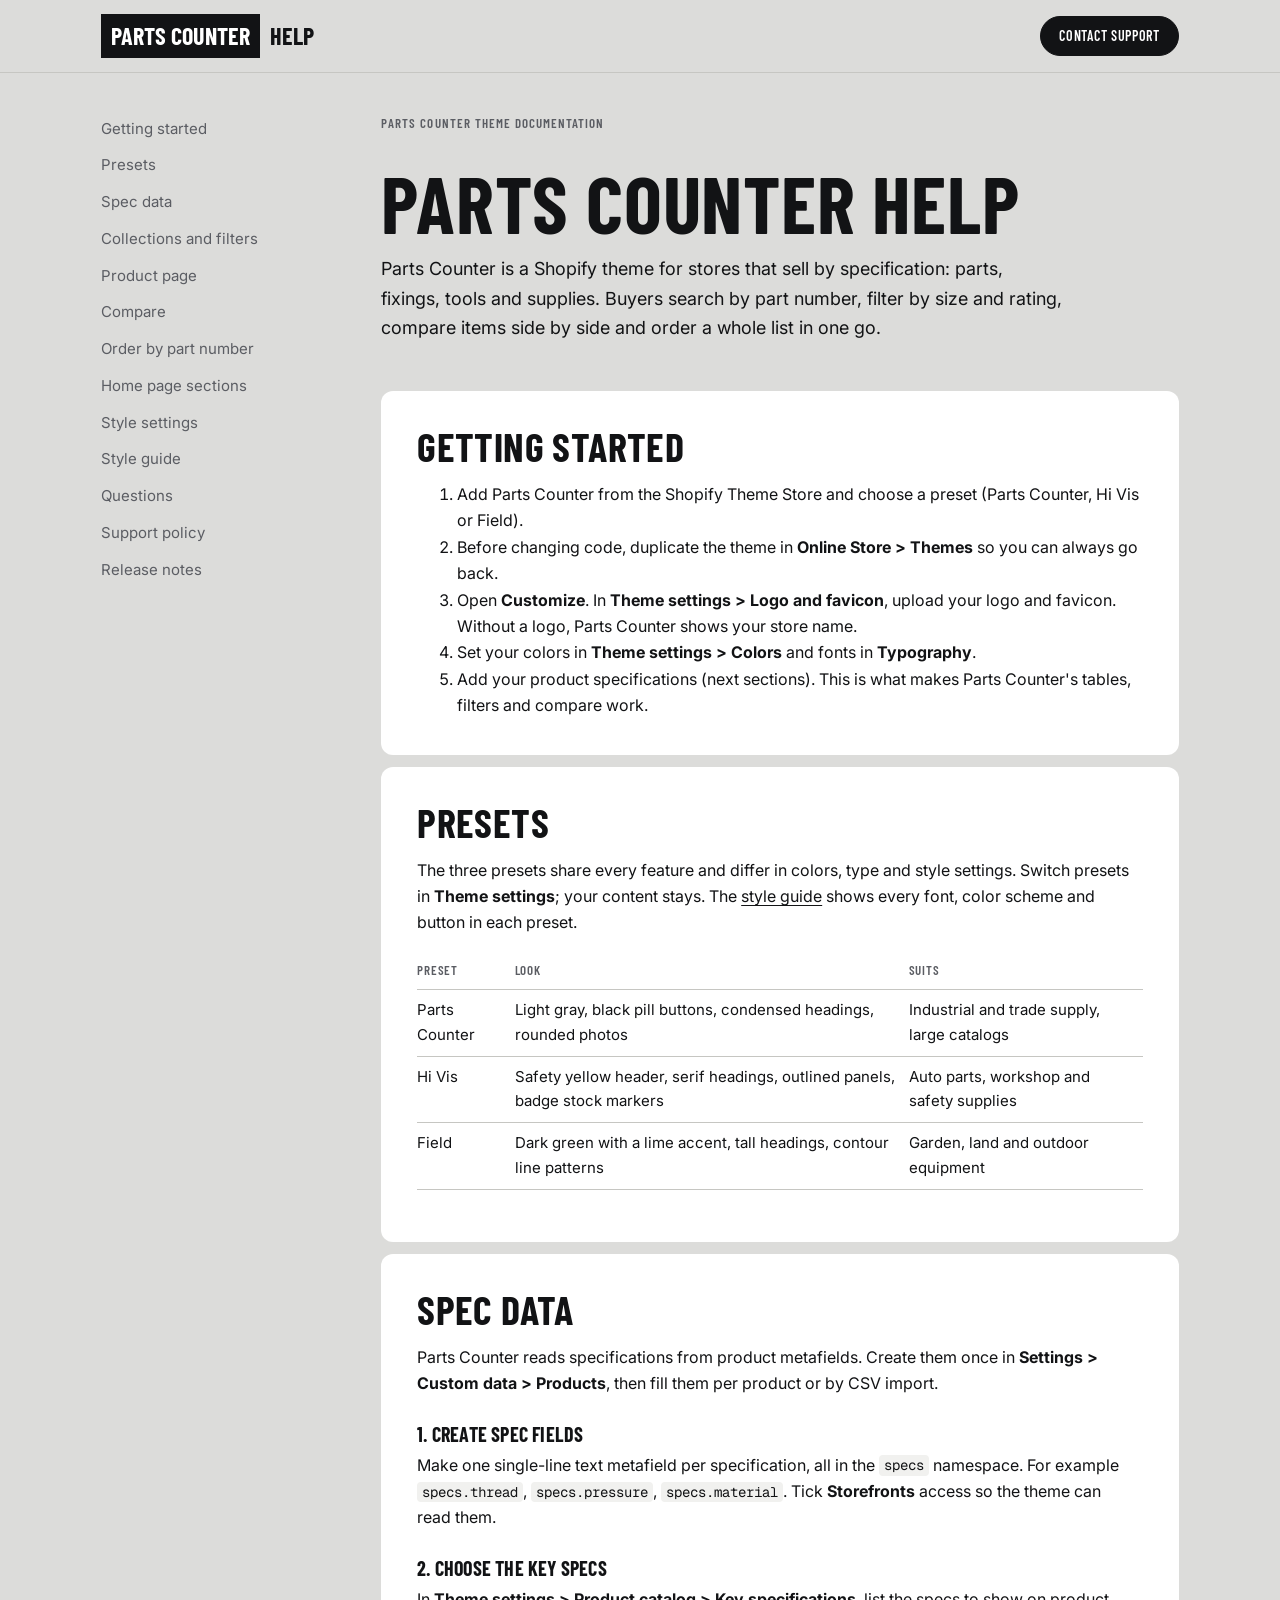
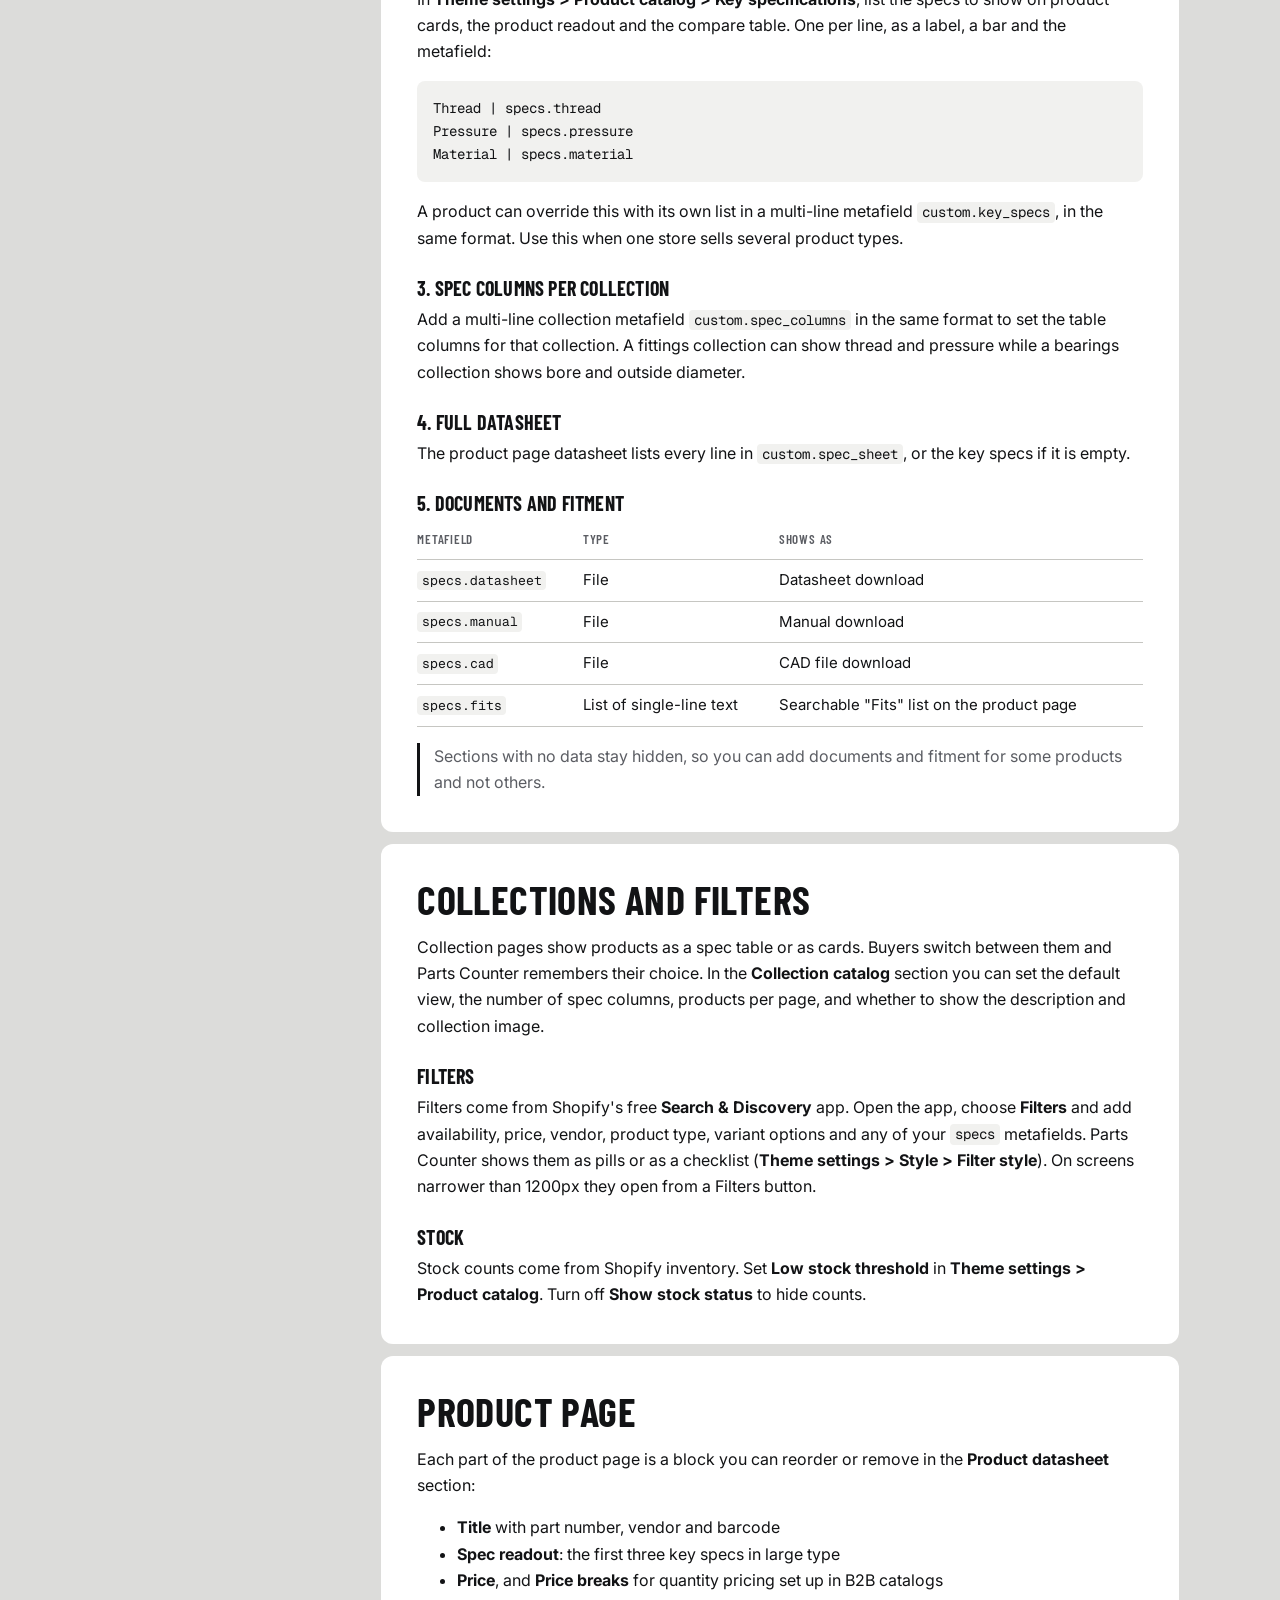
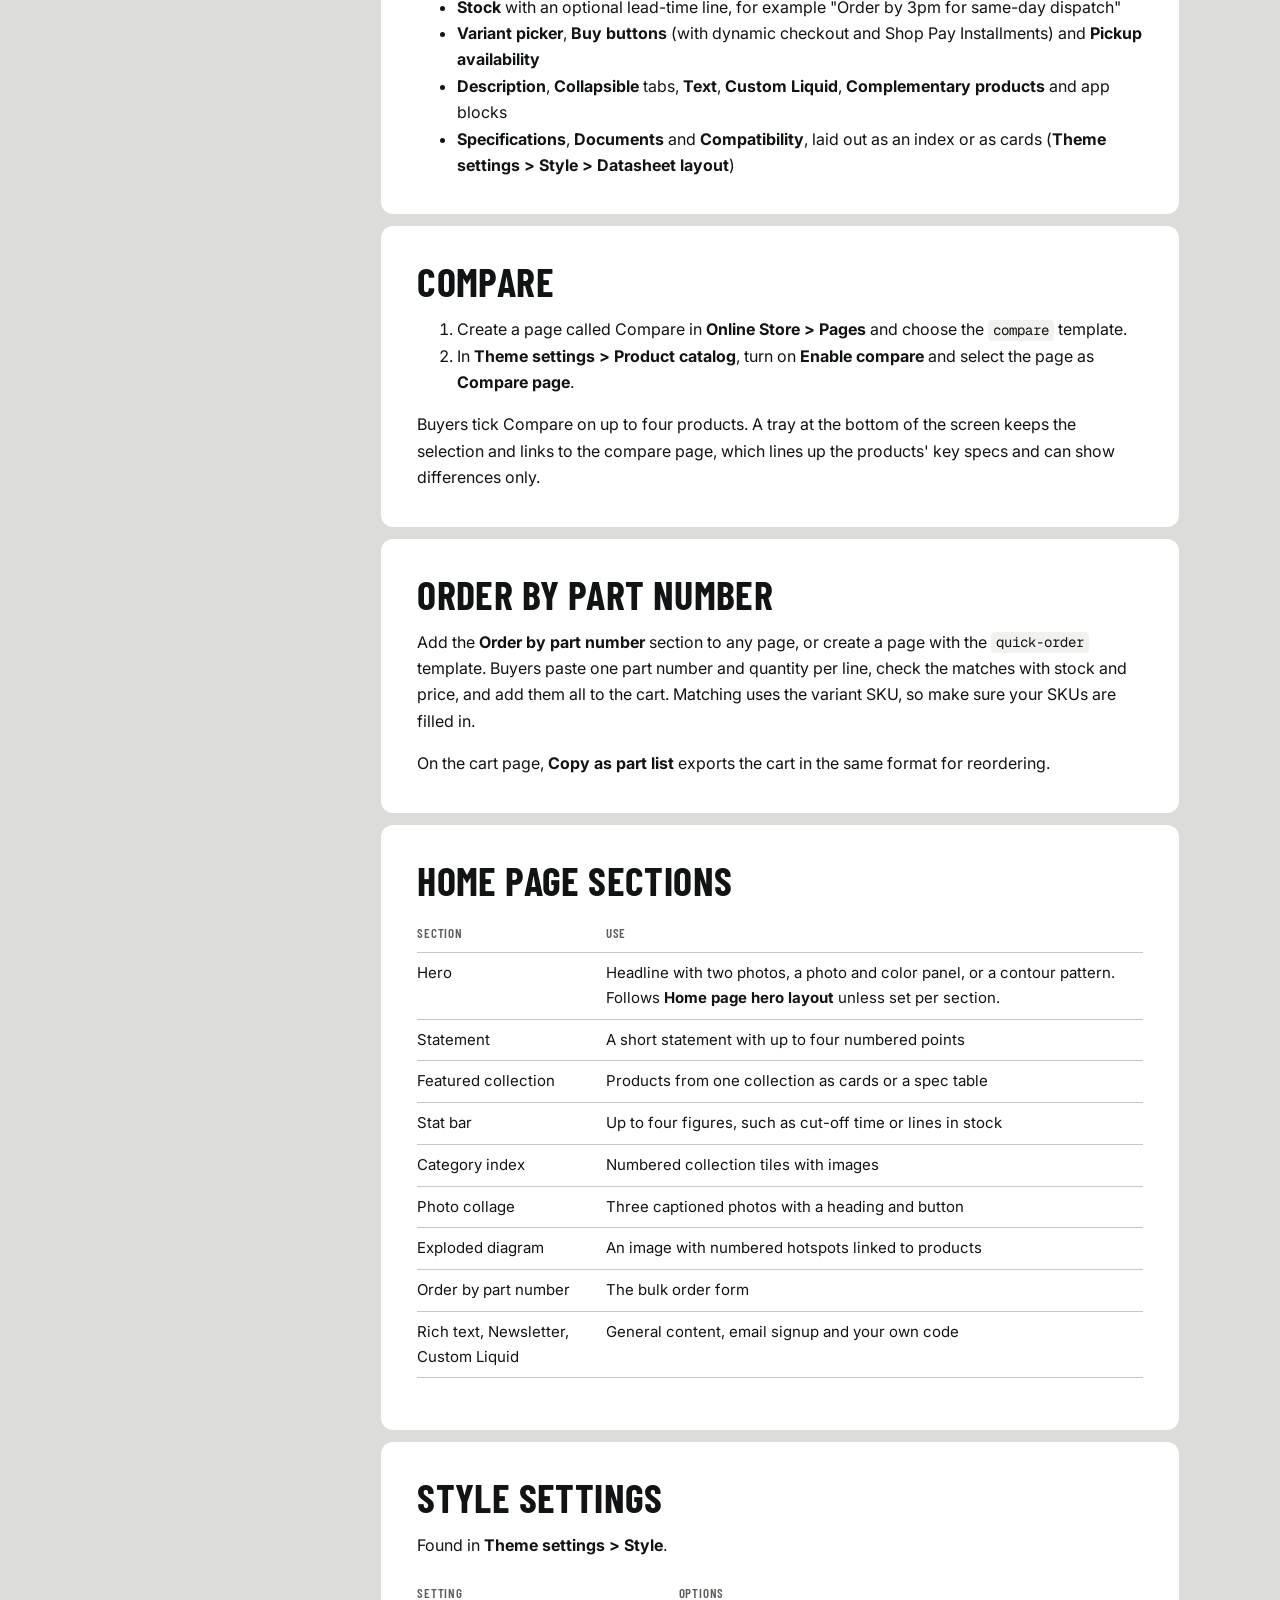
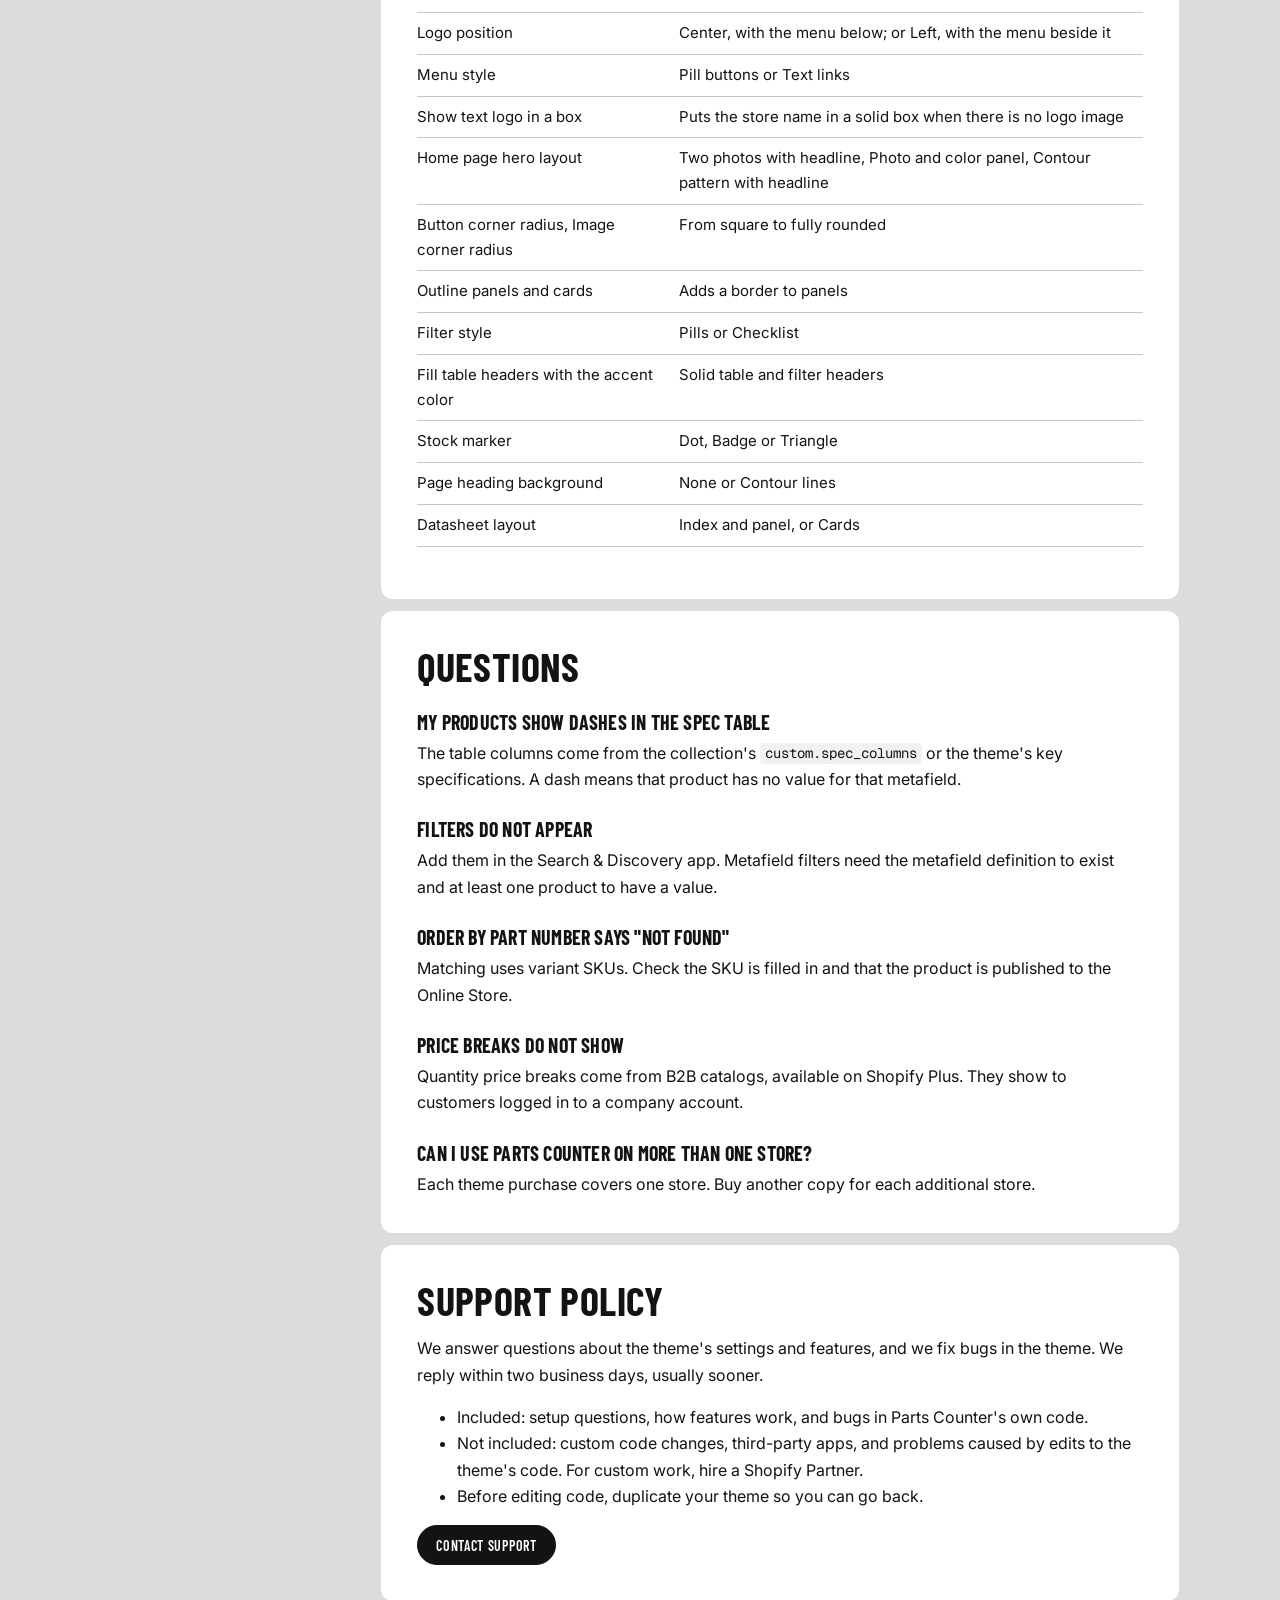
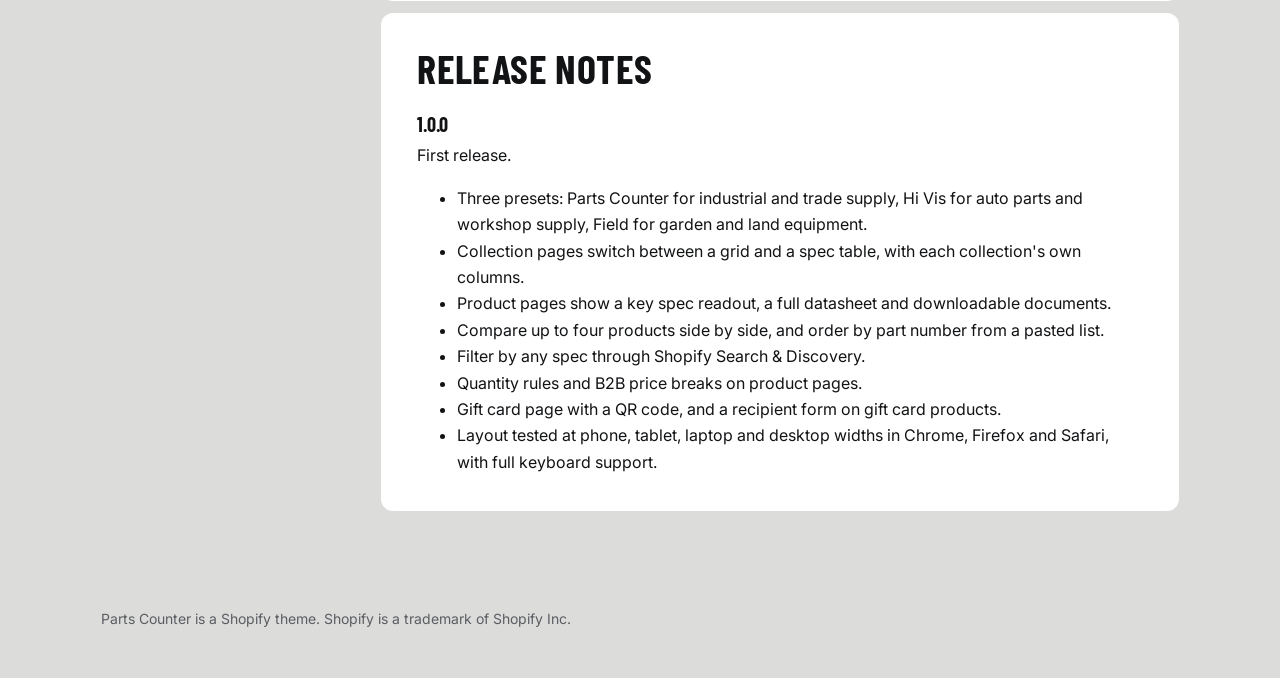
<file: index.html>
<!doctype html>
<html lang="en">
<head>
<meta charset="utf-8">
<meta name="viewport" content="width=device-width, initial-scale=1">
<title>Parts Counter theme help</title>
<meta name="description" content="How to set up and use the Parts Counter Shopify theme: presets, spec data, collections, product pages, compare, order by part number and theme settings.">
<link rel="preconnect" href="https://fonts.googleapis.com">
<link rel="preconnect" href="https://fonts.gstatic.com" crossorigin>
<link rel="stylesheet" href="https://fonts.googleapis.com/css2?family=Barlow+Condensed:wght@600;700&family=Inter:wght@400;600&family=Geist+Mono&display=swap">
<link rel="stylesheet" href="style.css">
</head>
<body>
<header class="top">
  <div class="top__inner">
    <a class="brand" href="index.html"><span>Parts Counter</span> Help</a>
    <a class="pill pill--solid" href="support.html">Contact support</a>
  </div>
</header>

<div class="layout">
  <nav class="toc" aria-label="Contents">
    <a href="#start">Getting started</a>
    <a href="#presets">Presets</a>
    <a href="#spec-data">Spec data</a>
    <a href="#collections">Collections and filters</a>
    <a href="#product">Product page</a>
    <a href="#compare">Compare</a>
    <a href="#quick-order">Order by part number</a>
    <a href="#home">Home page sections</a>
    <a href="#style">Style settings</a>
    <a href="style-guide.html">Style guide</a>
    <a href="#faq">Questions</a>
    <a href="#support">Support policy</a>
    <a href="#releases">Release notes</a>
  </nav>

  <main class="content">
    <div class="hero">
      <p class="label">Parts Counter theme documentation</p>
      <h1>Parts Counter help</h1>
      <p class="lede">Parts Counter is a Shopify theme for stores that sell by specification: parts, fixings, tools and supplies. Buyers search by part number, filter by size and rating, compare items side by side and order a whole list in one go.</p>
    </div>

    <section class="doc" id="start">
      <h2>Getting started</h2>
      <ol>
        <li>Add Parts Counter from the Shopify Theme Store and choose a preset (Parts Counter, Hi Vis or Field).</li>
        <li>Before changing code, duplicate the theme in <strong>Online Store &gt; Themes</strong> so you can always go back.</li>
        <li>Open <strong>Customize</strong>. In <strong>Theme settings &gt; Logo and favicon</strong>, upload your logo and favicon. Without a logo, Parts Counter shows your store name.</li>
        <li>Set your colors in <strong>Theme settings &gt; Colors</strong> and fonts in <strong>Typography</strong>.</li>
        <li>Add your product specifications (next sections). This is what makes Parts Counter's tables, filters and compare work.</li>
      </ol>
    </section>

    <section class="doc" id="presets">
      <h2>Presets</h2>
      <p>The three presets share every feature and differ in colors, type and style settings. Switch presets in <strong>Theme settings</strong>; your content stays. The <a href="style-guide.html">style guide</a> shows every font, color scheme and button in each preset.</p>
      <div class="table-wrap"><table>
        <thead><tr><th>Preset</th><th>Look</th><th>Suits</th></tr></thead>
        <tbody>
          <tr><td>Parts Counter</td><td>Light gray, black pill buttons, condensed headings, rounded photos</td><td>Industrial and trade supply, large catalogs</td></tr>
          <tr><td>Hi Vis</td><td>Safety yellow header, serif headings, outlined panels, badge stock markers</td><td>Auto parts, workshop and safety supplies</td></tr>
          <tr><td>Field</td><td>Dark green with a lime accent, tall headings, contour line patterns</td><td>Garden, land and outdoor equipment</td></tr>
        </tbody>
      </table></div>
    </section>

    <section class="doc" id="spec-data">
      <h2>Spec data</h2>
      <p>Parts Counter reads specifications from product metafields. Create them once in <strong>Settings &gt; Custom data &gt; Products</strong>, then fill them per product or by CSV import.</p>
      <h3>1. Create spec fields</h3>
      <p>Make one single-line text metafield per specification, all in the <code>specs</code> namespace. For example <code>specs.thread</code>, <code>specs.pressure</code>, <code>specs.material</code>. Tick <strong>Storefronts</strong> access so the theme can read them.</p>
      <h3>2. Choose the key specs</h3>
      <p>In <strong>Theme settings &gt; Product catalog &gt; Key specifications</strong>, list the specs to show on product cards, the product readout and the compare table. One per line, as a label, a bar and the metafield:</p>
      <pre>Thread | specs.thread
Pressure | specs.pressure
Material | specs.material</pre>
      <p>A product can override this with its own list in a multi-line metafield <code>custom.key_specs</code>, in the same format. Use this when one store sells several product types.</p>
      <h3>3. Spec columns per collection</h3>
      <p>Add a multi-line collection metafield <code>custom.spec_columns</code> in the same format to set the table columns for that collection. A fittings collection can show thread and pressure while a bearings collection shows bore and outside diameter.</p>
      <h3>4. Full datasheet</h3>
      <p>The product page datasheet lists every line in <code>custom.spec_sheet</code>, or the key specs if it is empty.</p>
      <h3>5. Documents and fitment</h3>
      <div class="table-wrap"><table>
        <thead><tr><th>Metafield</th><th>Type</th><th>Shows as</th></tr></thead>
        <tbody>
          <tr><td><code>specs.datasheet</code></td><td>File</td><td>Datasheet download</td></tr>
          <tr><td><code>specs.manual</code></td><td>File</td><td>Manual download</td></tr>
          <tr><td><code>specs.cad</code></td><td>File</td><td>CAD file download</td></tr>
          <tr><td><code>specs.fits</code></td><td>List of single-line text</td><td>Searchable "Fits" list on the product page</td></tr>
        </tbody>
      </table></div>
      <p class="note">Sections with no data stay hidden, so you can add documents and fitment for some products and not others.</p>
    </section>

    <section class="doc" id="collections">
      <h2>Collections and filters</h2>
      <p>Collection pages show products as a spec table or as cards. Buyers switch between them and Parts Counter remembers their choice. In the <strong>Collection catalog</strong> section you can set the default view, the number of spec columns, products per page, and whether to show the description and collection image.</p>
      <h3>Filters</h3>
      <p>Filters come from Shopify's free <strong>Search &amp; Discovery</strong> app. Open the app, choose <strong>Filters</strong> and add availability, price, vendor, product type, variant options and any of your <code>specs</code> metafields. Parts Counter shows them as pills or as a checklist (<strong>Theme settings &gt; Style &gt; Filter style</strong>). On screens narrower than 1200px they open from a Filters button.</p>
      <h3>Stock</h3>
      <p>Stock counts come from Shopify inventory. Set <strong>Low stock threshold</strong> in <strong>Theme settings &gt; Product catalog</strong>. Turn off <strong>Show stock status</strong> to hide counts.</p>
    </section>

    <section class="doc" id="product">
      <h2>Product page</h2>
      <p>Each part of the product page is a block you can reorder or remove in the <strong>Product datasheet</strong> section:</p>
      <ul>
        <li><strong>Title</strong> with part number, vendor and barcode</li>
        <li><strong>Spec readout</strong>: the first three key specs in large type</li>
        <li><strong>Price</strong>, and <strong>Price breaks</strong> for quantity pricing set up in B2B catalogs</li>
        <li><strong>Stock</strong> with an optional lead-time line, for example "Order by 3pm for same-day dispatch"</li>
        <li><strong>Variant picker</strong>, <strong>Buy buttons</strong> (with dynamic checkout and Shop Pay Installments) and <strong>Pickup availability</strong></li>
        <li><strong>Description</strong>, <strong>Collapsible</strong> tabs, <strong>Text</strong>, <strong>Custom Liquid</strong>, <strong>Complementary products</strong> and app blocks</li>
        <li><strong>Specifications</strong>, <strong>Documents</strong> and <strong>Compatibility</strong>, laid out as an index or as cards (<strong>Theme settings &gt; Style &gt; Datasheet layout</strong>)</li>
      </ul>
    </section>

    <section class="doc" id="compare">
      <h2>Compare</h2>
      <ol>
        <li>Create a page called Compare in <strong>Online Store &gt; Pages</strong> and choose the <code>compare</code> template.</li>
        <li>In <strong>Theme settings &gt; Product catalog</strong>, turn on <strong>Enable compare</strong> and select the page as <strong>Compare page</strong>.</li>
      </ol>
      <p>Buyers tick Compare on up to four products. A tray at the bottom of the screen keeps the selection and links to the compare page, which lines up the products' key specs and can show differences only.</p>
    </section>

    <section class="doc" id="quick-order">
      <h2>Order by part number</h2>
      <p>Add the <strong>Order by part number</strong> section to any page, or create a page with the <code>quick-order</code> template. Buyers paste one part number and quantity per line, check the matches with stock and price, and add them all to the cart. Matching uses the variant SKU, so make sure your SKUs are filled in.</p>
      <p>On the cart page, <strong>Copy as part list</strong> exports the cart in the same format for reordering.</p>
    </section>

    <section class="doc" id="home">
      <h2>Home page sections</h2>
      <div class="table-wrap"><table>
        <thead><tr><th>Section</th><th>Use</th></tr></thead>
        <tbody>
          <tr><td>Hero</td><td>Headline with two photos, a photo and color panel, or a contour pattern. Follows <strong>Home page hero layout</strong> unless set per section.</td></tr>
          <tr><td>Statement</td><td>A short statement with up to four numbered points</td></tr>
          <tr><td>Featured collection</td><td>Products from one collection as cards or a spec table</td></tr>
          <tr><td>Stat bar</td><td>Up to four figures, such as cut-off time or lines in stock</td></tr>
          <tr><td>Category index</td><td>Numbered collection tiles with images</td></tr>
          <tr><td>Photo collage</td><td>Three captioned photos with a heading and button</td></tr>
          <tr><td>Exploded diagram</td><td>An image with numbered hotspots linked to products</td></tr>
          <tr><td>Order by part number</td><td>The bulk order form</td></tr>
          <tr><td>Rich text, Newsletter, Custom Liquid</td><td>General content, email signup and your own code</td></tr>
        </tbody>
      </table></div>
    </section>

    <section class="doc" id="style">
      <h2>Style settings</h2>
      <p>Found in <strong>Theme settings &gt; Style</strong>.</p>
      <div class="table-wrap"><table>
        <thead><tr><th>Setting</th><th>Options</th></tr></thead>
        <tbody>
          <tr><td>Logo position</td><td>Center, with the menu below; or Left, with the menu beside it</td></tr>
          <tr><td>Menu style</td><td>Pill buttons or Text links</td></tr>
          <tr><td>Show text logo in a box</td><td>Puts the store name in a solid box when there is no logo image</td></tr>
          <tr><td>Home page hero layout</td><td>Two photos with headline, Photo and color panel, Contour pattern with headline</td></tr>
          <tr><td>Button corner radius, Image corner radius</td><td>From square to fully rounded</td></tr>
          <tr><td>Outline panels and cards</td><td>Adds a border to panels</td></tr>
          <tr><td>Filter style</td><td>Pills or Checklist</td></tr>
          <tr><td>Fill table headers with the accent color</td><td>Solid table and filter headers</td></tr>
          <tr><td>Stock marker</td><td>Dot, Badge or Triangle</td></tr>
          <tr><td>Page heading background</td><td>None or Contour lines</td></tr>
          <tr><td>Datasheet layout</td><td>Index and panel, or Cards</td></tr>
        </tbody>
      </table></div>
    </section>

    <section class="doc" id="faq">
      <h2>Questions</h2>
      <h3>My products show dashes in the spec table</h3>
      <p>The table columns come from the collection's <code>custom.spec_columns</code> or the theme's key specifications. A dash means that product has no value for that metafield.</p>
      <h3>Filters do not appear</h3>
      <p>Add them in the Search &amp; Discovery app. Metafield filters need the metafield definition to exist and at least one product to have a value.</p>
      <h3>Order by part number says "Not found"</h3>
      <p>Matching uses variant SKUs. Check the SKU is filled in and that the product is published to the Online Store.</p>
      <h3>Price breaks do not show</h3>
      <p>Quantity price breaks come from B2B catalogs, available on Shopify Plus. They show to customers logged in to a company account.</p>
      <h3>Can I use Parts Counter on more than one store?</h3>
      <p>Each theme purchase covers one store. Buy another copy for each additional store.</p>
    </section>

    <section class="doc" id="support">
      <h2>Support policy</h2>
      <p>We answer questions about the theme's settings and features, and we fix bugs in the theme. We reply within two business days, usually sooner.</p>
      <ul>
        <li>Included: setup questions, how features work, and bugs in Parts Counter's own code.</li>
        <li>Not included: custom code changes, third-party apps, and problems caused by edits to the theme's code. For custom work, hire a Shopify Partner.</li>
        <li>Before editing code, duplicate your theme so you can go back.</li>
      </ul>
      <p><a class="pill pill--solid" href="support.html">Contact support</a></p>
    </section>

    <section class="doc" id="releases">
      <h2>Release notes</h2>
      <h3>1.0.0</h3>
      <p>First release.</p>
      <ul>
        <li>Three presets: Parts Counter for industrial and trade supply, Hi Vis for auto parts and workshop supply, Field for garden and land equipment.</li>
        <li>Collection pages switch between a grid and a spec table, with each collection's own columns.</li>
        <li>Product pages show a key spec readout, a full datasheet and downloadable documents.</li>
        <li>Compare up to four products side by side, and order by part number from a pasted list.</li>
        <li>Filter by any spec through Shopify Search &amp; Discovery.</li>
        <li>Quantity rules and B2B price breaks on product pages.</li>
        <li>Gift card page with a QR code, and a recipient form on gift card products.</li>
        <li>Layout tested at phone, tablet, laptop and desktop widths in Chrome, Firefox and Safari, with full keyboard support.</li>
      </ul>
    </section>
  </main>
</div>
<footer>Parts Counter is a Shopify theme. Shopify is a trademark of Shopify Inc.</footer>
</body>
</html>
</file>
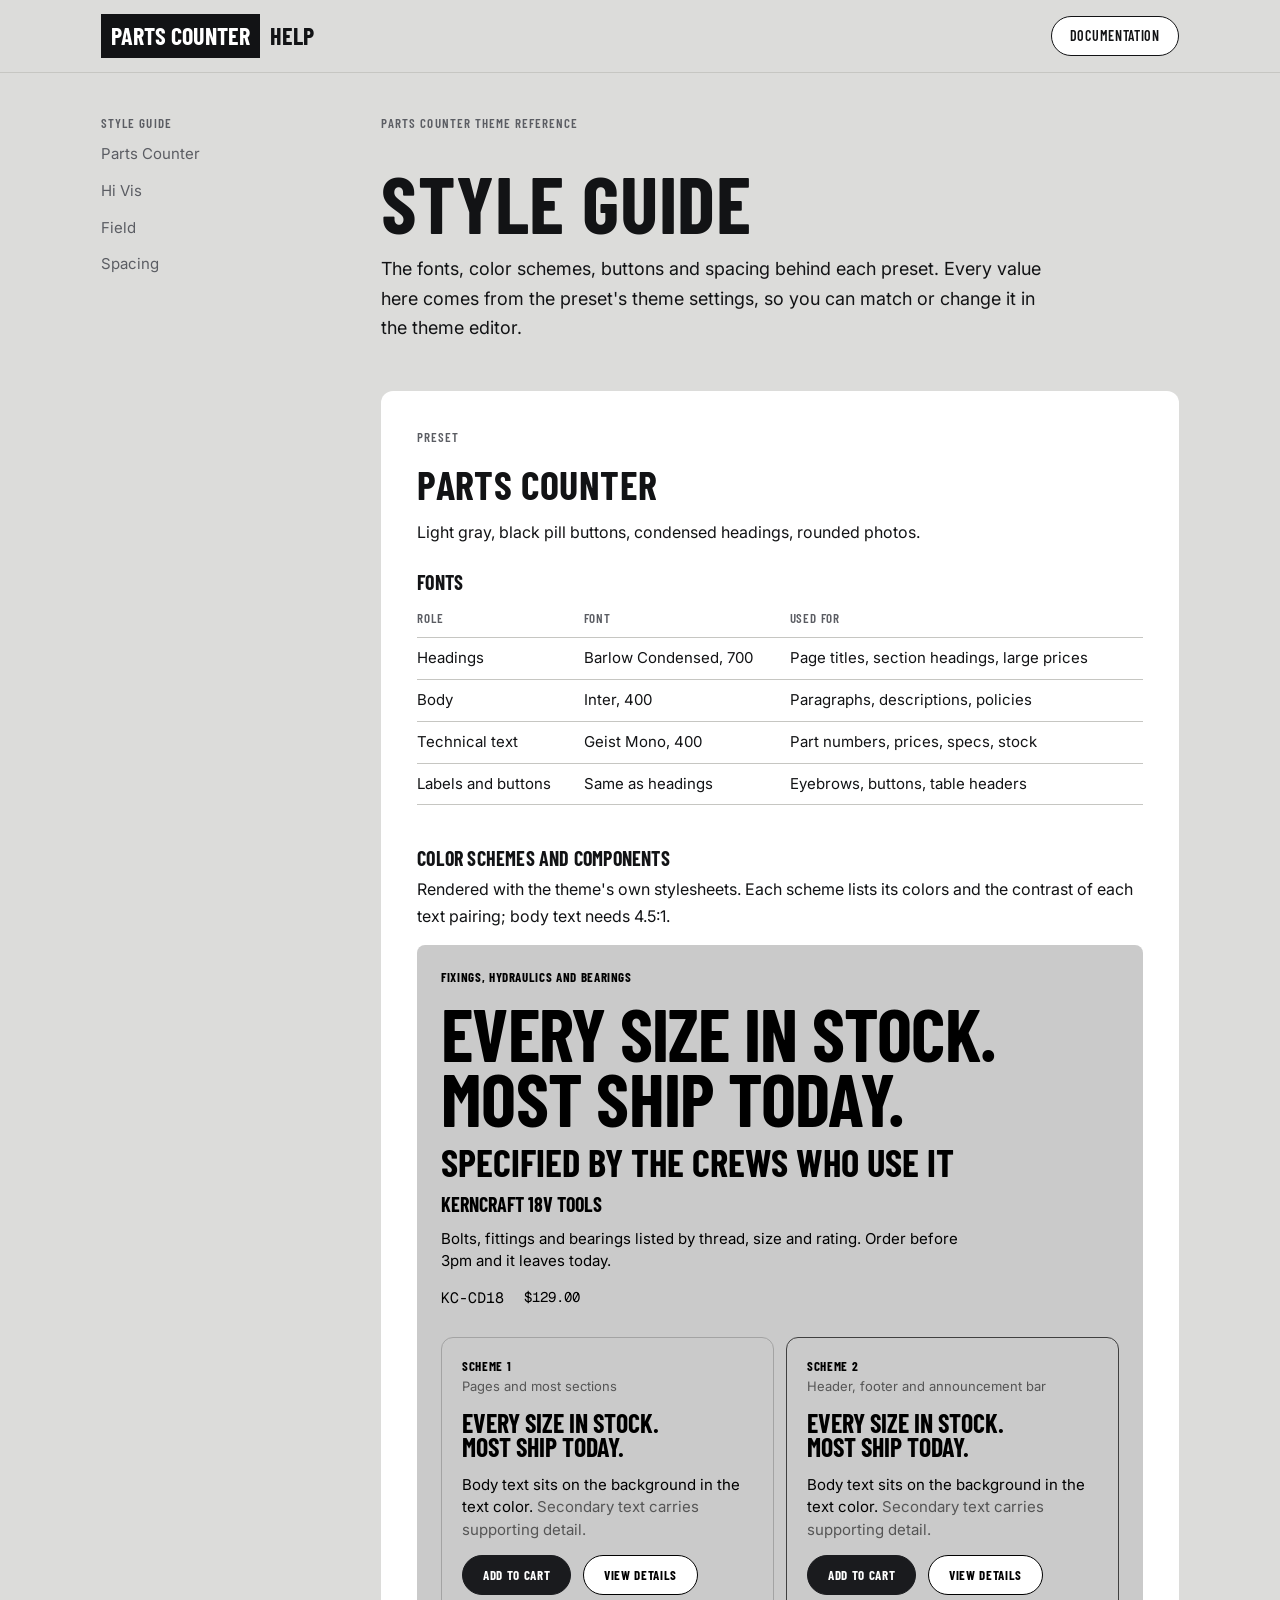
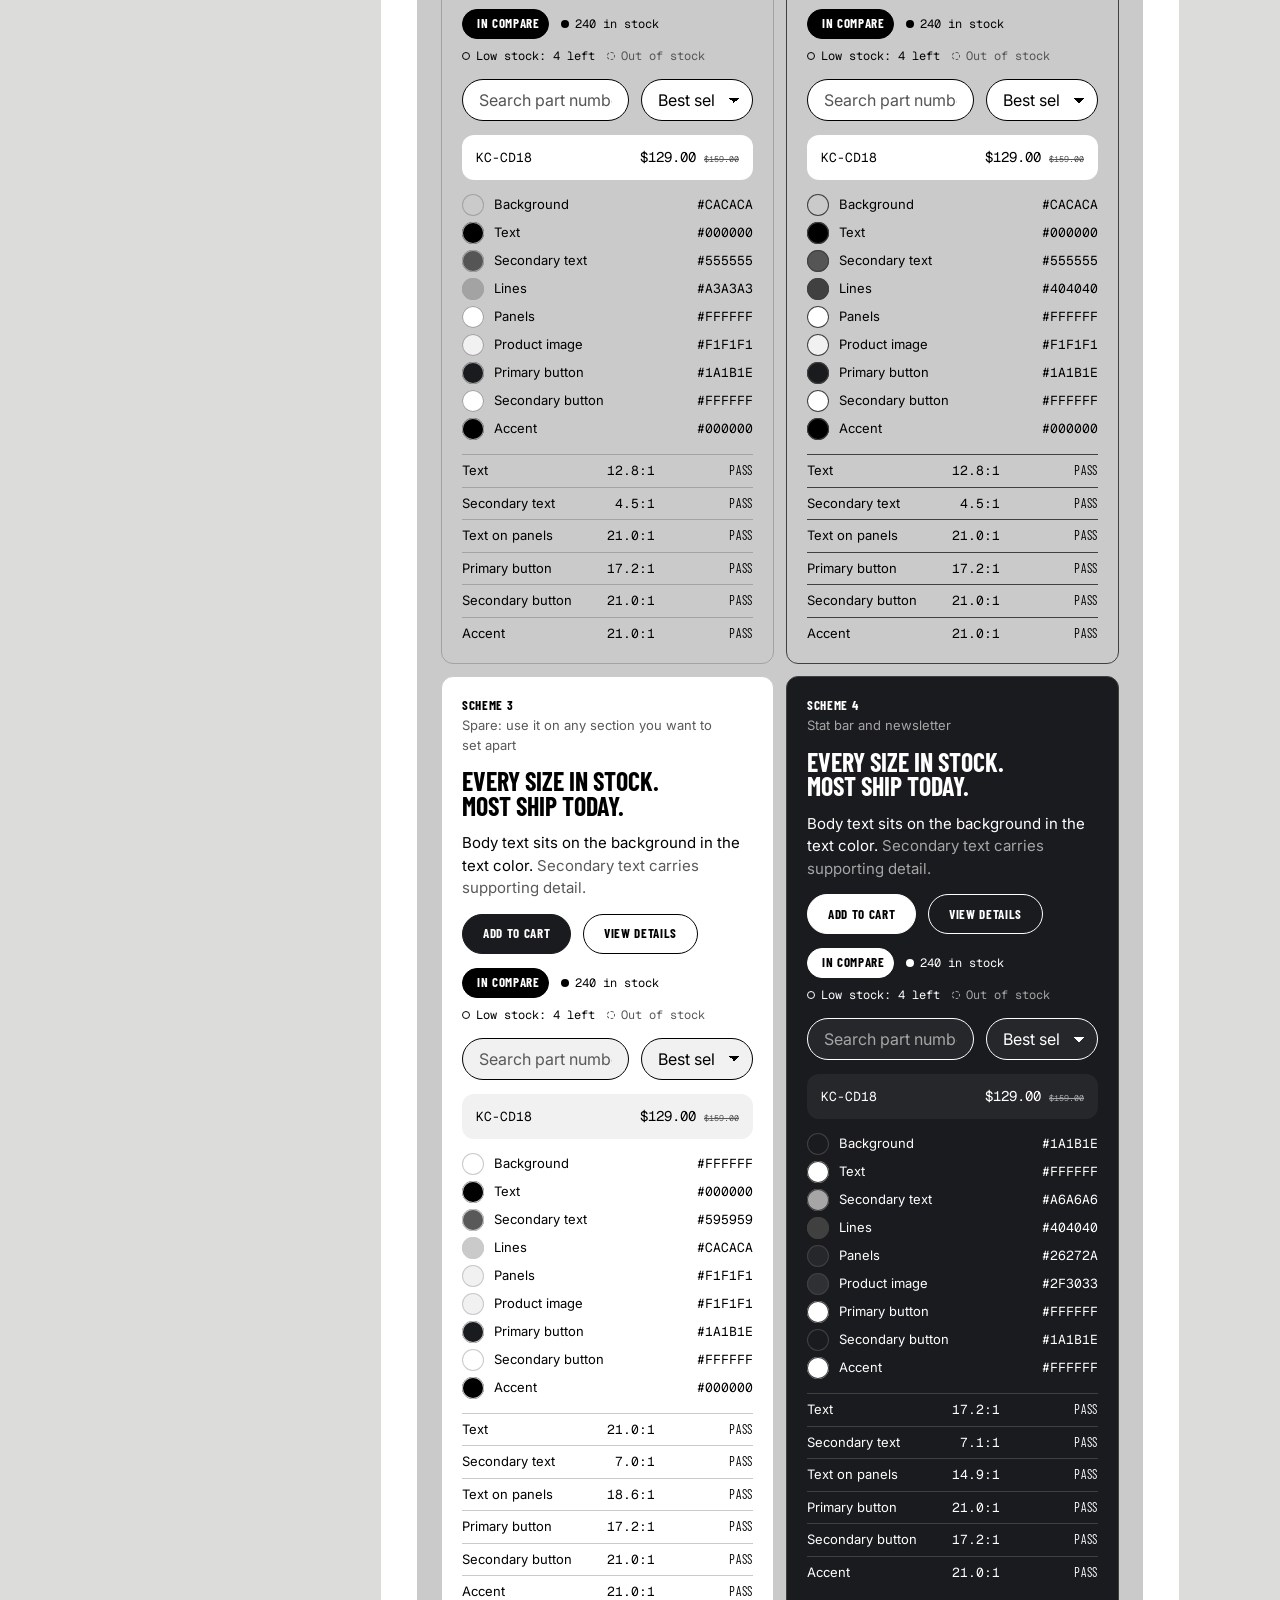
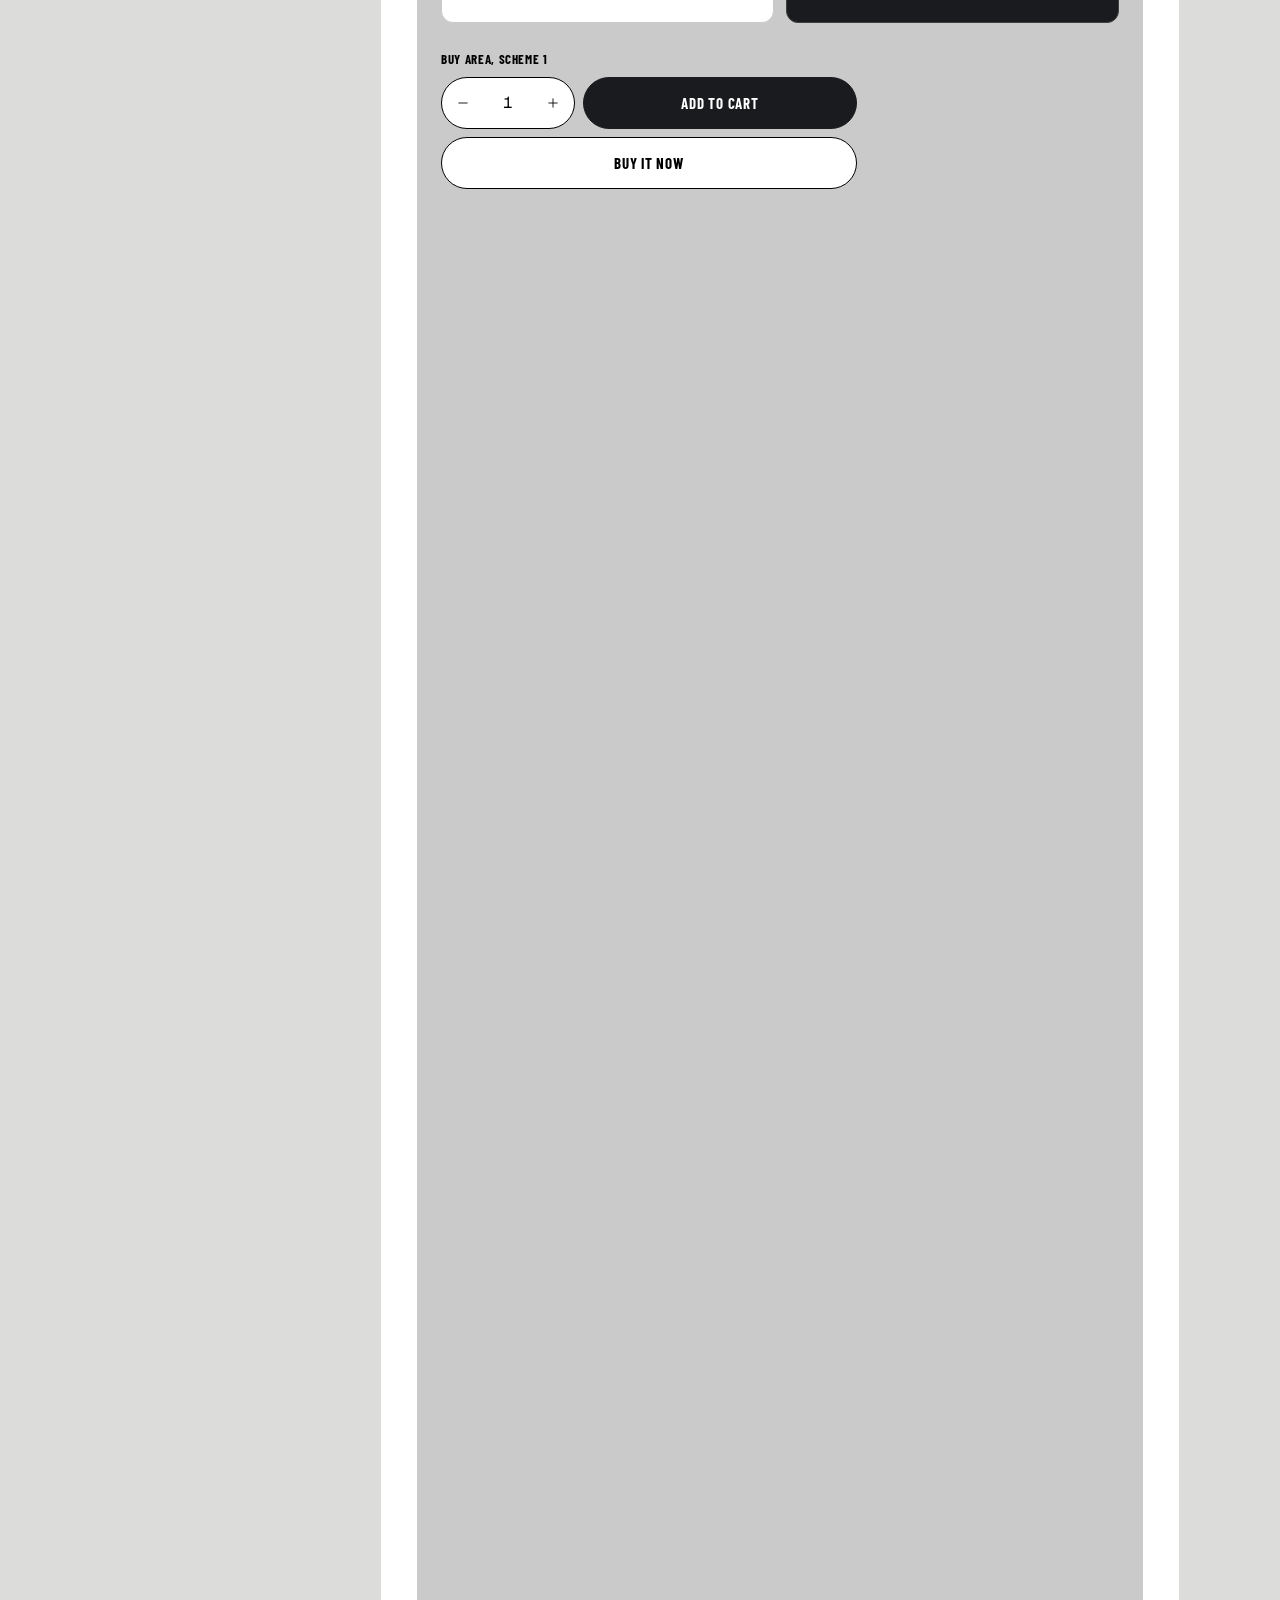
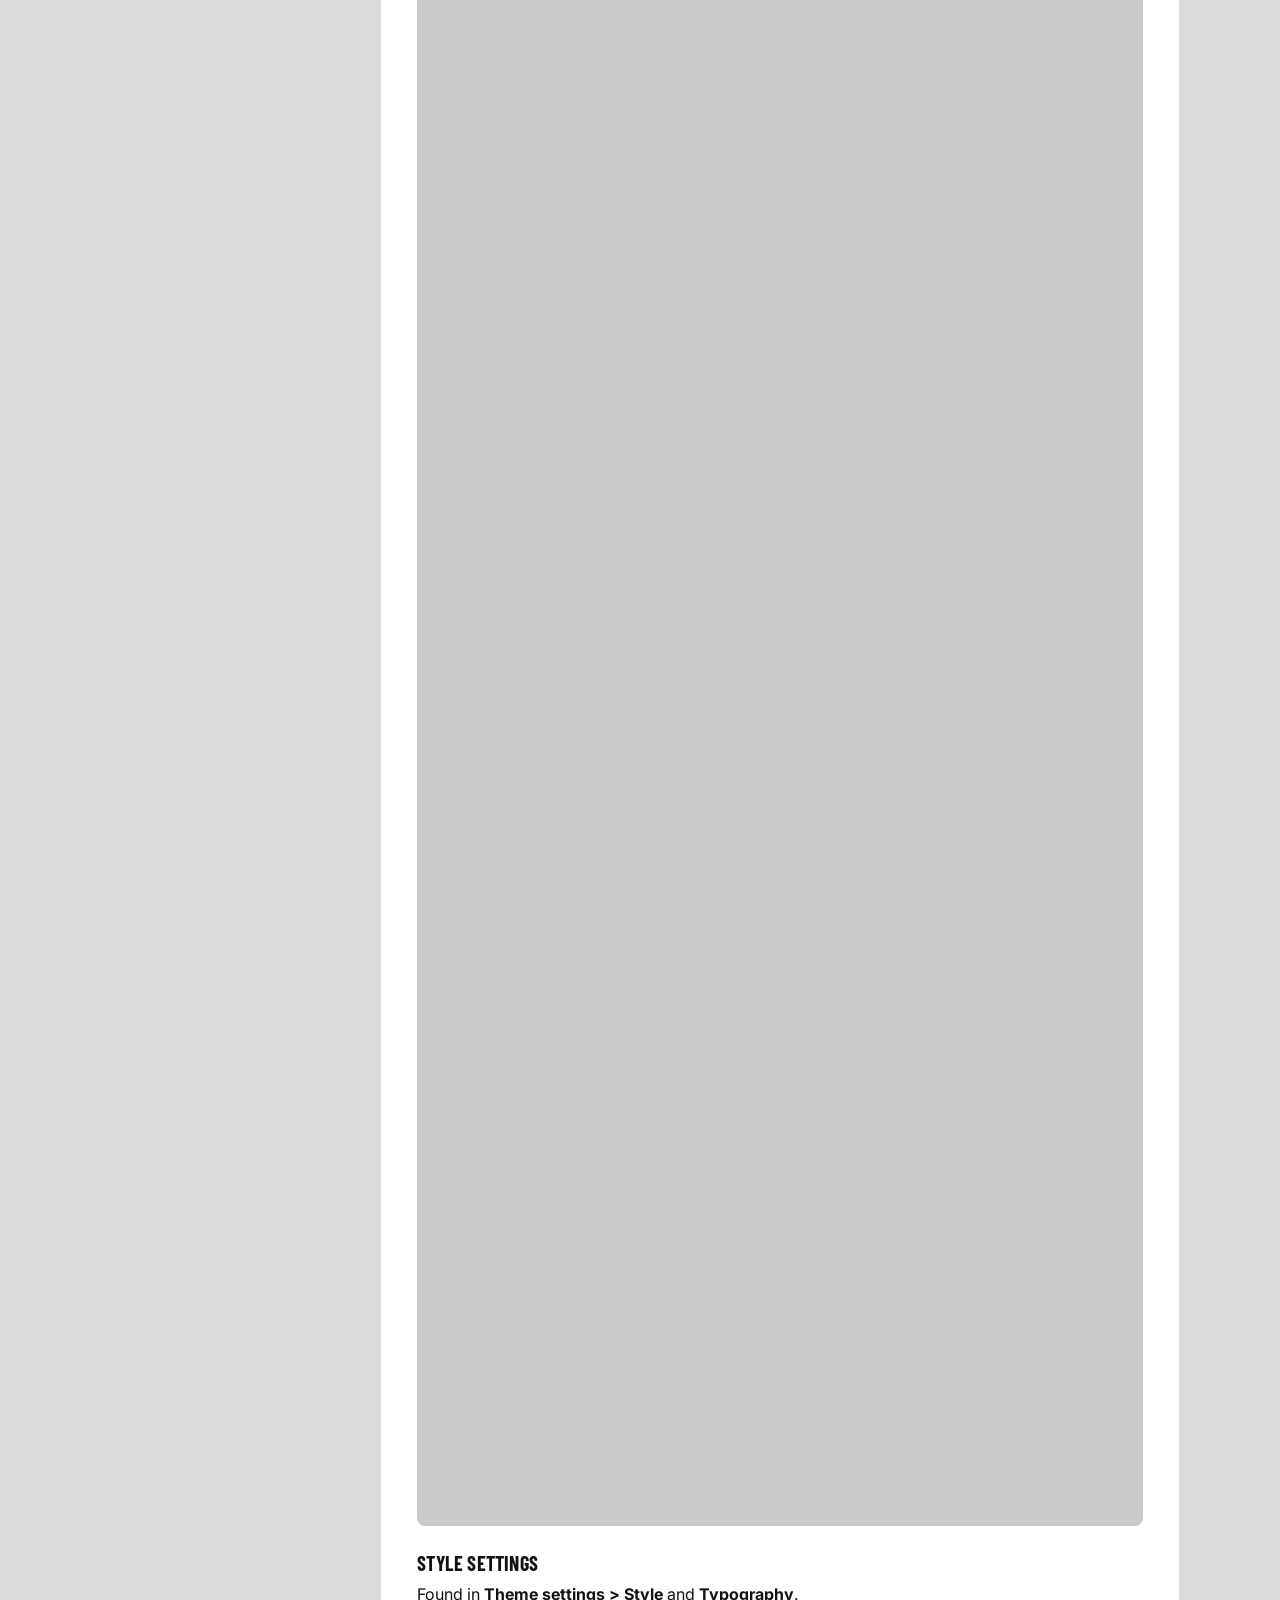
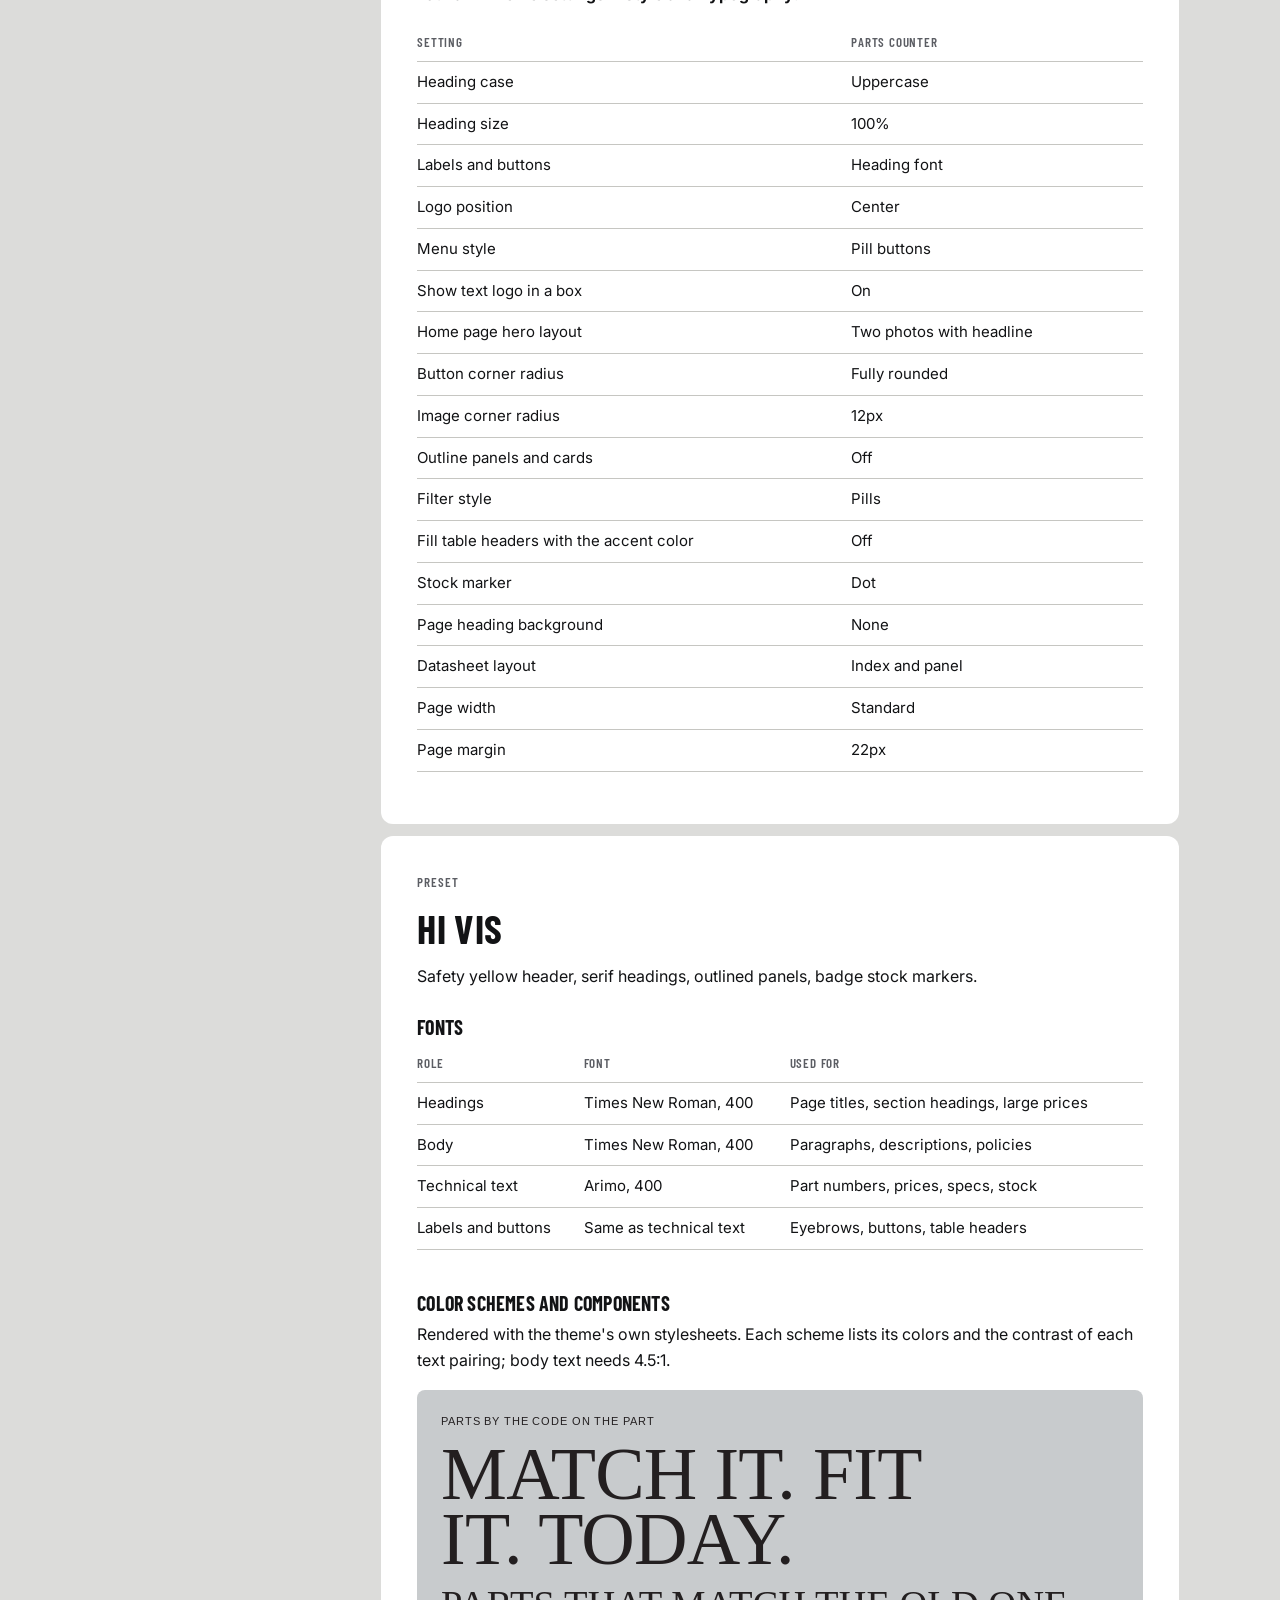
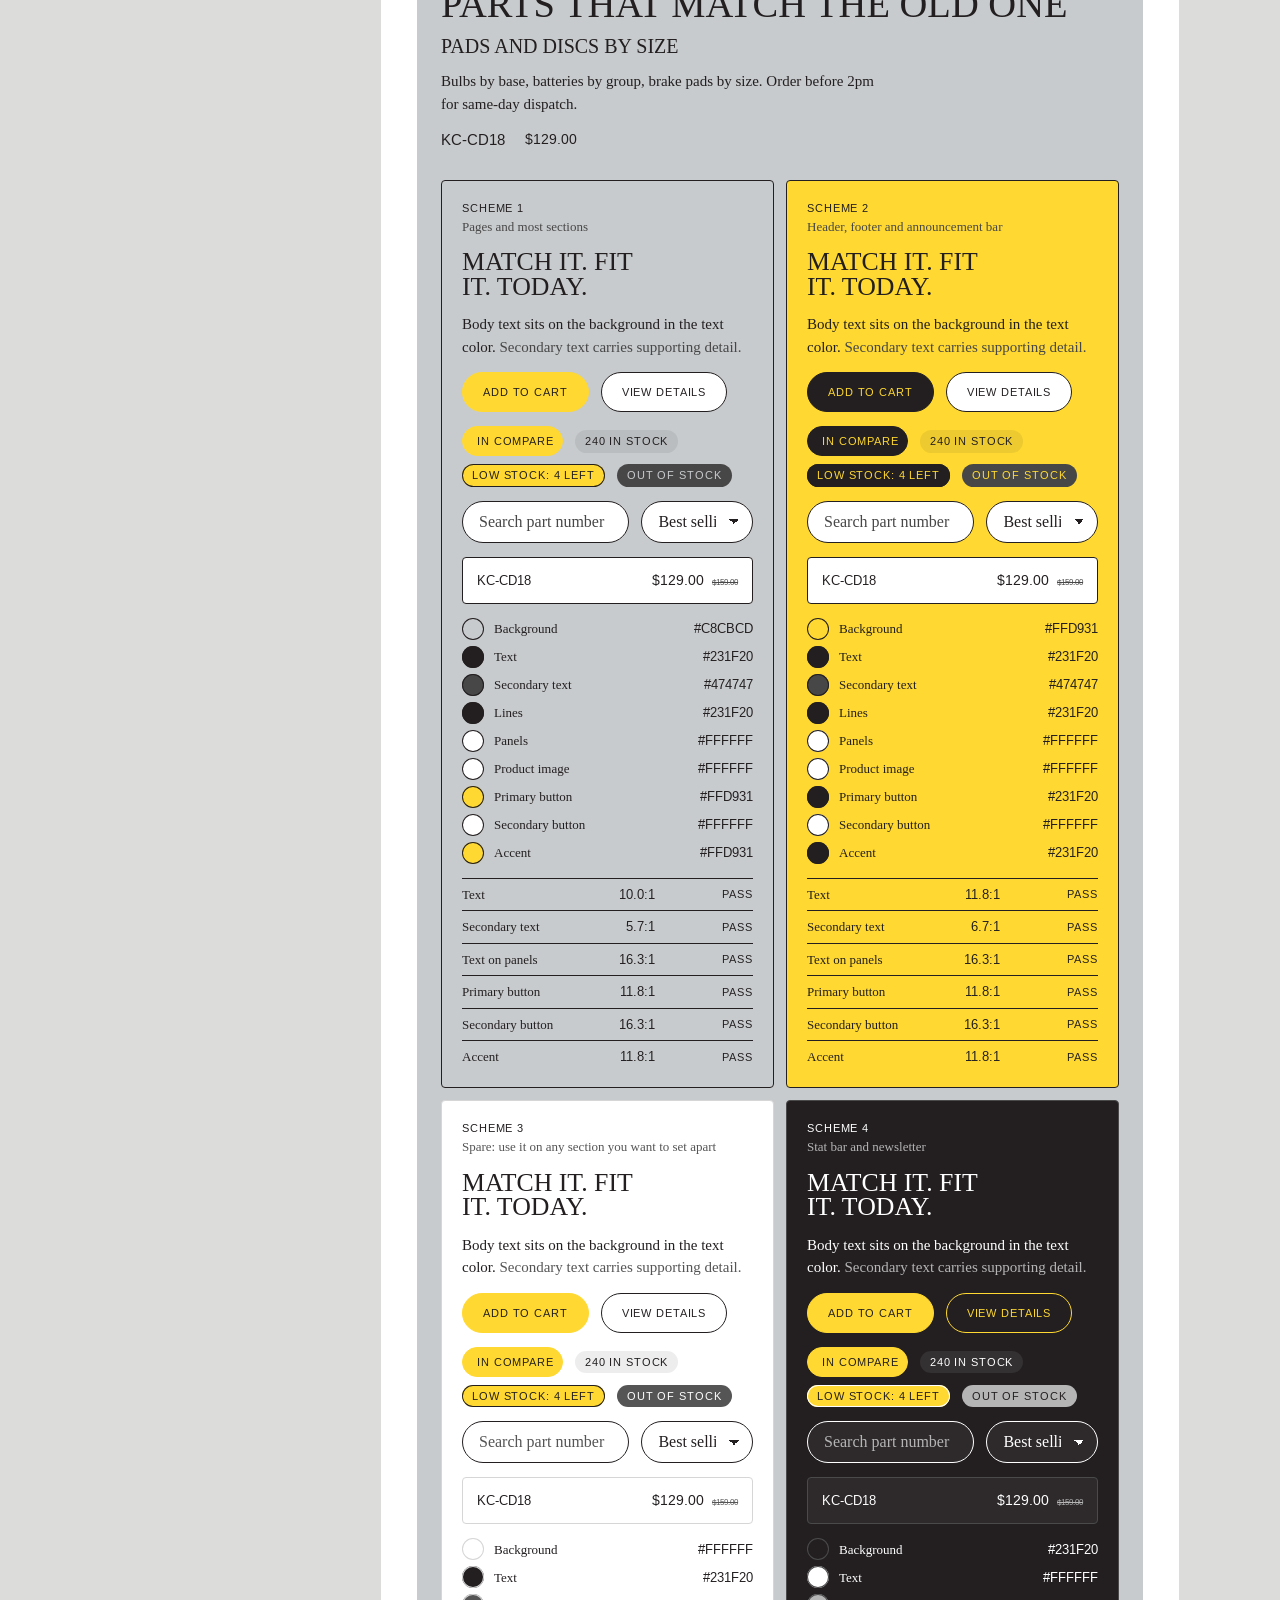
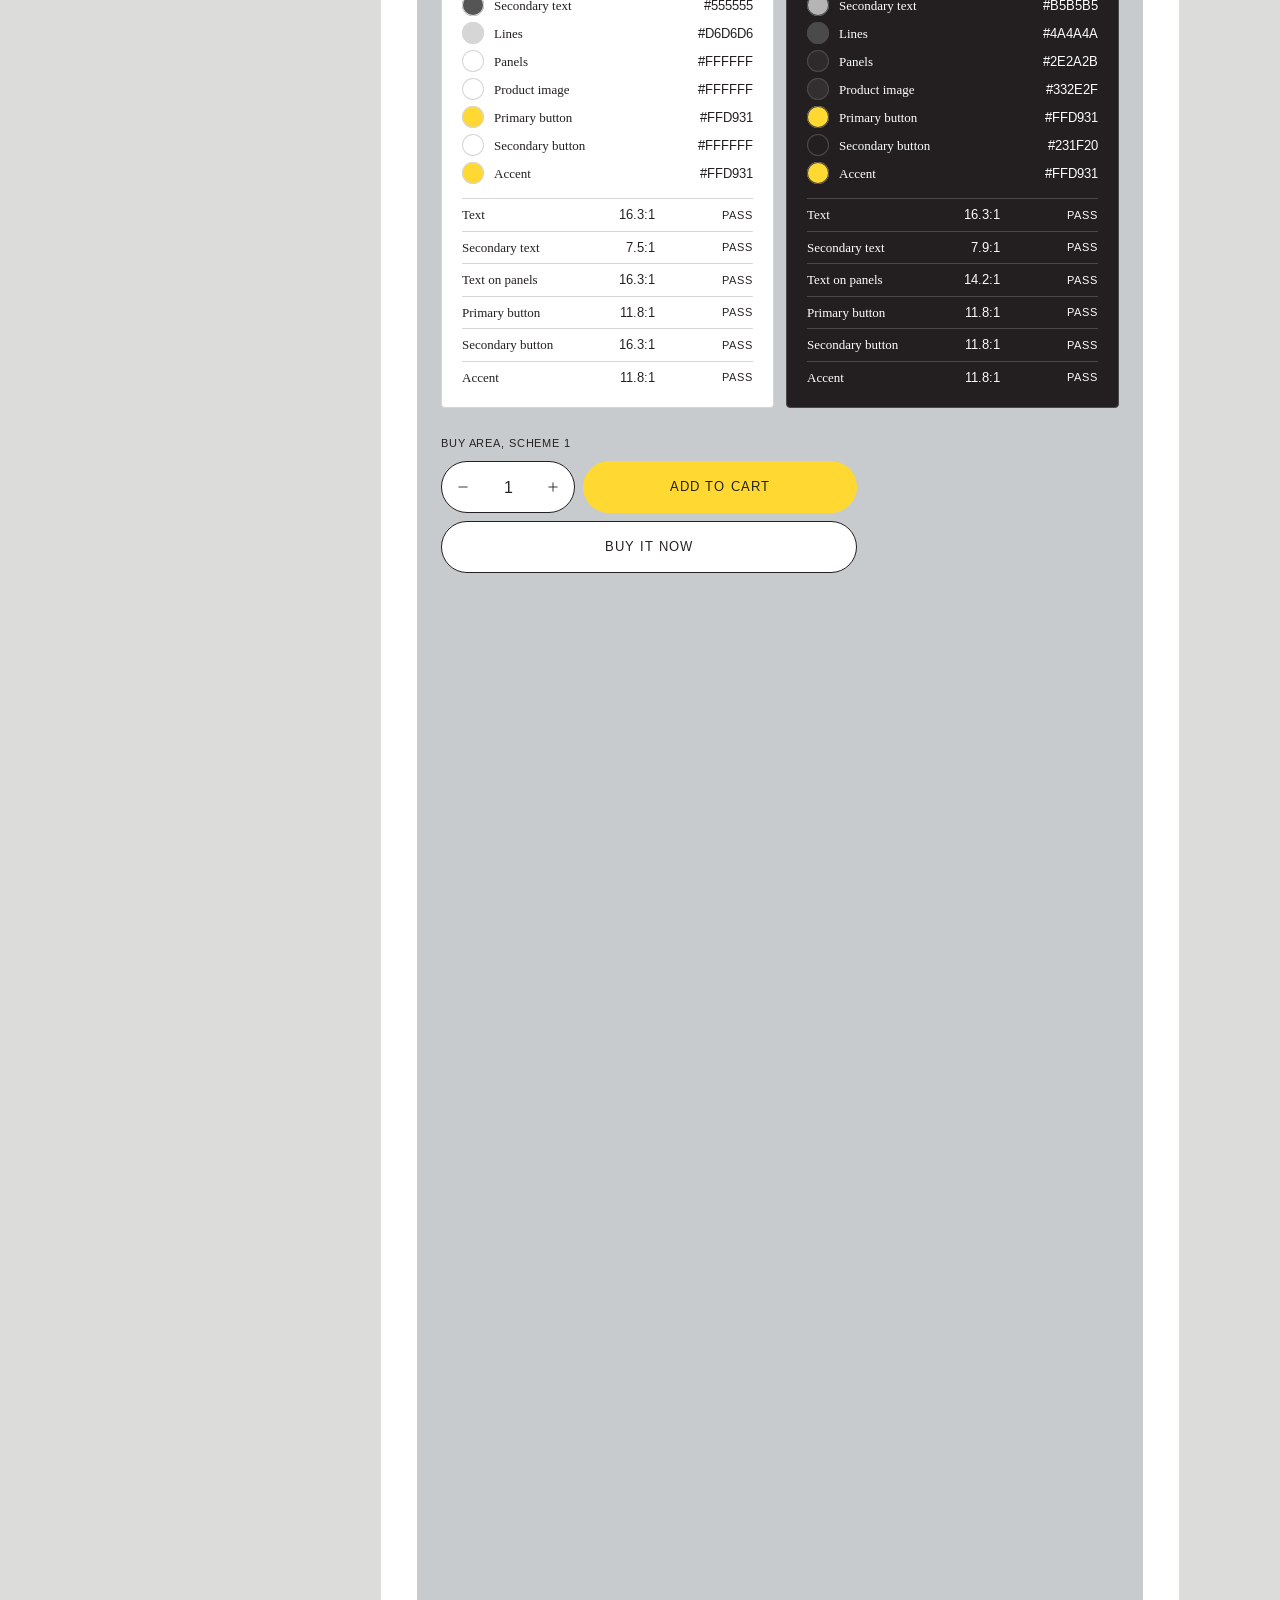
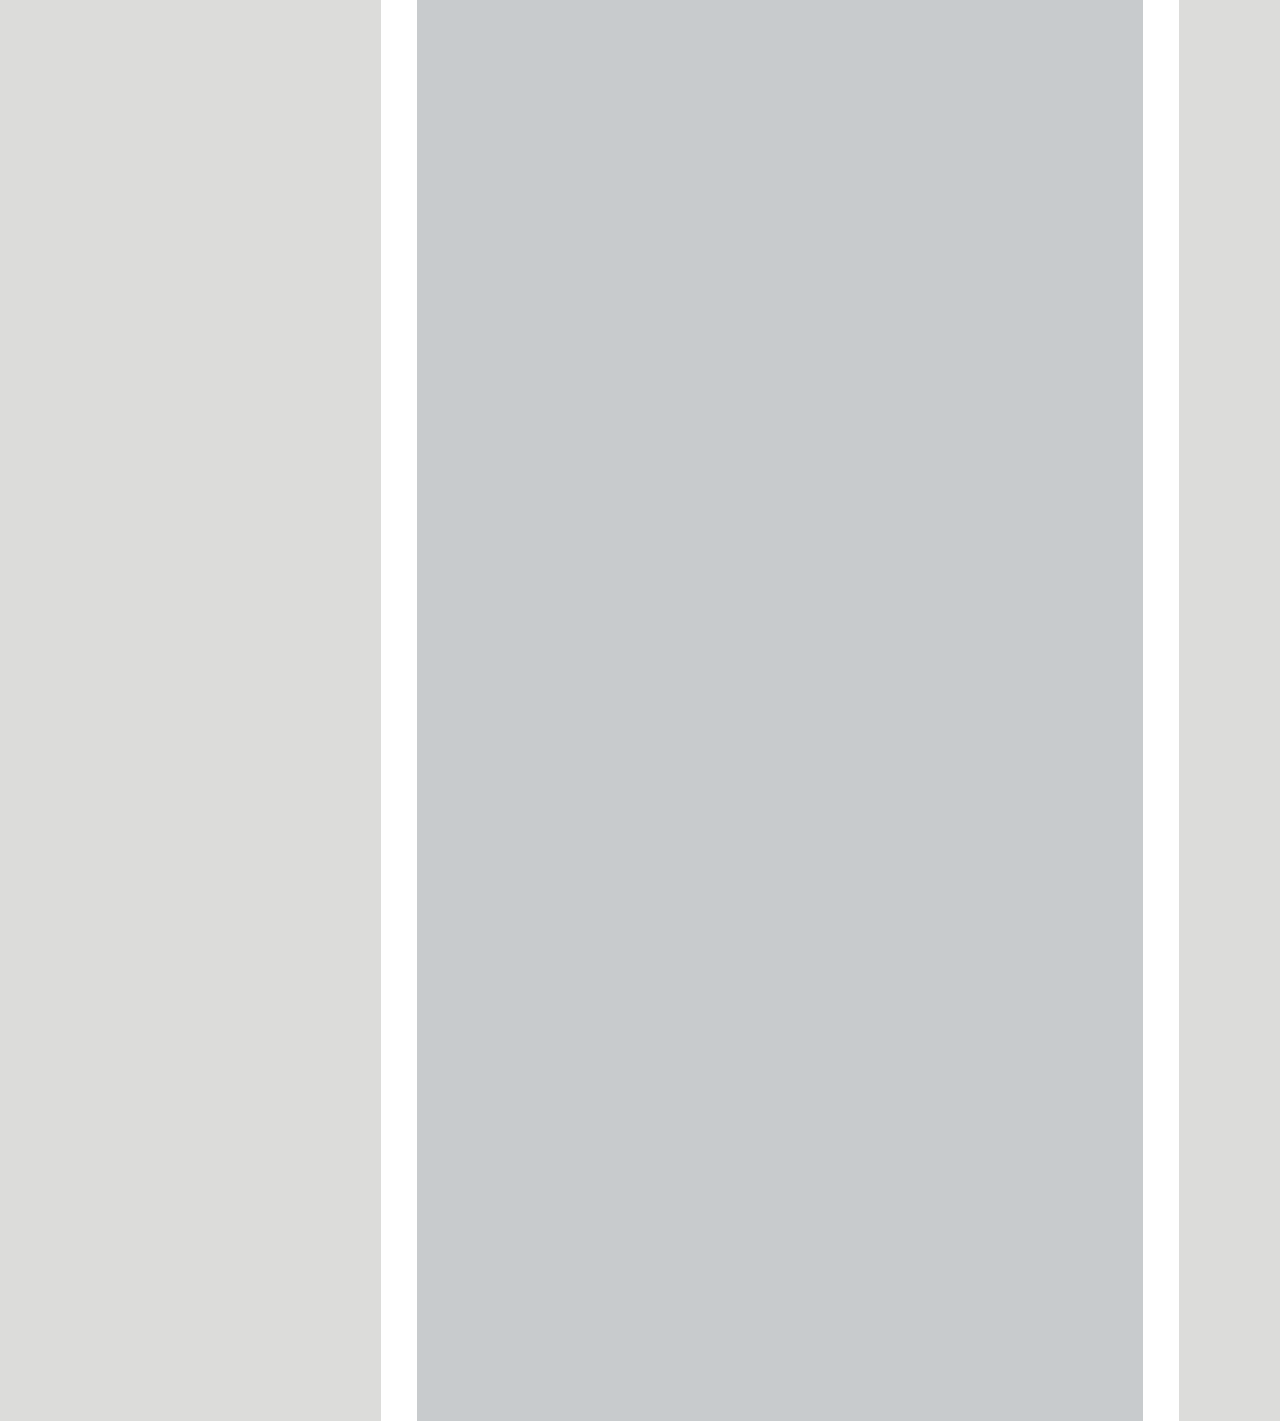
<file: style-guide.html>
<!doctype html>
<html lang="en">
<head>
<meta charset="utf-8">
<meta name="viewport" content="width=device-width, initial-scale=1">
<title>Parts Counter style guide</title>
<meta name="description" content="Fonts, color schemes, buttons and spacing for each Parts Counter preset, rendered with the theme's own styles.">
<link rel="preconnect" href="https://fonts.googleapis.com">
<link rel="preconnect" href="https://fonts.gstatic.com" crossorigin>
<link rel="stylesheet" href="https://fonts.googleapis.com/css2?family=Barlow+Condensed:wght@600;700&family=Inter:wght@400;600&family=Geist+Mono&display=swap">
<link rel="stylesheet" href="style.css">
</head>
<body>
<header class="top">
  <div class="top__inner">
    <a class="brand" href="index.html"><span>Parts Counter</span> Help</a>
    <a class="pill" href="index.html">Documentation</a>
  </div>
</header>

<div class="layout">
  <nav class="toc" aria-label="Contents">
    <span class="label">Style guide</span>
    <a href="#parts-counter">Parts Counter</a><a href="#hi-vis">Hi Vis</a><a href="#field">Field</a>
    <a href="#spacing">Spacing</a>
  </nav>

  <main class="content">
    <div class="hero">
      <p class="label">Parts Counter theme reference</p>
      <h1>Style guide</h1>
      <p class="lede">The fonts, color schemes, buttons and spacing behind each preset. Every value here comes from the preset's theme settings, so you can match or change it in the theme editor.</p>
    </div>

    <section class="doc" id="parts-counter">
      <p class="label">Preset</p>
      <h2>Parts Counter</h2>
      <p>Light gray, black pill buttons, condensed headings, rounded photos.</p>
      <h3>Fonts</h3>
      <div class="table-wrap"><table><thead><tr><th>Role</th><th>Font</th><th>Used for</th></tr></thead><tbody><tr><td>Headings</td><td>Barlow Condensed, 700</td><td>Page titles, section headings, large prices</td></tr><tr><td>Body</td><td>Inter, 400</td><td>Paragraphs, descriptions, policies</td></tr><tr><td>Technical text</td><td>Geist Mono, 400</td><td>Part numbers, prices, specs, stock</td></tr><tr><td>Labels and buttons</td><td>Same as headings</td><td>Eyebrows, buttons, table headers</td></tr></tbody></table></div>
      <h3>Color schemes and components</h3>
      <p>Rendered with the theme's own stylesheets. Each scheme lists its colors and the contrast of each text pairing; body text needs 4.5:1.</p>
      <iframe class="sg-frame" title="Parts Counter preset: type, color schemes and components" loading="lazy" srcdoc="&lt;!doctype html&gt;
&lt;html lang=&quot;en&quot;&gt;&lt;head&gt;&lt;meta charset=&quot;utf-8&quot;&gt;&lt;meta name=&quot;viewport&quot; content=&quot;width=device-width, initial-scale=1&quot;&gt;
&lt;link rel=&quot;preconnect&quot; href=&quot;https://fonts.googleapis.com&quot;&gt;&lt;link rel=&quot;preconnect&quot; href=&quot;https://fonts.gstatic.com&quot; crossorigin&gt;
&lt;link rel=&quot;stylesheet&quot; href=&quot;https://fonts.googleapis.com/css2?family=Barlow+Condensed:wght@700&amp;family=Inter:wght@400;700&amp;family=Geist+Mono:wght@400;700&amp;display=swap&quot;&gt;
&lt;link rel=&quot;stylesheet&quot; href=&quot;theme/critical.css&quot;&gt;&lt;link rel=&quot;stylesheet&quot; href=&quot;theme/base.css&quot;&gt;&lt;link rel=&quot;stylesheet&quot; href=&quot;theme/section-product.css&quot;&gt;
&lt;style&gt;
:root {
  --font-heading-family: &#x27;Barlow Condensed&#x27;, sans-serif; --font-heading-weight: 700; --font-heading-style: normal;
  --heading-case: uppercase; --heading-scale: 1.0;
  --font-body-family: &#x27;Inter&#x27;, sans-serif; --font-body-weight: 400; --font-body-weight-bold: 700; --font-body-style: normal;
  --font-mono-family: &#x27;Geist Mono&#x27;, monospace; --font-mono-weight: 400; --font-mono-weight-bold: 700;
  --font-label-family: &#x27;Barlow Condensed&#x27;, sans-serif; --font-label-weight: 700; --label-size: 0.8125rem; --label-tracking: 0.05em;
  --page-width: 1200px; --page-margin: 22px; --page-margin-phone: min(22px, 20px);
  --radius-button: 999px; --radius-image: 12px;
  --panel-border-width: 0px;
}
:root, .color-scheme-1 { --color-background: #CACACA; --gradient-background: #CACACA; --color-text: #000000; --color-muted: #555555; --color-rule: #A3A3A3; --color-panel: #FFFFFF; --color-specimen: #F1F1F1; --color-button: #1A1B1E; --color-button-label: #FFFFFF; --color-secondary-button: #FFFFFF; --color-secondary-button-label: #000000; --color-accent: #000000; --color-accent-label: #FFFFFF; }
.color-scheme-2 { --color-background: #CACACA; --gradient-background: #CACACA; --color-text: #000000; --color-muted: #555555; --color-rule: #404040; --color-panel: #FFFFFF; --color-specimen: #F1F1F1; --color-button: #1A1B1E; --color-button-label: #FFFFFF; --color-secondary-button: #FFFFFF; --color-secondary-button-label: #000000; --color-accent: #000000; --color-accent-label: #FFFFFF; }
.color-scheme-3 { --color-background: #FFFFFF; --gradient-background: #FFFFFF; --color-text: #000000; --color-muted: #595959; --color-rule: #CACACA; --color-panel: #F1F1F1; --color-specimen: #F1F1F1; --color-button: #1A1B1E; --color-button-label: #FFFFFF; --color-secondary-button: #FFFFFF; --color-secondary-button-label: #000000; --color-accent: #000000; --color-accent-label: #FFFFFF; }
.color-scheme-4 { --color-background: #1A1B1E; --gradient-background: #1A1B1E; --color-text: #FFFFFF; --color-muted: #A6A6A6; --color-rule: #404040; --color-panel: #26272A; --color-specimen: #2F3033; --color-button: #FFFFFF; --color-button-label: #000000; --color-secondary-button: #1A1B1E; --color-secondary-button-label: #FFFFFF; --color-accent: #FFFFFF; --color-accent-label: #000000; }
html, body { min-height: 0; }
body { display: block; background: var(--color-background); padding: 24px; }
.sg-type { display: grid; gap: 14px; padding-bottom: 28px; }
.sg-type__meta { display: flex; flex-wrap: wrap; gap: 8px 20px; }
.sg-schemes { display: grid; grid-template-columns: repeat(auto-fit, minmax(min(100%, 300px), 1fr)); gap: 12px; }
.sg-scheme { display: grid; align-content: start; gap: 14px; padding: 20px; border-radius: max(var(--radius-image), 4px);
  background: var(--color-background); color: var(--color-text); border: 1px solid var(--color-rule); }
.sg-scheme__head { display: grid; gap: 2px; }
.sg-small { font-size: 0.8125rem; }
.sg-row { display: flex; flex-wrap: wrap; align-items: center; gap: 8px 12px; }
.sg-row--fields { display: grid; grid-template-columns: minmax(0, 3fr) minmax(0, 2fr); }
.sg-panel { display: flex; justify-content: space-between; align-items: baseline; gap: 12px; padding: 12px 14px;
  background: var(--color-panel); border: var(--panel-border-width) solid var(--color-rule); border-radius: max(var(--radius-image), 4px); }
.sg-swatches, .sg-checks { display: grid; gap: 6px; margin: 0; padding: 0; list-style: none; font-size: 0.8125rem; }
.sg-swatches li, .sg-checks li { display: grid; grid-template-columns: 22px minmax(0, 1fr) auto; align-items: center; gap: 10px; }
.sg-checks li { grid-template-columns: minmax(0, 1fr) auto 5.5rem; padding-top: 6px; border-top: 1px solid var(--color-rule); }
.sg-swatch { width: 22px; height: 22px; border-radius: 50%; box-shadow: inset 0 0 0 1px var(--color-rule); }
.sg-swatches code, .sg-checks code { font-family: var(--font-mono-family); }
.sg-verdict { text-align: end; font-family: var(--font-label-family); font-size: var(--label-size); letter-spacing: var(--label-tracking); text-transform: uppercase; }
.sg-buy { display: grid; gap: 0; max-width: 26rem; padding-top: 28px; }
.sg-buy .product-form__row { display: flex; flex-wrap: wrap; gap: 0.5rem; }
.sg-buy .product-form__submit { flex: 1 1 8rem; }
.sg-buy .quantity__button { color: inherit; }
&lt;/style&gt;&lt;/head&gt;
&lt;body class=&quot;color-scheme-1&quot; data-menu=&quot;pills&quot; data-filters=&quot;pills&quot; data-stock=&quot;dot&quot; data-table-head=&quot;plain&quot;&gt;
&lt;div class=&quot;sg-type&quot;&gt;
  &lt;p class=&quot;label&quot;&gt;Fixings, hydraulics and bearings&lt;/p&gt;
  &lt;p class=&quot;h0&quot;&gt;Every size in stock. Most ship today.&lt;/p&gt;
  &lt;p class=&quot;h2&quot;&gt;Specified by the crews who use it&lt;/p&gt;
  &lt;p class=&quot;h4&quot;&gt;Kerncraft 18V tools&lt;/p&gt;
  &lt;p style=&quot;max-width:60ch&quot;&gt;Bolts, fittings and bearings listed by thread, size and rating. Order before 3pm and it leaves today.&lt;/p&gt;
  &lt;div class=&quot;sg-type__meta&quot;&gt;&lt;span class=&quot;part-number&quot;&gt;KC-CD18&lt;/span&gt;&lt;span class=&quot;price&quot;&gt;$129.00&lt;/span&gt;&lt;/div&gt;
&lt;/div&gt;
&lt;div class=&quot;sg-schemes&quot;&gt;
&lt;section class=&quot;sg-scheme color-scheme-1&quot; aria-labelledby=&quot;scheme-1-title&quot;&gt;
  &lt;header class=&quot;sg-scheme__head&quot;&gt;
    &lt;p class=&quot;label&quot; id=&quot;scheme-1-title&quot;&gt;Scheme 1&lt;/p&gt;
    &lt;p class=&quot;muted sg-small&quot;&gt;Pages and most sections&lt;/p&gt;
  &lt;/header&gt;
  &lt;p class=&quot;h3&quot;&gt;Every size in stock. Most ship today.&lt;/p&gt;
  &lt;p&gt;Body text sits on the background in the text color. &lt;span class=&quot;muted&quot;&gt;Secondary text carries supporting detail.&lt;/span&gt;&lt;/p&gt;
  &lt;div class=&quot;sg-row&quot;&gt;
    &lt;span class=&quot;button&quot;&gt;Add to cart&lt;/span&gt;
    &lt;span class=&quot;button button--secondary&quot;&gt;View details&lt;/span&gt;
  &lt;/div&gt;
  &lt;div class=&quot;sg-row&quot;&gt;
    &lt;span class=&quot;chip&quot;&gt;In compare&lt;/span&gt;
    &lt;span class=&quot;stock stock--in mono&quot;&gt;240 in stock&lt;/span&gt;
    &lt;span class=&quot;stock stock--low mono&quot;&gt;Low stock: 4 left&lt;/span&gt;
    &lt;span class=&quot;stock stock--out mono&quot;&gt;Out of stock&lt;/span&gt;
  &lt;/div&gt;
  &lt;div class=&quot;sg-row sg-row--fields&quot;&gt;
    &lt;input class=&quot;input&quot; type=&quot;text&quot; placeholder=&quot;Search part number&quot; aria-label=&quot;Search part number (scheme-1)&quot;&gt;
    &lt;select class=&quot;select&quot; aria-label=&quot;Sort (scheme-1)&quot;&gt;&lt;option&gt;Best selling&lt;/option&gt;&lt;/select&gt;
  &lt;/div&gt;
  &lt;div class=&quot;sg-panel&quot;&gt;
    &lt;span class=&quot;part-number sg-small&quot;&gt;KC-CD18&lt;/span&gt;
    &lt;div class=&quot;price price--sale&quot;&gt;&lt;span class=&quot;price__current&quot;&gt;$129.00&lt;/span&gt;&lt;s class=&quot;price__compare&quot;&gt;$159.00&lt;/s&gt;&lt;/div&gt;
  &lt;/div&gt;
  &lt;ul class=&quot;sg-swatches&quot; role=&quot;list&quot;&gt;&lt;li&gt;&lt;span class=&quot;sg-swatch&quot; style=&quot;background:#CACACA&quot;&gt;&lt;/span&gt;&lt;span&gt;Background&lt;/span&gt;&lt;code&gt;#CACACA&lt;/code&gt;&lt;/li&gt;&lt;li&gt;&lt;span class=&quot;sg-swatch&quot; style=&quot;background:#000000&quot;&gt;&lt;/span&gt;&lt;span&gt;Text&lt;/span&gt;&lt;code&gt;#000000&lt;/code&gt;&lt;/li&gt;&lt;li&gt;&lt;span class=&quot;sg-swatch&quot; style=&quot;background:#555555&quot;&gt;&lt;/span&gt;&lt;span&gt;Secondary text&lt;/span&gt;&lt;code&gt;#555555&lt;/code&gt;&lt;/li&gt;&lt;li&gt;&lt;span class=&quot;sg-swatch&quot; style=&quot;background:#A3A3A3&quot;&gt;&lt;/span&gt;&lt;span&gt;Lines&lt;/span&gt;&lt;code&gt;#A3A3A3&lt;/code&gt;&lt;/li&gt;&lt;li&gt;&lt;span class=&quot;sg-swatch&quot; style=&quot;background:#FFFFFF&quot;&gt;&lt;/span&gt;&lt;span&gt;Panels&lt;/span&gt;&lt;code&gt;#FFFFFF&lt;/code&gt;&lt;/li&gt;&lt;li&gt;&lt;span class=&quot;sg-swatch&quot; style=&quot;background:#F1F1F1&quot;&gt;&lt;/span&gt;&lt;span&gt;Product image&lt;/span&gt;&lt;code&gt;#F1F1F1&lt;/code&gt;&lt;/li&gt;&lt;li&gt;&lt;span class=&quot;sg-swatch&quot; style=&quot;background:#1A1B1E&quot;&gt;&lt;/span&gt;&lt;span&gt;Primary button&lt;/span&gt;&lt;code&gt;#1A1B1E&lt;/code&gt;&lt;/li&gt;&lt;li&gt;&lt;span class=&quot;sg-swatch&quot; style=&quot;background:#FFFFFF&quot;&gt;&lt;/span&gt;&lt;span&gt;Secondary button&lt;/span&gt;&lt;code&gt;#FFFFFF&lt;/code&gt;&lt;/li&gt;&lt;li&gt;&lt;span class=&quot;sg-swatch&quot; style=&quot;background:#000000&quot;&gt;&lt;/span&gt;&lt;span&gt;Accent&lt;/span&gt;&lt;code&gt;#000000&lt;/code&gt;&lt;/li&gt;&lt;/ul&gt;
  &lt;ul class=&quot;sg-checks&quot; role=&quot;list&quot; aria-label=&quot;Contrast, 4.5:1 needed for text&quot;&gt;&lt;li&gt;&lt;span&gt;Text&lt;/span&gt;&lt;code&gt;12.8:1&lt;/code&gt;&lt;span class=&quot;sg-verdict&quot;&gt;Pass&lt;/span&gt;&lt;/li&gt;&lt;li&gt;&lt;span&gt;Secondary text&lt;/span&gt;&lt;code&gt;4.5:1&lt;/code&gt;&lt;span class=&quot;sg-verdict&quot;&gt;Pass&lt;/span&gt;&lt;/li&gt;&lt;li&gt;&lt;span&gt;Text on panels&lt;/span&gt;&lt;code&gt;21.0:1&lt;/code&gt;&lt;span class=&quot;sg-verdict&quot;&gt;Pass&lt;/span&gt;&lt;/li&gt;&lt;li&gt;&lt;span&gt;Primary button&lt;/span&gt;&lt;code&gt;17.2:1&lt;/code&gt;&lt;span class=&quot;sg-verdict&quot;&gt;Pass&lt;/span&gt;&lt;/li&gt;&lt;li&gt;&lt;span&gt;Secondary button&lt;/span&gt;&lt;code&gt;21.0:1&lt;/code&gt;&lt;span class=&quot;sg-verdict&quot;&gt;Pass&lt;/span&gt;&lt;/li&gt;&lt;li&gt;&lt;span&gt;Accent&lt;/span&gt;&lt;code&gt;21.0:1&lt;/code&gt;&lt;span class=&quot;sg-verdict&quot;&gt;Pass&lt;/span&gt;&lt;/li&gt;&lt;/ul&gt;
&lt;/section&gt;
&lt;section class=&quot;sg-scheme color-scheme-2&quot; aria-labelledby=&quot;scheme-2-title&quot;&gt;
  &lt;header class=&quot;sg-scheme__head&quot;&gt;
    &lt;p class=&quot;label&quot; id=&quot;scheme-2-title&quot;&gt;Scheme 2&lt;/p&gt;
    &lt;p class=&quot;muted sg-small&quot;&gt;Header, footer and announcement bar&lt;/p&gt;
  &lt;/header&gt;
  &lt;p class=&quot;h3&quot;&gt;Every size in stock. Most ship today.&lt;/p&gt;
  &lt;p&gt;Body text sits on the background in the text color. &lt;span class=&quot;muted&quot;&gt;Secondary text carries supporting detail.&lt;/span&gt;&lt;/p&gt;
  &lt;div class=&quot;sg-row&quot;&gt;
    &lt;span class=&quot;button&quot;&gt;Add to cart&lt;/span&gt;
    &lt;span class=&quot;button button--secondary&quot;&gt;View details&lt;/span&gt;
  &lt;/div&gt;
  &lt;div class=&quot;sg-row&quot;&gt;
    &lt;span class=&quot;chip&quot;&gt;In compare&lt;/span&gt;
    &lt;span class=&quot;stock stock--in mono&quot;&gt;240 in stock&lt;/span&gt;
    &lt;span class=&quot;stock stock--low mono&quot;&gt;Low stock: 4 left&lt;/span&gt;
    &lt;span class=&quot;stock stock--out mono&quot;&gt;Out of stock&lt;/span&gt;
  &lt;/div&gt;
  &lt;div class=&quot;sg-row sg-row--fields&quot;&gt;
    &lt;input class=&quot;input&quot; type=&quot;text&quot; placeholder=&quot;Search part number&quot; aria-label=&quot;Search part number (scheme-2)&quot;&gt;
    &lt;select class=&quot;select&quot; aria-label=&quot;Sort (scheme-2)&quot;&gt;&lt;option&gt;Best selling&lt;/option&gt;&lt;/select&gt;
  &lt;/div&gt;
  &lt;div class=&quot;sg-panel&quot;&gt;
    &lt;span class=&quot;part-number sg-small&quot;&gt;KC-CD18&lt;/span&gt;
    &lt;div class=&quot;price price--sale&quot;&gt;&lt;span class=&quot;price__current&quot;&gt;$129.00&lt;/span&gt;&lt;s class=&quot;price__compare&quot;&gt;$159.00&lt;/s&gt;&lt;/div&gt;
  &lt;/div&gt;
  &lt;ul class=&quot;sg-swatches&quot; role=&quot;list&quot;&gt;&lt;li&gt;&lt;span class=&quot;sg-swatch&quot; style=&quot;background:#CACACA&quot;&gt;&lt;/span&gt;&lt;span&gt;Background&lt;/span&gt;&lt;code&gt;#CACACA&lt;/code&gt;&lt;/li&gt;&lt;li&gt;&lt;span class=&quot;sg-swatch&quot; style=&quot;background:#000000&quot;&gt;&lt;/span&gt;&lt;span&gt;Text&lt;/span&gt;&lt;code&gt;#000000&lt;/code&gt;&lt;/li&gt;&lt;li&gt;&lt;span class=&quot;sg-swatch&quot; style=&quot;background:#555555&quot;&gt;&lt;/span&gt;&lt;span&gt;Secondary text&lt;/span&gt;&lt;code&gt;#555555&lt;/code&gt;&lt;/li&gt;&lt;li&gt;&lt;span class=&quot;sg-swatch&quot; style=&quot;background:#404040&quot;&gt;&lt;/span&gt;&lt;span&gt;Lines&lt;/span&gt;&lt;code&gt;#404040&lt;/code&gt;&lt;/li&gt;&lt;li&gt;&lt;span class=&quot;sg-swatch&quot; style=&quot;background:#FFFFFF&quot;&gt;&lt;/span&gt;&lt;span&gt;Panels&lt;/span&gt;&lt;code&gt;#FFFFFF&lt;/code&gt;&lt;/li&gt;&lt;li&gt;&lt;span class=&quot;sg-swatch&quot; style=&quot;background:#F1F1F1&quot;&gt;&lt;/span&gt;&lt;span&gt;Product image&lt;/span&gt;&lt;code&gt;#F1F1F1&lt;/code&gt;&lt;/li&gt;&lt;li&gt;&lt;span class=&quot;sg-swatch&quot; style=&quot;background:#1A1B1E&quot;&gt;&lt;/span&gt;&lt;span&gt;Primary button&lt;/span&gt;&lt;code&gt;#1A1B1E&lt;/code&gt;&lt;/li&gt;&lt;li&gt;&lt;span class=&quot;sg-swatch&quot; style=&quot;background:#FFFFFF&quot;&gt;&lt;/span&gt;&lt;span&gt;Secondary button&lt;/span&gt;&lt;code&gt;#FFFFFF&lt;/code&gt;&lt;/li&gt;&lt;li&gt;&lt;span class=&quot;sg-swatch&quot; style=&quot;background:#000000&quot;&gt;&lt;/span&gt;&lt;span&gt;Accent&lt;/span&gt;&lt;code&gt;#000000&lt;/code&gt;&lt;/li&gt;&lt;/ul&gt;
  &lt;ul class=&quot;sg-checks&quot; role=&quot;list&quot; aria-label=&quot;Contrast, 4.5:1 needed for text&quot;&gt;&lt;li&gt;&lt;span&gt;Text&lt;/span&gt;&lt;code&gt;12.8:1&lt;/code&gt;&lt;span class=&quot;sg-verdict&quot;&gt;Pass&lt;/span&gt;&lt;/li&gt;&lt;li&gt;&lt;span&gt;Secondary text&lt;/span&gt;&lt;code&gt;4.5:1&lt;/code&gt;&lt;span class=&quot;sg-verdict&quot;&gt;Pass&lt;/span&gt;&lt;/li&gt;&lt;li&gt;&lt;span&gt;Text on panels&lt;/span&gt;&lt;code&gt;21.0:1&lt;/code&gt;&lt;span class=&quot;sg-verdict&quot;&gt;Pass&lt;/span&gt;&lt;/li&gt;&lt;li&gt;&lt;span&gt;Primary button&lt;/span&gt;&lt;code&gt;17.2:1&lt;/code&gt;&lt;span class=&quot;sg-verdict&quot;&gt;Pass&lt;/span&gt;&lt;/li&gt;&lt;li&gt;&lt;span&gt;Secondary button&lt;/span&gt;&lt;code&gt;21.0:1&lt;/code&gt;&lt;span class=&quot;sg-verdict&quot;&gt;Pass&lt;/span&gt;&lt;/li&gt;&lt;li&gt;&lt;span&gt;Accent&lt;/span&gt;&lt;code&gt;21.0:1&lt;/code&gt;&lt;span class=&quot;sg-verdict&quot;&gt;Pass&lt;/span&gt;&lt;/li&gt;&lt;/ul&gt;
&lt;/section&gt;
&lt;section class=&quot;sg-scheme color-scheme-3&quot; aria-labelledby=&quot;scheme-3-title&quot;&gt;
  &lt;header class=&quot;sg-scheme__head&quot;&gt;
    &lt;p class=&quot;label&quot; id=&quot;scheme-3-title&quot;&gt;Scheme 3&lt;/p&gt;
    &lt;p class=&quot;muted sg-small&quot;&gt;Spare: use it on any section you want to set apart&lt;/p&gt;
  &lt;/header&gt;
  &lt;p class=&quot;h3&quot;&gt;Every size in stock. Most ship today.&lt;/p&gt;
  &lt;p&gt;Body text sits on the background in the text color. &lt;span class=&quot;muted&quot;&gt;Secondary text carries supporting detail.&lt;/span&gt;&lt;/p&gt;
  &lt;div class=&quot;sg-row&quot;&gt;
    &lt;span class=&quot;button&quot;&gt;Add to cart&lt;/span&gt;
    &lt;span class=&quot;button button--secondary&quot;&gt;View details&lt;/span&gt;
  &lt;/div&gt;
  &lt;div class=&quot;sg-row&quot;&gt;
    &lt;span class=&quot;chip&quot;&gt;In compare&lt;/span&gt;
    &lt;span class=&quot;stock stock--in mono&quot;&gt;240 in stock&lt;/span&gt;
    &lt;span class=&quot;stock stock--low mono&quot;&gt;Low stock: 4 left&lt;/span&gt;
    &lt;span class=&quot;stock stock--out mono&quot;&gt;Out of stock&lt;/span&gt;
  &lt;/div&gt;
  &lt;div class=&quot;sg-row sg-row--fields&quot;&gt;
    &lt;input class=&quot;input&quot; type=&quot;text&quot; placeholder=&quot;Search part number&quot; aria-label=&quot;Search part number (scheme-3)&quot;&gt;
    &lt;select class=&quot;select&quot; aria-label=&quot;Sort (scheme-3)&quot;&gt;&lt;option&gt;Best selling&lt;/option&gt;&lt;/select&gt;
  &lt;/div&gt;
  &lt;div class=&quot;sg-panel&quot;&gt;
    &lt;span class=&quot;part-number sg-small&quot;&gt;KC-CD18&lt;/span&gt;
    &lt;div class=&quot;price price--sale&quot;&gt;&lt;span class=&quot;price__current&quot;&gt;$129.00&lt;/span&gt;&lt;s class=&quot;price__compare&quot;&gt;$159.00&lt;/s&gt;&lt;/div&gt;
  &lt;/div&gt;
  &lt;ul class=&quot;sg-swatches&quot; role=&quot;list&quot;&gt;&lt;li&gt;&lt;span class=&quot;sg-swatch&quot; style=&quot;background:#FFFFFF&quot;&gt;&lt;/span&gt;&lt;span&gt;Background&lt;/span&gt;&lt;code&gt;#FFFFFF&lt;/code&gt;&lt;/li&gt;&lt;li&gt;&lt;span class=&quot;sg-swatch&quot; style=&quot;background:#000000&quot;&gt;&lt;/span&gt;&lt;span&gt;Text&lt;/span&gt;&lt;code&gt;#000000&lt;/code&gt;&lt;/li&gt;&lt;li&gt;&lt;span class=&quot;sg-swatch&quot; style=&quot;background:#595959&quot;&gt;&lt;/span&gt;&lt;span&gt;Secondary text&lt;/span&gt;&lt;code&gt;#595959&lt;/code&gt;&lt;/li&gt;&lt;li&gt;&lt;span class=&quot;sg-swatch&quot; style=&quot;background:#CACACA&quot;&gt;&lt;/span&gt;&lt;span&gt;Lines&lt;/span&gt;&lt;code&gt;#CACACA&lt;/code&gt;&lt;/li&gt;&lt;li&gt;&lt;span class=&quot;sg-swatch&quot; style=&quot;background:#F1F1F1&quot;&gt;&lt;/span&gt;&lt;span&gt;Panels&lt;/span&gt;&lt;code&gt;#F1F1F1&lt;/code&gt;&lt;/li&gt;&lt;li&gt;&lt;span class=&quot;sg-swatch&quot; style=&quot;background:#F1F1F1&quot;&gt;&lt;/span&gt;&lt;span&gt;Product image&lt;/span&gt;&lt;code&gt;#F1F1F1&lt;/code&gt;&lt;/li&gt;&lt;li&gt;&lt;span class=&quot;sg-swatch&quot; style=&quot;background:#1A1B1E&quot;&gt;&lt;/span&gt;&lt;span&gt;Primary button&lt;/span&gt;&lt;code&gt;#1A1B1E&lt;/code&gt;&lt;/li&gt;&lt;li&gt;&lt;span class=&quot;sg-swatch&quot; style=&quot;background:#FFFFFF&quot;&gt;&lt;/span&gt;&lt;span&gt;Secondary button&lt;/span&gt;&lt;code&gt;#FFFFFF&lt;/code&gt;&lt;/li&gt;&lt;li&gt;&lt;span class=&quot;sg-swatch&quot; style=&quot;background:#000000&quot;&gt;&lt;/span&gt;&lt;span&gt;Accent&lt;/span&gt;&lt;code&gt;#000000&lt;/code&gt;&lt;/li&gt;&lt;/ul&gt;
  &lt;ul class=&quot;sg-checks&quot; role=&quot;list&quot; aria-label=&quot;Contrast, 4.5:1 needed for text&quot;&gt;&lt;li&gt;&lt;span&gt;Text&lt;/span&gt;&lt;code&gt;21.0:1&lt;/code&gt;&lt;span class=&quot;sg-verdict&quot;&gt;Pass&lt;/span&gt;&lt;/li&gt;&lt;li&gt;&lt;span&gt;Secondary text&lt;/span&gt;&lt;code&gt;7.0:1&lt;/code&gt;&lt;span class=&quot;sg-verdict&quot;&gt;Pass&lt;/span&gt;&lt;/li&gt;&lt;li&gt;&lt;span&gt;Text on panels&lt;/span&gt;&lt;code&gt;18.6:1&lt;/code&gt;&lt;span class=&quot;sg-verdict&quot;&gt;Pass&lt;/span&gt;&lt;/li&gt;&lt;li&gt;&lt;span&gt;Primary button&lt;/span&gt;&lt;code&gt;17.2:1&lt;/code&gt;&lt;span class=&quot;sg-verdict&quot;&gt;Pass&lt;/span&gt;&lt;/li&gt;&lt;li&gt;&lt;span&gt;Secondary button&lt;/span&gt;&lt;code&gt;21.0:1&lt;/code&gt;&lt;span class=&quot;sg-verdict&quot;&gt;Pass&lt;/span&gt;&lt;/li&gt;&lt;li&gt;&lt;span&gt;Accent&lt;/span&gt;&lt;code&gt;21.0:1&lt;/code&gt;&lt;span class=&quot;sg-verdict&quot;&gt;Pass&lt;/span&gt;&lt;/li&gt;&lt;/ul&gt;
&lt;/section&gt;
&lt;section class=&quot;sg-scheme color-scheme-4&quot; aria-labelledby=&quot;scheme-4-title&quot;&gt;
  &lt;header class=&quot;sg-scheme__head&quot;&gt;
    &lt;p class=&quot;label&quot; id=&quot;scheme-4-title&quot;&gt;Scheme 4&lt;/p&gt;
    &lt;p class=&quot;muted sg-small&quot;&gt;Stat bar and newsletter&lt;/p&gt;
  &lt;/header&gt;
  &lt;p class=&quot;h3&quot;&gt;Every size in stock. Most ship today.&lt;/p&gt;
  &lt;p&gt;Body text sits on the background in the text color. &lt;span class=&quot;muted&quot;&gt;Secondary text carries supporting detail.&lt;/span&gt;&lt;/p&gt;
  &lt;div class=&quot;sg-row&quot;&gt;
    &lt;span class=&quot;button&quot;&gt;Add to cart&lt;/span&gt;
    &lt;span class=&quot;button button--secondary&quot;&gt;View details&lt;/span&gt;
  &lt;/div&gt;
  &lt;div class=&quot;sg-row&quot;&gt;
    &lt;span class=&quot;chip&quot;&gt;In compare&lt;/span&gt;
    &lt;span class=&quot;stock stock--in mono&quot;&gt;240 in stock&lt;/span&gt;
    &lt;span class=&quot;stock stock--low mono&quot;&gt;Low stock: 4 left&lt;/span&gt;
    &lt;span class=&quot;stock stock--out mono&quot;&gt;Out of stock&lt;/span&gt;
  &lt;/div&gt;
  &lt;div class=&quot;sg-row sg-row--fields&quot;&gt;
    &lt;input class=&quot;input&quot; type=&quot;text&quot; placeholder=&quot;Search part number&quot; aria-label=&quot;Search part number (scheme-4)&quot;&gt;
    &lt;select class=&quot;select&quot; aria-label=&quot;Sort (scheme-4)&quot;&gt;&lt;option&gt;Best selling&lt;/option&gt;&lt;/select&gt;
  &lt;/div&gt;
  &lt;div class=&quot;sg-panel&quot;&gt;
    &lt;span class=&quot;part-number sg-small&quot;&gt;KC-CD18&lt;/span&gt;
    &lt;div class=&quot;price price--sale&quot;&gt;&lt;span class=&quot;price__current&quot;&gt;$129.00&lt;/span&gt;&lt;s class=&quot;price__compare&quot;&gt;$159.00&lt;/s&gt;&lt;/div&gt;
  &lt;/div&gt;
  &lt;ul class=&quot;sg-swatches&quot; role=&quot;list&quot;&gt;&lt;li&gt;&lt;span class=&quot;sg-swatch&quot; style=&quot;background:#1A1B1E&quot;&gt;&lt;/span&gt;&lt;span&gt;Background&lt;/span&gt;&lt;code&gt;#1A1B1E&lt;/code&gt;&lt;/li&gt;&lt;li&gt;&lt;span class=&quot;sg-swatch&quot; style=&quot;background:#FFFFFF&quot;&gt;&lt;/span&gt;&lt;span&gt;Text&lt;/span&gt;&lt;code&gt;#FFFFFF&lt;/code&gt;&lt;/li&gt;&lt;li&gt;&lt;span class=&quot;sg-swatch&quot; style=&quot;background:#A6A6A6&quot;&gt;&lt;/span&gt;&lt;span&gt;Secondary text&lt;/span&gt;&lt;code&gt;#A6A6A6&lt;/code&gt;&lt;/li&gt;&lt;li&gt;&lt;span class=&quot;sg-swatch&quot; style=&quot;background:#404040&quot;&gt;&lt;/span&gt;&lt;span&gt;Lines&lt;/span&gt;&lt;code&gt;#404040&lt;/code&gt;&lt;/li&gt;&lt;li&gt;&lt;span class=&quot;sg-swatch&quot; style=&quot;background:#26272A&quot;&gt;&lt;/span&gt;&lt;span&gt;Panels&lt;/span&gt;&lt;code&gt;#26272A&lt;/code&gt;&lt;/li&gt;&lt;li&gt;&lt;span class=&quot;sg-swatch&quot; style=&quot;background:#2F3033&quot;&gt;&lt;/span&gt;&lt;span&gt;Product image&lt;/span&gt;&lt;code&gt;#2F3033&lt;/code&gt;&lt;/li&gt;&lt;li&gt;&lt;span class=&quot;sg-swatch&quot; style=&quot;background:#FFFFFF&quot;&gt;&lt;/span&gt;&lt;span&gt;Primary button&lt;/span&gt;&lt;code&gt;#FFFFFF&lt;/code&gt;&lt;/li&gt;&lt;li&gt;&lt;span class=&quot;sg-swatch&quot; style=&quot;background:#1A1B1E&quot;&gt;&lt;/span&gt;&lt;span&gt;Secondary button&lt;/span&gt;&lt;code&gt;#1A1B1E&lt;/code&gt;&lt;/li&gt;&lt;li&gt;&lt;span class=&quot;sg-swatch&quot; style=&quot;background:#FFFFFF&quot;&gt;&lt;/span&gt;&lt;span&gt;Accent&lt;/span&gt;&lt;code&gt;#FFFFFF&lt;/code&gt;&lt;/li&gt;&lt;/ul&gt;
  &lt;ul class=&quot;sg-checks&quot; role=&quot;list&quot; aria-label=&quot;Contrast, 4.5:1 needed for text&quot;&gt;&lt;li&gt;&lt;span&gt;Text&lt;/span&gt;&lt;code&gt;17.2:1&lt;/code&gt;&lt;span class=&quot;sg-verdict&quot;&gt;Pass&lt;/span&gt;&lt;/li&gt;&lt;li&gt;&lt;span&gt;Secondary text&lt;/span&gt;&lt;code&gt;7.1:1&lt;/code&gt;&lt;span class=&quot;sg-verdict&quot;&gt;Pass&lt;/span&gt;&lt;/li&gt;&lt;li&gt;&lt;span&gt;Text on panels&lt;/span&gt;&lt;code&gt;14.9:1&lt;/code&gt;&lt;span class=&quot;sg-verdict&quot;&gt;Pass&lt;/span&gt;&lt;/li&gt;&lt;li&gt;&lt;span&gt;Primary button&lt;/span&gt;&lt;code&gt;21.0:1&lt;/code&gt;&lt;span class=&quot;sg-verdict&quot;&gt;Pass&lt;/span&gt;&lt;/li&gt;&lt;li&gt;&lt;span&gt;Secondary button&lt;/span&gt;&lt;code&gt;17.2:1&lt;/code&gt;&lt;span class=&quot;sg-verdict&quot;&gt;Pass&lt;/span&gt;&lt;/li&gt;&lt;li&gt;&lt;span&gt;Accent&lt;/span&gt;&lt;code&gt;21.0:1&lt;/code&gt;&lt;span class=&quot;sg-verdict&quot;&gt;Pass&lt;/span&gt;&lt;/li&gt;&lt;/ul&gt;
&lt;/section&gt;&lt;/div&gt;
&lt;div class=&quot;sg-buy&quot;&gt;
  &lt;p class=&quot;label&quot;&gt;Buy area, scheme 1&lt;/p&gt;
  &lt;div class=&quot;product-form__row&quot; style=&quot;margin-top:10px&quot;&gt;
    &lt;div class=&quot;quantity&quot;&gt;
      &lt;button type=&quot;button&quot; class=&quot;quantity__button&quot; aria-label=&quot;Decrease quantity&quot;&gt;&lt;svg class=&quot;icon&quot; viewBox=&quot;0 0 24 24&quot; fill=&quot;none&quot; stroke=&quot;currentColor&quot; stroke-width=&quot;1.5&quot; stroke-linecap=&quot;square&quot; aria-hidden=&quot;true&quot; focusable=&quot;false&quot;&gt;&lt;path d=&quot;M5 12h14&quot;/&gt;&lt;/svg&gt;&lt;/button&gt;
      &lt;input class=&quot;quantity__input mono&quot; type=&quot;number&quot; value=&quot;1&quot; aria-label=&quot;Quantity&quot;&gt;
      &lt;button type=&quot;button&quot; class=&quot;quantity__button&quot; aria-label=&quot;Increase quantity&quot;&gt;&lt;svg class=&quot;icon&quot; viewBox=&quot;0 0 24 24&quot; fill=&quot;none&quot; stroke=&quot;currentColor&quot; stroke-width=&quot;1.5&quot; stroke-linecap=&quot;square&quot; aria-hidden=&quot;true&quot; focusable=&quot;false&quot;&gt;&lt;path d=&quot;M12 5v14M5 12h14&quot;/&gt;&lt;/svg&gt;&lt;/button&gt;
    &lt;/div&gt;
    &lt;span class=&quot;button button--large product-form__submit&quot;&gt;Add to cart&lt;/span&gt;
  &lt;/div&gt;
  &lt;div class=&quot;product-form__dynamic&quot;&gt;&lt;div class=&quot;shopify-payment-button&quot;&gt;&lt;span class=&quot;shopify-payment-button__button shopify-payment-button__button--unbranded&quot;&gt;Buy it now&lt;/span&gt;&lt;/div&gt;&lt;/div&gt;
&lt;/div&gt;
&lt;/body&gt;&lt;/html&gt;"></iframe>
      <h3>Style settings</h3>
      <p>Found in <strong>Theme settings &gt; Style</strong> and <strong>Typography</strong>.</p>
      <div class="table-wrap"><table><thead><tr><th>Setting</th><th>Parts Counter</th></tr></thead><tbody><tr><td>Heading case</td><td>Uppercase</td></tr><tr><td>Heading size</td><td>100%</td></tr><tr><td>Labels and buttons</td><td>Heading font</td></tr><tr><td>Logo position</td><td>Center</td></tr><tr><td>Menu style</td><td>Pill buttons</td></tr><tr><td>Show text logo in a box</td><td>On</td></tr><tr><td>Home page hero layout</td><td>Two photos with headline</td></tr><tr><td>Button corner radius</td><td>Fully rounded</td></tr><tr><td>Image corner radius</td><td>12px</td></tr><tr><td>Outline panels and cards</td><td>Off</td></tr><tr><td>Filter style</td><td>Pills</td></tr><tr><td>Fill table headers with the accent color</td><td>Off</td></tr><tr><td>Stock marker</td><td>Dot</td></tr><tr><td>Page heading background</td><td>None</td></tr><tr><td>Datasheet layout</td><td>Index and panel</td></tr><tr><td>Page width</td><td>Standard</td></tr><tr><td>Page margin</td><td>22px</td></tr></tbody></table></div>
    </section>
    <section class="doc" id="hi-vis">
      <p class="label">Preset</p>
      <h2>Hi Vis</h2>
      <p>Safety yellow header, serif headings, outlined panels, badge stock markers.</p>
      <h3>Fonts</h3>
      <div class="table-wrap"><table><thead><tr><th>Role</th><th>Font</th><th>Used for</th></tr></thead><tbody><tr><td>Headings</td><td>Times New Roman, 400</td><td>Page titles, section headings, large prices</td></tr><tr><td>Body</td><td>Times New Roman, 400</td><td>Paragraphs, descriptions, policies</td></tr><tr><td>Technical text</td><td>Arimo, 400</td><td>Part numbers, prices, specs, stock</td></tr><tr><td>Labels and buttons</td><td>Same as technical text</td><td>Eyebrows, buttons, table headers</td></tr></tbody></table></div>
      <h3>Color schemes and components</h3>
      <p>Rendered with the theme's own stylesheets. Each scheme lists its colors and the contrast of each text pairing; body text needs 4.5:1.</p>
      <iframe class="sg-frame" title="Hi Vis preset: type, color schemes and components" loading="lazy" srcdoc="&lt;!doctype html&gt;
&lt;html lang=&quot;en&quot;&gt;&lt;head&gt;&lt;meta charset=&quot;utf-8&quot;&gt;&lt;meta name=&quot;viewport&quot; content=&quot;width=device-width, initial-scale=1&quot;&gt;
&lt;link rel=&quot;preconnect&quot; href=&quot;https://fonts.googleapis.com&quot;&gt;&lt;link rel=&quot;preconnect&quot; href=&quot;https://fonts.gstatic.com&quot; crossorigin&gt;
&lt;link rel=&quot;stylesheet&quot; href=&quot;https://fonts.googleapis.com/css2?family=Arimo:wght@400;700&amp;display=swap&quot;&gt;
&lt;link rel=&quot;stylesheet&quot; href=&quot;theme/critical.css&quot;&gt;&lt;link rel=&quot;stylesheet&quot; href=&quot;theme/base.css&quot;&gt;&lt;link rel=&quot;stylesheet&quot; href=&quot;theme/section-product.css&quot;&gt;
&lt;style&gt;
:root {
  --font-heading-family: &#x27;Times New Roman&#x27;, Times, Georgia, serif; --font-heading-weight: 400; --font-heading-style: normal;
  --heading-case: uppercase; --heading-scale: 1.0;
  --font-body-family: &#x27;Times New Roman&#x27;, Times, Georgia, serif; --font-body-weight: 400; --font-body-weight-bold: 700; --font-body-style: normal;
  --font-mono-family: &#x27;Arimo&#x27;, sans-serif; --font-mono-weight: 400; --font-mono-weight-bold: 700;
  --font-label-family: &#x27;Arimo&#x27;, sans-serif; --font-label-weight: 400; --label-size: 0.6875rem; --label-tracking: 0.08em;
  --page-width: 1200px; --page-margin: 30px; --page-margin-phone: min(30px, 20px);
  --radius-button: 999px; --radius-image: 0px;
  --panel-border-width: 1px;
}
:root, .color-scheme-1 { --color-background: #C8CBCD; --gradient-background: #C8CBCD; --color-text: #231F20; --color-muted: #474747; --color-rule: #231F20; --color-panel: #FFFFFF; --color-specimen: #FFFFFF; --color-button: #FFD931; --color-button-label: #231F20; --color-secondary-button: #FFFFFF; --color-secondary-button-label: #231F20; --color-accent: #FFD931; --color-accent-label: #231F20; }
.color-scheme-2 { --color-background: #FFD931; --gradient-background: #FFD931; --color-text: #231F20; --color-muted: #474747; --color-rule: #231F20; --color-panel: #FFFFFF; --color-specimen: #FFFFFF; --color-button: #231F20; --color-button-label: #FFD931; --color-secondary-button: #FFFFFF; --color-secondary-button-label: #231F20; --color-accent: #231F20; --color-accent-label: #FFD931; }
.color-scheme-3 { --color-background: #FFFFFF; --gradient-background: #FFFFFF; --color-text: #231F20; --color-muted: #555555; --color-rule: #D6D6D6; --color-panel: #FFFFFF; --color-specimen: #FFFFFF; --color-button: #FFD931; --color-button-label: #231F20; --color-secondary-button: #FFFFFF; --color-secondary-button-label: #231F20; --color-accent: #FFD931; --color-accent-label: #231F20; }
.color-scheme-4 { --color-background: #231F20; --gradient-background: #231F20; --color-text: #FFFFFF; --color-muted: #B5B5B5; --color-rule: #4A4A4A; --color-panel: #2E2A2B; --color-specimen: #332E2F; --color-button: #FFD931; --color-button-label: #231F20; --color-secondary-button: #231F20; --color-secondary-button-label: #FFD931; --color-accent: #FFD931; --color-accent-label: #231F20; }
html, body { min-height: 0; }
body { display: block; background: var(--color-background); padding: 24px; }
.sg-type { display: grid; gap: 14px; padding-bottom: 28px; }
.sg-type__meta { display: flex; flex-wrap: wrap; gap: 8px 20px; }
.sg-schemes { display: grid; grid-template-columns: repeat(auto-fit, minmax(min(100%, 300px), 1fr)); gap: 12px; }
.sg-scheme { display: grid; align-content: start; gap: 14px; padding: 20px; border-radius: max(var(--radius-image), 4px);
  background: var(--color-background); color: var(--color-text); border: 1px solid var(--color-rule); }
.sg-scheme__head { display: grid; gap: 2px; }
.sg-small { font-size: 0.8125rem; }
.sg-row { display: flex; flex-wrap: wrap; align-items: center; gap: 8px 12px; }
.sg-row--fields { display: grid; grid-template-columns: minmax(0, 3fr) minmax(0, 2fr); }
.sg-panel { display: flex; justify-content: space-between; align-items: baseline; gap: 12px; padding: 12px 14px;
  background: var(--color-panel); border: var(--panel-border-width) solid var(--color-rule); border-radius: max(var(--radius-image), 4px); }
.sg-swatches, .sg-checks { display: grid; gap: 6px; margin: 0; padding: 0; list-style: none; font-size: 0.8125rem; }
.sg-swatches li, .sg-checks li { display: grid; grid-template-columns: 22px minmax(0, 1fr) auto; align-items: center; gap: 10px; }
.sg-checks li { grid-template-columns: minmax(0, 1fr) auto 5.5rem; padding-top: 6px; border-top: 1px solid var(--color-rule); }
.sg-swatch { width: 22px; height: 22px; border-radius: 50%; box-shadow: inset 0 0 0 1px var(--color-rule); }
.sg-swatches code, .sg-checks code { font-family: var(--font-mono-family); }
.sg-verdict { text-align: end; font-family: var(--font-label-family); font-size: var(--label-size); letter-spacing: var(--label-tracking); text-transform: uppercase; }
.sg-buy { display: grid; gap: 0; max-width: 26rem; padding-top: 28px; }
.sg-buy .product-form__row { display: flex; flex-wrap: wrap; gap: 0.5rem; }
.sg-buy .product-form__submit { flex: 1 1 8rem; }
.sg-buy .quantity__button { color: inherit; }
&lt;/style&gt;&lt;/head&gt;
&lt;body class=&quot;color-scheme-1&quot; data-menu=&quot;text&quot; data-filters=&quot;list&quot; data-stock=&quot;badge&quot; data-table-head=&quot;filled&quot;&gt;
&lt;div class=&quot;sg-type&quot;&gt;
  &lt;p class=&quot;label&quot;&gt;Parts by the code on the part&lt;/p&gt;
  &lt;p class=&quot;h0&quot;&gt;Match it. Fit it. Today.&lt;/p&gt;
  &lt;p class=&quot;h2&quot;&gt;Parts that match the old one&lt;/p&gt;
  &lt;p class=&quot;h4&quot;&gt;Pads and discs by size&lt;/p&gt;
  &lt;p style=&quot;max-width:60ch&quot;&gt;Bulbs by base, batteries by group, brake pads by size. Order before 2pm for same-day dispatch.&lt;/p&gt;
  &lt;div class=&quot;sg-type__meta&quot;&gt;&lt;span class=&quot;part-number&quot;&gt;KC-CD18&lt;/span&gt;&lt;span class=&quot;price&quot;&gt;$129.00&lt;/span&gt;&lt;/div&gt;
&lt;/div&gt;
&lt;div class=&quot;sg-schemes&quot;&gt;
&lt;section class=&quot;sg-scheme color-scheme-1&quot; aria-labelledby=&quot;scheme-1-title&quot;&gt;
  &lt;header class=&quot;sg-scheme__head&quot;&gt;
    &lt;p class=&quot;label&quot; id=&quot;scheme-1-title&quot;&gt;Scheme 1&lt;/p&gt;
    &lt;p class=&quot;muted sg-small&quot;&gt;Pages and most sections&lt;/p&gt;
  &lt;/header&gt;
  &lt;p class=&quot;h3&quot;&gt;Match it. Fit it. Today.&lt;/p&gt;
  &lt;p&gt;Body text sits on the background in the text color. &lt;span class=&quot;muted&quot;&gt;Secondary text carries supporting detail.&lt;/span&gt;&lt;/p&gt;
  &lt;div class=&quot;sg-row&quot;&gt;
    &lt;span class=&quot;button&quot;&gt;Add to cart&lt;/span&gt;
    &lt;span class=&quot;button button--secondary&quot;&gt;View details&lt;/span&gt;
  &lt;/div&gt;
  &lt;div class=&quot;sg-row&quot;&gt;
    &lt;span class=&quot;chip&quot;&gt;In compare&lt;/span&gt;
    &lt;span class=&quot;stock stock--in mono&quot;&gt;240 in stock&lt;/span&gt;
    &lt;span class=&quot;stock stock--low mono&quot;&gt;Low stock: 4 left&lt;/span&gt;
    &lt;span class=&quot;stock stock--out mono&quot;&gt;Out of stock&lt;/span&gt;
  &lt;/div&gt;
  &lt;div class=&quot;sg-row sg-row--fields&quot;&gt;
    &lt;input class=&quot;input&quot; type=&quot;text&quot; placeholder=&quot;Search part number&quot; aria-label=&quot;Search part number (scheme-1)&quot;&gt;
    &lt;select class=&quot;select&quot; aria-label=&quot;Sort (scheme-1)&quot;&gt;&lt;option&gt;Best selling&lt;/option&gt;&lt;/select&gt;
  &lt;/div&gt;
  &lt;div class=&quot;sg-panel&quot;&gt;
    &lt;span class=&quot;part-number sg-small&quot;&gt;KC-CD18&lt;/span&gt;
    &lt;div class=&quot;price price--sale&quot;&gt;&lt;span class=&quot;price__current&quot;&gt;$129.00&lt;/span&gt;&lt;s class=&quot;price__compare&quot;&gt;$159.00&lt;/s&gt;&lt;/div&gt;
  &lt;/div&gt;
  &lt;ul class=&quot;sg-swatches&quot; role=&quot;list&quot;&gt;&lt;li&gt;&lt;span class=&quot;sg-swatch&quot; style=&quot;background:#C8CBCD&quot;&gt;&lt;/span&gt;&lt;span&gt;Background&lt;/span&gt;&lt;code&gt;#C8CBCD&lt;/code&gt;&lt;/li&gt;&lt;li&gt;&lt;span class=&quot;sg-swatch&quot; style=&quot;background:#231F20&quot;&gt;&lt;/span&gt;&lt;span&gt;Text&lt;/span&gt;&lt;code&gt;#231F20&lt;/code&gt;&lt;/li&gt;&lt;li&gt;&lt;span class=&quot;sg-swatch&quot; style=&quot;background:#474747&quot;&gt;&lt;/span&gt;&lt;span&gt;Secondary text&lt;/span&gt;&lt;code&gt;#474747&lt;/code&gt;&lt;/li&gt;&lt;li&gt;&lt;span class=&quot;sg-swatch&quot; style=&quot;background:#231F20&quot;&gt;&lt;/span&gt;&lt;span&gt;Lines&lt;/span&gt;&lt;code&gt;#231F20&lt;/code&gt;&lt;/li&gt;&lt;li&gt;&lt;span class=&quot;sg-swatch&quot; style=&quot;background:#FFFFFF&quot;&gt;&lt;/span&gt;&lt;span&gt;Panels&lt;/span&gt;&lt;code&gt;#FFFFFF&lt;/code&gt;&lt;/li&gt;&lt;li&gt;&lt;span class=&quot;sg-swatch&quot; style=&quot;background:#FFFFFF&quot;&gt;&lt;/span&gt;&lt;span&gt;Product image&lt;/span&gt;&lt;code&gt;#FFFFFF&lt;/code&gt;&lt;/li&gt;&lt;li&gt;&lt;span class=&quot;sg-swatch&quot; style=&quot;background:#FFD931&quot;&gt;&lt;/span&gt;&lt;span&gt;Primary button&lt;/span&gt;&lt;code&gt;#FFD931&lt;/code&gt;&lt;/li&gt;&lt;li&gt;&lt;span class=&quot;sg-swatch&quot; style=&quot;background:#FFFFFF&quot;&gt;&lt;/span&gt;&lt;span&gt;Secondary button&lt;/span&gt;&lt;code&gt;#FFFFFF&lt;/code&gt;&lt;/li&gt;&lt;li&gt;&lt;span class=&quot;sg-swatch&quot; style=&quot;background:#FFD931&quot;&gt;&lt;/span&gt;&lt;span&gt;Accent&lt;/span&gt;&lt;code&gt;#FFD931&lt;/code&gt;&lt;/li&gt;&lt;/ul&gt;
  &lt;ul class=&quot;sg-checks&quot; role=&quot;list&quot; aria-label=&quot;Contrast, 4.5:1 needed for text&quot;&gt;&lt;li&gt;&lt;span&gt;Text&lt;/span&gt;&lt;code&gt;10.0:1&lt;/code&gt;&lt;span class=&quot;sg-verdict&quot;&gt;Pass&lt;/span&gt;&lt;/li&gt;&lt;li&gt;&lt;span&gt;Secondary text&lt;/span&gt;&lt;code&gt;5.7:1&lt;/code&gt;&lt;span class=&quot;sg-verdict&quot;&gt;Pass&lt;/span&gt;&lt;/li&gt;&lt;li&gt;&lt;span&gt;Text on panels&lt;/span&gt;&lt;code&gt;16.3:1&lt;/code&gt;&lt;span class=&quot;sg-verdict&quot;&gt;Pass&lt;/span&gt;&lt;/li&gt;&lt;li&gt;&lt;span&gt;Primary button&lt;/span&gt;&lt;code&gt;11.8:1&lt;/code&gt;&lt;span class=&quot;sg-verdict&quot;&gt;Pass&lt;/span&gt;&lt;/li&gt;&lt;li&gt;&lt;span&gt;Secondary button&lt;/span&gt;&lt;code&gt;16.3:1&lt;/code&gt;&lt;span class=&quot;sg-verdict&quot;&gt;Pass&lt;/span&gt;&lt;/li&gt;&lt;li&gt;&lt;span&gt;Accent&lt;/span&gt;&lt;code&gt;11.8:1&lt;/code&gt;&lt;span class=&quot;sg-verdict&quot;&gt;Pass&lt;/span&gt;&lt;/li&gt;&lt;/ul&gt;
&lt;/section&gt;
&lt;section class=&quot;sg-scheme color-scheme-2&quot; aria-labelledby=&quot;scheme-2-title&quot;&gt;
  &lt;header class=&quot;sg-scheme__head&quot;&gt;
    &lt;p class=&quot;label&quot; id=&quot;scheme-2-title&quot;&gt;Scheme 2&lt;/p&gt;
    &lt;p class=&quot;muted sg-small&quot;&gt;Header, footer and announcement bar&lt;/p&gt;
  &lt;/header&gt;
  &lt;p class=&quot;h3&quot;&gt;Match it. Fit it. Today.&lt;/p&gt;
  &lt;p&gt;Body text sits on the background in the text color. &lt;span class=&quot;muted&quot;&gt;Secondary text carries supporting detail.&lt;/span&gt;&lt;/p&gt;
  &lt;div class=&quot;sg-row&quot;&gt;
    &lt;span class=&quot;button&quot;&gt;Add to cart&lt;/span&gt;
    &lt;span class=&quot;button button--secondary&quot;&gt;View details&lt;/span&gt;
  &lt;/div&gt;
  &lt;div class=&quot;sg-row&quot;&gt;
    &lt;span class=&quot;chip&quot;&gt;In compare&lt;/span&gt;
    &lt;span class=&quot;stock stock--in mono&quot;&gt;240 in stock&lt;/span&gt;
    &lt;span class=&quot;stock stock--low mono&quot;&gt;Low stock: 4 left&lt;/span&gt;
    &lt;span class=&quot;stock stock--out mono&quot;&gt;Out of stock&lt;/span&gt;
  &lt;/div&gt;
  &lt;div class=&quot;sg-row sg-row--fields&quot;&gt;
    &lt;input class=&quot;input&quot; type=&quot;text&quot; placeholder=&quot;Search part number&quot; aria-label=&quot;Search part number (scheme-2)&quot;&gt;
    &lt;select class=&quot;select&quot; aria-label=&quot;Sort (scheme-2)&quot;&gt;&lt;option&gt;Best selling&lt;/option&gt;&lt;/select&gt;
  &lt;/div&gt;
  &lt;div class=&quot;sg-panel&quot;&gt;
    &lt;span class=&quot;part-number sg-small&quot;&gt;KC-CD18&lt;/span&gt;
    &lt;div class=&quot;price price--sale&quot;&gt;&lt;span class=&quot;price__current&quot;&gt;$129.00&lt;/span&gt;&lt;s class=&quot;price__compare&quot;&gt;$159.00&lt;/s&gt;&lt;/div&gt;
  &lt;/div&gt;
  &lt;ul class=&quot;sg-swatches&quot; role=&quot;list&quot;&gt;&lt;li&gt;&lt;span class=&quot;sg-swatch&quot; style=&quot;background:#FFD931&quot;&gt;&lt;/span&gt;&lt;span&gt;Background&lt;/span&gt;&lt;code&gt;#FFD931&lt;/code&gt;&lt;/li&gt;&lt;li&gt;&lt;span class=&quot;sg-swatch&quot; style=&quot;background:#231F20&quot;&gt;&lt;/span&gt;&lt;span&gt;Text&lt;/span&gt;&lt;code&gt;#231F20&lt;/code&gt;&lt;/li&gt;&lt;li&gt;&lt;span class=&quot;sg-swatch&quot; style=&quot;background:#474747&quot;&gt;&lt;/span&gt;&lt;span&gt;Secondary text&lt;/span&gt;&lt;code&gt;#474747&lt;/code&gt;&lt;/li&gt;&lt;li&gt;&lt;span class=&quot;sg-swatch&quot; style=&quot;background:#231F20&quot;&gt;&lt;/span&gt;&lt;span&gt;Lines&lt;/span&gt;&lt;code&gt;#231F20&lt;/code&gt;&lt;/li&gt;&lt;li&gt;&lt;span class=&quot;sg-swatch&quot; style=&quot;background:#FFFFFF&quot;&gt;&lt;/span&gt;&lt;span&gt;Panels&lt;/span&gt;&lt;code&gt;#FFFFFF&lt;/code&gt;&lt;/li&gt;&lt;li&gt;&lt;span class=&quot;sg-swatch&quot; style=&quot;background:#FFFFFF&quot;&gt;&lt;/span&gt;&lt;span&gt;Product image&lt;/span&gt;&lt;code&gt;#FFFFFF&lt;/code&gt;&lt;/li&gt;&lt;li&gt;&lt;span class=&quot;sg-swatch&quot; style=&quot;background:#231F20&quot;&gt;&lt;/span&gt;&lt;span&gt;Primary button&lt;/span&gt;&lt;code&gt;#231F20&lt;/code&gt;&lt;/li&gt;&lt;li&gt;&lt;span class=&quot;sg-swatch&quot; style=&quot;background:#FFFFFF&quot;&gt;&lt;/span&gt;&lt;span&gt;Secondary button&lt;/span&gt;&lt;code&gt;#FFFFFF&lt;/code&gt;&lt;/li&gt;&lt;li&gt;&lt;span class=&quot;sg-swatch&quot; style=&quot;background:#231F20&quot;&gt;&lt;/span&gt;&lt;span&gt;Accent&lt;/span&gt;&lt;code&gt;#231F20&lt;/code&gt;&lt;/li&gt;&lt;/ul&gt;
  &lt;ul class=&quot;sg-checks&quot; role=&quot;list&quot; aria-label=&quot;Contrast, 4.5:1 needed for text&quot;&gt;&lt;li&gt;&lt;span&gt;Text&lt;/span&gt;&lt;code&gt;11.8:1&lt;/code&gt;&lt;span class=&quot;sg-verdict&quot;&gt;Pass&lt;/span&gt;&lt;/li&gt;&lt;li&gt;&lt;span&gt;Secondary text&lt;/span&gt;&lt;code&gt;6.7:1&lt;/code&gt;&lt;span class=&quot;sg-verdict&quot;&gt;Pass&lt;/span&gt;&lt;/li&gt;&lt;li&gt;&lt;span&gt;Text on panels&lt;/span&gt;&lt;code&gt;16.3:1&lt;/code&gt;&lt;span class=&quot;sg-verdict&quot;&gt;Pass&lt;/span&gt;&lt;/li&gt;&lt;li&gt;&lt;span&gt;Primary button&lt;/span&gt;&lt;code&gt;11.8:1&lt;/code&gt;&lt;span class=&quot;sg-verdict&quot;&gt;Pass&lt;/span&gt;&lt;/li&gt;&lt;li&gt;&lt;span&gt;Secondary button&lt;/span&gt;&lt;code&gt;16.3:1&lt;/code&gt;&lt;span class=&quot;sg-verdict&quot;&gt;Pass&lt;/span&gt;&lt;/li&gt;&lt;li&gt;&lt;span&gt;Accent&lt;/span&gt;&lt;code&gt;11.8:1&lt;/code&gt;&lt;span class=&quot;sg-verdict&quot;&gt;Pass&lt;/span&gt;&lt;/li&gt;&lt;/ul&gt;
&lt;/section&gt;
&lt;section class=&quot;sg-scheme color-scheme-3&quot; aria-labelledby=&quot;scheme-3-title&quot;&gt;
  &lt;header class=&quot;sg-scheme__head&quot;&gt;
    &lt;p class=&quot;label&quot; id=&quot;scheme-3-title&quot;&gt;Scheme 3&lt;/p&gt;
    &lt;p class=&quot;muted sg-small&quot;&gt;Spare: use it on any section you want to set apart&lt;/p&gt;
  &lt;/header&gt;
  &lt;p class=&quot;h3&quot;&gt;Match it. Fit it. Today.&lt;/p&gt;
  &lt;p&gt;Body text sits on the background in the text color. &lt;span class=&quot;muted&quot;&gt;Secondary text carries supporting detail.&lt;/span&gt;&lt;/p&gt;
  &lt;div class=&quot;sg-row&quot;&gt;
    &lt;span class=&quot;button&quot;&gt;Add to cart&lt;/span&gt;
    &lt;span class=&quot;button button--secondary&quot;&gt;View details&lt;/span&gt;
  &lt;/div&gt;
  &lt;div class=&quot;sg-row&quot;&gt;
    &lt;span class=&quot;chip&quot;&gt;In compare&lt;/span&gt;
    &lt;span class=&quot;stock stock--in mono&quot;&gt;240 in stock&lt;/span&gt;
    &lt;span class=&quot;stock stock--low mono&quot;&gt;Low stock: 4 left&lt;/span&gt;
    &lt;span class=&quot;stock stock--out mono&quot;&gt;Out of stock&lt;/span&gt;
  &lt;/div&gt;
  &lt;div class=&quot;sg-row sg-row--fields&quot;&gt;
    &lt;input class=&quot;input&quot; type=&quot;text&quot; placeholder=&quot;Search part number&quot; aria-label=&quot;Search part number (scheme-3)&quot;&gt;
    &lt;select class=&quot;select&quot; aria-label=&quot;Sort (scheme-3)&quot;&gt;&lt;option&gt;Best selling&lt;/option&gt;&lt;/select&gt;
  &lt;/div&gt;
  &lt;div class=&quot;sg-panel&quot;&gt;
    &lt;span class=&quot;part-number sg-small&quot;&gt;KC-CD18&lt;/span&gt;
    &lt;div class=&quot;price price--sale&quot;&gt;&lt;span class=&quot;price__current&quot;&gt;$129.00&lt;/span&gt;&lt;s class=&quot;price__compare&quot;&gt;$159.00&lt;/s&gt;&lt;/div&gt;
  &lt;/div&gt;
  &lt;ul class=&quot;sg-swatches&quot; role=&quot;list&quot;&gt;&lt;li&gt;&lt;span class=&quot;sg-swatch&quot; style=&quot;background:#FFFFFF&quot;&gt;&lt;/span&gt;&lt;span&gt;Background&lt;/span&gt;&lt;code&gt;#FFFFFF&lt;/code&gt;&lt;/li&gt;&lt;li&gt;&lt;span class=&quot;sg-swatch&quot; style=&quot;background:#231F20&quot;&gt;&lt;/span&gt;&lt;span&gt;Text&lt;/span&gt;&lt;code&gt;#231F20&lt;/code&gt;&lt;/li&gt;&lt;li&gt;&lt;span class=&quot;sg-swatch&quot; style=&quot;background:#555555&quot;&gt;&lt;/span&gt;&lt;span&gt;Secondary text&lt;/span&gt;&lt;code&gt;#555555&lt;/code&gt;&lt;/li&gt;&lt;li&gt;&lt;span class=&quot;sg-swatch&quot; style=&quot;background:#D6D6D6&quot;&gt;&lt;/span&gt;&lt;span&gt;Lines&lt;/span&gt;&lt;code&gt;#D6D6D6&lt;/code&gt;&lt;/li&gt;&lt;li&gt;&lt;span class=&quot;sg-swatch&quot; style=&quot;background:#FFFFFF&quot;&gt;&lt;/span&gt;&lt;span&gt;Panels&lt;/span&gt;&lt;code&gt;#FFFFFF&lt;/code&gt;&lt;/li&gt;&lt;li&gt;&lt;span class=&quot;sg-swatch&quot; style=&quot;background:#FFFFFF&quot;&gt;&lt;/span&gt;&lt;span&gt;Product image&lt;/span&gt;&lt;code&gt;#FFFFFF&lt;/code&gt;&lt;/li&gt;&lt;li&gt;&lt;span class=&quot;sg-swatch&quot; style=&quot;background:#FFD931&quot;&gt;&lt;/span&gt;&lt;span&gt;Primary button&lt;/span&gt;&lt;code&gt;#FFD931&lt;/code&gt;&lt;/li&gt;&lt;li&gt;&lt;span class=&quot;sg-swatch&quot; style=&quot;background:#FFFFFF&quot;&gt;&lt;/span&gt;&lt;span&gt;Secondary button&lt;/span&gt;&lt;code&gt;#FFFFFF&lt;/code&gt;&lt;/li&gt;&lt;li&gt;&lt;span class=&quot;sg-swatch&quot; style=&quot;background:#FFD931&quot;&gt;&lt;/span&gt;&lt;span&gt;Accent&lt;/span&gt;&lt;code&gt;#FFD931&lt;/code&gt;&lt;/li&gt;&lt;/ul&gt;
  &lt;ul class=&quot;sg-checks&quot; role=&quot;list&quot; aria-label=&quot;Contrast, 4.5:1 needed for text&quot;&gt;&lt;li&gt;&lt;span&gt;Text&lt;/span&gt;&lt;code&gt;16.3:1&lt;/code&gt;&lt;span class=&quot;sg-verdict&quot;&gt;Pass&lt;/span&gt;&lt;/li&gt;&lt;li&gt;&lt;span&gt;Secondary text&lt;/span&gt;&lt;code&gt;7.5:1&lt;/code&gt;&lt;span class=&quot;sg-verdict&quot;&gt;Pass&lt;/span&gt;&lt;/li&gt;&lt;li&gt;&lt;span&gt;Text on panels&lt;/span&gt;&lt;code&gt;16.3:1&lt;/code&gt;&lt;span class=&quot;sg-verdict&quot;&gt;Pass&lt;/span&gt;&lt;/li&gt;&lt;li&gt;&lt;span&gt;Primary button&lt;/span&gt;&lt;code&gt;11.8:1&lt;/code&gt;&lt;span class=&quot;sg-verdict&quot;&gt;Pass&lt;/span&gt;&lt;/li&gt;&lt;li&gt;&lt;span&gt;Secondary button&lt;/span&gt;&lt;code&gt;16.3:1&lt;/code&gt;&lt;span class=&quot;sg-verdict&quot;&gt;Pass&lt;/span&gt;&lt;/li&gt;&lt;li&gt;&lt;span&gt;Accent&lt;/span&gt;&lt;code&gt;11.8:1&lt;/code&gt;&lt;span class=&quot;sg-verdict&quot;&gt;Pass&lt;/span&gt;&lt;/li&gt;&lt;/ul&gt;
&lt;/section&gt;
&lt;section class=&quot;sg-scheme color-scheme-4&quot; aria-labelledby=&quot;scheme-4-title&quot;&gt;
  &lt;header class=&quot;sg-scheme__head&quot;&gt;
    &lt;p class=&quot;label&quot; id=&quot;scheme-4-title&quot;&gt;Scheme 4&lt;/p&gt;
    &lt;p class=&quot;muted sg-small&quot;&gt;Stat bar and newsletter&lt;/p&gt;
  &lt;/header&gt;
  &lt;p class=&quot;h3&quot;&gt;Match it. Fit it. Today.&lt;/p&gt;
  &lt;p&gt;Body text sits on the background in the text color. &lt;span class=&quot;muted&quot;&gt;Secondary text carries supporting detail.&lt;/span&gt;&lt;/p&gt;
  &lt;div class=&quot;sg-row&quot;&gt;
    &lt;span class=&quot;button&quot;&gt;Add to cart&lt;/span&gt;
    &lt;span class=&quot;button button--secondary&quot;&gt;View details&lt;/span&gt;
  &lt;/div&gt;
  &lt;div class=&quot;sg-row&quot;&gt;
    &lt;span class=&quot;chip&quot;&gt;In compare&lt;/span&gt;
    &lt;span class=&quot;stock stock--in mono&quot;&gt;240 in stock&lt;/span&gt;
    &lt;span class=&quot;stock stock--low mono&quot;&gt;Low stock: 4 left&lt;/span&gt;
    &lt;span class=&quot;stock stock--out mono&quot;&gt;Out of stock&lt;/span&gt;
  &lt;/div&gt;
  &lt;div class=&quot;sg-row sg-row--fields&quot;&gt;
    &lt;input class=&quot;input&quot; type=&quot;text&quot; placeholder=&quot;Search part number&quot; aria-label=&quot;Search part number (scheme-4)&quot;&gt;
    &lt;select class=&quot;select&quot; aria-label=&quot;Sort (scheme-4)&quot;&gt;&lt;option&gt;Best selling&lt;/option&gt;&lt;/select&gt;
  &lt;/div&gt;
  &lt;div class=&quot;sg-panel&quot;&gt;
    &lt;span class=&quot;part-number sg-small&quot;&gt;KC-CD18&lt;/span&gt;
    &lt;div class=&quot;price price--sale&quot;&gt;&lt;span class=&quot;price__current&quot;&gt;$129.00&lt;/span&gt;&lt;s class=&quot;price__compare&quot;&gt;$159.00&lt;/s&gt;&lt;/div&gt;
  &lt;/div&gt;
  &lt;ul class=&quot;sg-swatches&quot; role=&quot;list&quot;&gt;&lt;li&gt;&lt;span class=&quot;sg-swatch&quot; style=&quot;background:#231F20&quot;&gt;&lt;/span&gt;&lt;span&gt;Background&lt;/span&gt;&lt;code&gt;#231F20&lt;/code&gt;&lt;/li&gt;&lt;li&gt;&lt;span class=&quot;sg-swatch&quot; style=&quot;background:#FFFFFF&quot;&gt;&lt;/span&gt;&lt;span&gt;Text&lt;/span&gt;&lt;code&gt;#FFFFFF&lt;/code&gt;&lt;/li&gt;&lt;li&gt;&lt;span class=&quot;sg-swatch&quot; style=&quot;background:#B5B5B5&quot;&gt;&lt;/span&gt;&lt;span&gt;Secondary text&lt;/span&gt;&lt;code&gt;#B5B5B5&lt;/code&gt;&lt;/li&gt;&lt;li&gt;&lt;span class=&quot;sg-swatch&quot; style=&quot;background:#4A4A4A&quot;&gt;&lt;/span&gt;&lt;span&gt;Lines&lt;/span&gt;&lt;code&gt;#4A4A4A&lt;/code&gt;&lt;/li&gt;&lt;li&gt;&lt;span class=&quot;sg-swatch&quot; style=&quot;background:#2E2A2B&quot;&gt;&lt;/span&gt;&lt;span&gt;Panels&lt;/span&gt;&lt;code&gt;#2E2A2B&lt;/code&gt;&lt;/li&gt;&lt;li&gt;&lt;span class=&quot;sg-swatch&quot; style=&quot;background:#332E2F&quot;&gt;&lt;/span&gt;&lt;span&gt;Product image&lt;/span&gt;&lt;code&gt;#332E2F&lt;/code&gt;&lt;/li&gt;&lt;li&gt;&lt;span class=&quot;sg-swatch&quot; style=&quot;background:#FFD931&quot;&gt;&lt;/span&gt;&lt;span&gt;Primary button&lt;/span&gt;&lt;code&gt;#FFD931&lt;/code&gt;&lt;/li&gt;&lt;li&gt;&lt;span class=&quot;sg-swatch&quot; style=&quot;background:#231F20&quot;&gt;&lt;/span&gt;&lt;span&gt;Secondary button&lt;/span&gt;&lt;code&gt;#231F20&lt;/code&gt;&lt;/li&gt;&lt;li&gt;&lt;span class=&quot;sg-swatch&quot; style=&quot;background:#FFD931&quot;&gt;&lt;/span&gt;&lt;span&gt;Accent&lt;/span&gt;&lt;code&gt;#FFD931&lt;/code&gt;&lt;/li&gt;&lt;/ul&gt;
  &lt;ul class=&quot;sg-checks&quot; role=&quot;list&quot; aria-label=&quot;Contrast, 4.5:1 needed for text&quot;&gt;&lt;li&gt;&lt;span&gt;Text&lt;/span&gt;&lt;code&gt;16.3:1&lt;/code&gt;&lt;span class=&quot;sg-verdict&quot;&gt;Pass&lt;/span&gt;&lt;/li&gt;&lt;li&gt;&lt;span&gt;Secondary text&lt;/span&gt;&lt;code&gt;7.9:1&lt;/code&gt;&lt;span class=&quot;sg-verdict&quot;&gt;Pass&lt;/span&gt;&lt;/li&gt;&lt;li&gt;&lt;span&gt;Text on panels&lt;/span&gt;&lt;code&gt;14.2:1&lt;/code&gt;&lt;span class=&quot;sg-verdict&quot;&gt;Pass&lt;/span&gt;&lt;/li&gt;&lt;li&gt;&lt;span&gt;Primary button&lt;/span&gt;&lt;code&gt;11.8:1&lt;/code&gt;&lt;span class=&quot;sg-verdict&quot;&gt;Pass&lt;/span&gt;&lt;/li&gt;&lt;li&gt;&lt;span&gt;Secondary button&lt;/span&gt;&lt;code&gt;11.8:1&lt;/code&gt;&lt;span class=&quot;sg-verdict&quot;&gt;Pass&lt;/span&gt;&lt;/li&gt;&lt;li&gt;&lt;span&gt;Accent&lt;/span&gt;&lt;code&gt;11.8:1&lt;/code&gt;&lt;span class=&quot;sg-verdict&quot;&gt;Pass&lt;/span&gt;&lt;/li&gt;&lt;/ul&gt;
&lt;/section&gt;&lt;/div&gt;
&lt;div class=&quot;sg-buy&quot;&gt;
  &lt;p class=&quot;label&quot;&gt;Buy area, scheme 1&lt;/p&gt;
  &lt;div class=&quot;product-form__row&quot; style=&quot;margin-top:10px&quot;&gt;
    &lt;div class=&quot;quantity&quot;&gt;
      &lt;button type=&quot;button&quot; class=&quot;quantity__button&quot; aria-label=&quot;Decrease quantity&quot;&gt;&lt;svg class=&quot;icon&quot; viewBox=&quot;0 0 24 24&quot; fill=&quot;none&quot; stroke=&quot;currentColor&quot; stroke-width=&quot;1.5&quot; stroke-linecap=&quot;square&quot; aria-hidden=&quot;true&quot; focusable=&quot;false&quot;&gt;&lt;path d=&quot;M5 12h14&quot;/&gt;&lt;/svg&gt;&lt;/button&gt;
      &lt;input class=&quot;quantity__input mono&quot; type=&quot;number&quot; value=&quot;1&quot; aria-label=&quot;Quantity&quot;&gt;
      &lt;button type=&quot;button&quot; class=&quot;quantity__button&quot; aria-label=&quot;Increase quantity&quot;&gt;&lt;svg class=&quot;icon&quot; viewBox=&quot;0 0 24 24&quot; fill=&quot;none&quot; stroke=&quot;currentColor&quot; stroke-width=&quot;1.5&quot; stroke-linecap=&quot;square&quot; aria-hidden=&quot;true&quot; focusable=&quot;false&quot;&gt;&lt;path d=&quot;M12 5v14M5 12h14&quot;/&gt;&lt;/svg&gt;&lt;/button&gt;
    &lt;/div&gt;
    &lt;span class=&quot;button button--large product-form__submit&quot;&gt;Add to cart&lt;/span&gt;
  &lt;/div&gt;
  &lt;div class=&quot;product-form__dynamic&quot;&gt;&lt;div class=&quot;shopify-payment-button&quot;&gt;&lt;span class=&quot;shopify-payment-button__button shopify-payment-button__button--unbranded&quot;&gt;Buy it now&lt;/span&gt;&lt;/div&gt;&lt;/div&gt;
&lt;/div&gt;
&lt;/body&gt;&lt;/html&gt;"></iframe>
      <h3>Style settings</h3>
      <p>Found in <strong>Theme settings &gt; Style</strong> and <strong>Typography</strong>.</p>
      <div class="table-wrap"><table><thead><tr><th>Setting</th><th>Hi Vis</th></tr></thead><tbody><tr><td>Heading case</td><td>Uppercase</td></tr><tr><td>Heading size</td><td>100%</td></tr><tr><td>Labels and buttons</td><td>Technical font</td></tr><tr><td>Logo position</td><td>Center</td></tr><tr><td>Menu style</td><td>Text links</td></tr><tr><td>Show text logo in a box</td><td>Off</td></tr><tr><td>Home page hero layout</td><td>Photo and color panel</td></tr><tr><td>Button corner radius</td><td>Fully rounded</td></tr><tr><td>Image corner radius</td><td>0px</td></tr><tr><td>Outline panels and cards</td><td>On</td></tr><tr><td>Filter style</td><td>Checklist</td></tr><tr><td>Fill table headers with the accent color</td><td>On</td></tr><tr><td>Stock marker</td><td>Badge</td></tr><tr><td>Page heading background</td><td>None</td></tr><tr><td>Datasheet layout</td><td>Cards</td></tr><tr><td>Page width</td><td>Standard</td></tr><tr><td>Page margin</td><td>30px</td></tr></tbody></table></div>
    </section>
    <section class="doc" id="field">
      <p class="label">Preset</p>
      <h2>Field</h2>
      <p>Dark green with a lime accent, tall headings, contour line patterns.</p>
      <h3>Fonts</h3>
      <div class="table-wrap"><table><thead><tr><th>Role</th><th>Font</th><th>Used for</th></tr></thead><tbody><tr><td>Headings</td><td>Bebas Neue, 400</td><td>Page titles, section headings, large prices</td></tr><tr><td>Body</td><td>Space Mono, 400</td><td>Paragraphs, descriptions, policies</td></tr><tr><td>Technical text</td><td>Space Mono, 400</td><td>Part numbers, prices, specs, stock</td></tr><tr><td>Labels and buttons</td><td>Same as technical text</td><td>Eyebrows, buttons, table headers</td></tr></tbody></table></div>
      <h3>Color schemes and components</h3>
      <p>Rendered with the theme's own stylesheets. Each scheme lists its colors and the contrast of each text pairing; body text needs 4.5:1.</p>
      <iframe class="sg-frame" title="Field preset: type, color schemes and components" loading="lazy" srcdoc="&lt;!doctype html&gt;
&lt;html lang=&quot;en&quot;&gt;&lt;head&gt;&lt;meta charset=&quot;utf-8&quot;&gt;&lt;meta name=&quot;viewport&quot; content=&quot;width=device-width, initial-scale=1&quot;&gt;
&lt;link rel=&quot;preconnect&quot; href=&quot;https://fonts.googleapis.com&quot;&gt;&lt;link rel=&quot;preconnect&quot; href=&quot;https://fonts.gstatic.com&quot; crossorigin&gt;
&lt;link rel=&quot;stylesheet&quot; href=&quot;https://fonts.googleapis.com/css2?family=Bebas+Neue&amp;family=Space+Mono:wght@400;700&amp;display=swap&quot;&gt;
&lt;link rel=&quot;stylesheet&quot; href=&quot;theme/critical.css&quot;&gt;&lt;link rel=&quot;stylesheet&quot; href=&quot;theme/base.css&quot;&gt;&lt;link rel=&quot;stylesheet&quot; href=&quot;theme/section-product.css&quot;&gt;
&lt;style&gt;
:root {
  --font-heading-family: &#x27;Bebas Neue&#x27;, sans-serif; --font-heading-weight: 400; --font-heading-style: normal;
  --heading-case: uppercase; --heading-scale: 1.15;
  --font-body-family: &#x27;Space Mono&#x27;, monospace; --font-body-weight: 400; --font-body-weight-bold: 700; --font-body-style: normal;
  --font-mono-family: &#x27;Space Mono&#x27;, monospace; --font-mono-weight: 400; --font-mono-weight-bold: 700;
  --font-label-family: &#x27;Space Mono&#x27;, monospace; --font-label-weight: 400; --label-size: 0.6875rem; --label-tracking: 0.08em;
  --page-width: 1440px; --page-margin: 48px; --page-margin-phone: min(48px, 20px);
  --radius-button: 999px; --radius-image: 0px;
  --panel-border-width: 0px;
}
:root, .color-scheme-1 { --color-background: #161B13; --gradient-background: #161B13; --color-text: #DDE2E4; --color-muted: #9AA595; --color-rule: #2D3329; --color-panel: #2D3329; --color-specimen: #232920; --color-button: #E2FFCC; --color-button-label: #000000; --color-secondary-button: #161B13; --color-secondary-button-label: #DDE2E4; --color-accent: #E2FFCC; --color-accent-label: #000000; }
.color-scheme-2 { --color-background: #161B13; --gradient-background: #161B13; --color-text: #DDE2E4; --color-muted: #9AA595; --color-rule: #2D3329; --color-panel: #2D3329; --color-specimen: #232920; --color-button: #E2FFCC; --color-button-label: #000000; --color-secondary-button: #161B13; --color-secondary-button-label: #DDE2E4; --color-accent: #E2FFCC; --color-accent-label: #000000; }
.color-scheme-3 { --color-background: #2D3329; --gradient-background: #2D3329; --color-text: #DDE2E4; --color-muted: #9AA595; --color-rule: #3C4437; --color-panel: #232920; --color-specimen: #232920; --color-button: #E2FFCC; --color-button-label: #000000; --color-secondary-button: #2D3329; --color-secondary-button-label: #DDE2E4; --color-accent: #E2FFCC; --color-accent-label: #000000; }
.color-scheme-4 { --color-background: #E2FFCC; --gradient-background: #E2FFCC; --color-text: #000000; --color-muted: #2D3329; --color-rule: #000000; --color-panel: #D3F2BC; --color-specimen: #FFFFFF; --color-button: #000000; --color-button-label: #E2FFCC; --color-secondary-button: #E2FFCC; --color-secondary-button-label: #000000; --color-accent: #000000; --color-accent-label: #E2FFCC; }
html, body { min-height: 0; }
body { display: block; background: var(--color-background); padding: 24px; }
.sg-type { display: grid; gap: 14px; padding-bottom: 28px; }
.sg-type__meta { display: flex; flex-wrap: wrap; gap: 8px 20px; }
.sg-schemes { display: grid; grid-template-columns: repeat(auto-fit, minmax(min(100%, 300px), 1fr)); gap: 12px; }
.sg-scheme { display: grid; align-content: start; gap: 14px; padding: 20px; border-radius: max(var(--radius-image), 4px);
  background: var(--color-background); color: var(--color-text); border: 1px solid var(--color-rule); }
.sg-scheme__head { display: grid; gap: 2px; }
.sg-small { font-size: 0.8125rem; }
.sg-row { display: flex; flex-wrap: wrap; align-items: center; gap: 8px 12px; }
.sg-row--fields { display: grid; grid-template-columns: minmax(0, 3fr) minmax(0, 2fr); }
.sg-panel { display: flex; justify-content: space-between; align-items: baseline; gap: 12px; padding: 12px 14px;
  background: var(--color-panel); border: var(--panel-border-width) solid var(--color-rule); border-radius: max(var(--radius-image), 4px); }
.sg-swatches, .sg-checks { display: grid; gap: 6px; margin: 0; padding: 0; list-style: none; font-size: 0.8125rem; }
.sg-swatches li, .sg-checks li { display: grid; grid-template-columns: 22px minmax(0, 1fr) auto; align-items: center; gap: 10px; }
.sg-checks li { grid-template-columns: minmax(0, 1fr) auto 5.5rem; padding-top: 6px; border-top: 1px solid var(--color-rule); }
.sg-swatch { width: 22px; height: 22px; border-radius: 50%; box-shadow: inset 0 0 0 1px var(--color-rule); }
.sg-swatches code, .sg-checks code { font-family: var(--font-mono-family); }
.sg-verdict { text-align: end; font-family: var(--font-label-family); font-size: var(--label-size); letter-spacing: var(--label-tracking); text-transform: uppercase; }
.sg-buy { display: grid; gap: 0; max-width: 26rem; padding-top: 28px; }
.sg-buy .product-form__row { display: flex; flex-wrap: wrap; gap: 0.5rem; }
.sg-buy .product-form__submit { flex: 1 1 8rem; }
.sg-buy .quantity__button { color: inherit; }
&lt;/style&gt;&lt;/head&gt;
&lt;body class=&quot;color-scheme-1&quot; data-menu=&quot;text&quot; data-filters=&quot;list&quot; data-stock=&quot;glyph&quot; data-table-head=&quot;plain&quot;&gt;
&lt;div class=&quot;sg-type&quot;&gt;
  &lt;p class=&quot;label&quot;&gt;Irrigation, fencing and machine parts&lt;/p&gt;
  &lt;p class=&quot;h0&quot;&gt;Built for the field.&lt;/p&gt;
  &lt;p class=&quot;h2&quot;&gt;Picked by growers and contractors&lt;/p&gt;
  &lt;p class=&quot;h4&quot;&gt;Chain by pitch, gauge and links&lt;/p&gt;
  &lt;p style=&quot;max-width:60ch&quot;&gt;Fittings by pipe size, chain by pitch and links, blades by length. Order before 1pm, out the same day.&lt;/p&gt;
  &lt;div class=&quot;sg-type__meta&quot;&gt;&lt;span class=&quot;part-number&quot;&gt;KC-CD18&lt;/span&gt;&lt;span class=&quot;price&quot;&gt;$129.00&lt;/span&gt;&lt;/div&gt;
&lt;/div&gt;
&lt;div class=&quot;sg-schemes&quot;&gt;
&lt;section class=&quot;sg-scheme color-scheme-1&quot; aria-labelledby=&quot;scheme-1-title&quot;&gt;
  &lt;header class=&quot;sg-scheme__head&quot;&gt;
    &lt;p class=&quot;label&quot; id=&quot;scheme-1-title&quot;&gt;Scheme 1&lt;/p&gt;
    &lt;p class=&quot;muted sg-small&quot;&gt;Pages and most sections&lt;/p&gt;
  &lt;/header&gt;
  &lt;p class=&quot;h3&quot;&gt;Built for the field.&lt;/p&gt;
  &lt;p&gt;Body text sits on the background in the text color. &lt;span class=&quot;muted&quot;&gt;Secondary text carries supporting detail.&lt;/span&gt;&lt;/p&gt;
  &lt;div class=&quot;sg-row&quot;&gt;
    &lt;span class=&quot;button&quot;&gt;Add to cart&lt;/span&gt;
    &lt;span class=&quot;button button--secondary&quot;&gt;View details&lt;/span&gt;
  &lt;/div&gt;
  &lt;div class=&quot;sg-row&quot;&gt;
    &lt;span class=&quot;chip&quot;&gt;In compare&lt;/span&gt;
    &lt;span class=&quot;stock stock--in mono&quot;&gt;240 in stock&lt;/span&gt;
    &lt;span class=&quot;stock stock--low mono&quot;&gt;Low stock: 4 left&lt;/span&gt;
    &lt;span class=&quot;stock stock--out mono&quot;&gt;Out of stock&lt;/span&gt;
  &lt;/div&gt;
  &lt;div class=&quot;sg-row sg-row--fields&quot;&gt;
    &lt;input class=&quot;input&quot; type=&quot;text&quot; placeholder=&quot;Search part number&quot; aria-label=&quot;Search part number (scheme-1)&quot;&gt;
    &lt;select class=&quot;select&quot; aria-label=&quot;Sort (scheme-1)&quot;&gt;&lt;option&gt;Best selling&lt;/option&gt;&lt;/select&gt;
  &lt;/div&gt;
  &lt;div class=&quot;sg-panel&quot;&gt;
    &lt;span class=&quot;part-number sg-small&quot;&gt;KC-CD18&lt;/span&gt;
    &lt;div class=&quot;price price--sale&quot;&gt;&lt;span class=&quot;price__current&quot;&gt;$129.00&lt;/span&gt;&lt;s class=&quot;price__compare&quot;&gt;$159.00&lt;/s&gt;&lt;/div&gt;
  &lt;/div&gt;
  &lt;ul class=&quot;sg-swatches&quot; role=&quot;list&quot;&gt;&lt;li&gt;&lt;span class=&quot;sg-swatch&quot; style=&quot;background:#161B13&quot;&gt;&lt;/span&gt;&lt;span&gt;Background&lt;/span&gt;&lt;code&gt;#161B13&lt;/code&gt;&lt;/li&gt;&lt;li&gt;&lt;span class=&quot;sg-swatch&quot; style=&quot;background:#DDE2E4&quot;&gt;&lt;/span&gt;&lt;span&gt;Text&lt;/span&gt;&lt;code&gt;#DDE2E4&lt;/code&gt;&lt;/li&gt;&lt;li&gt;&lt;span class=&quot;sg-swatch&quot; style=&quot;background:#9AA595&quot;&gt;&lt;/span&gt;&lt;span&gt;Secondary text&lt;/span&gt;&lt;code&gt;#9AA595&lt;/code&gt;&lt;/li&gt;&lt;li&gt;&lt;span class=&quot;sg-swatch&quot; style=&quot;background:#2D3329&quot;&gt;&lt;/span&gt;&lt;span&gt;Lines&lt;/span&gt;&lt;code&gt;#2D3329&lt;/code&gt;&lt;/li&gt;&lt;li&gt;&lt;span class=&quot;sg-swatch&quot; style=&quot;background:#2D3329&quot;&gt;&lt;/span&gt;&lt;span&gt;Panels&lt;/span&gt;&lt;code&gt;#2D3329&lt;/code&gt;&lt;/li&gt;&lt;li&gt;&lt;span class=&quot;sg-swatch&quot; style=&quot;background:#232920&quot;&gt;&lt;/span&gt;&lt;span&gt;Product image&lt;/span&gt;&lt;code&gt;#232920&lt;/code&gt;&lt;/li&gt;&lt;li&gt;&lt;span class=&quot;sg-swatch&quot; style=&quot;background:#E2FFCC&quot;&gt;&lt;/span&gt;&lt;span&gt;Primary button&lt;/span&gt;&lt;code&gt;#E2FFCC&lt;/code&gt;&lt;/li&gt;&lt;li&gt;&lt;span class=&quot;sg-swatch&quot; style=&quot;background:#161B13&quot;&gt;&lt;/span&gt;&lt;span&gt;Secondary button&lt;/span&gt;&lt;code&gt;#161B13&lt;/code&gt;&lt;/li&gt;&lt;li&gt;&lt;span class=&quot;sg-swatch&quot; style=&quot;background:#E2FFCC&quot;&gt;&lt;/span&gt;&lt;span&gt;Accent&lt;/span&gt;&lt;code&gt;#E2FFCC&lt;/code&gt;&lt;/li&gt;&lt;/ul&gt;
  &lt;ul class=&quot;sg-checks&quot; role=&quot;list&quot; aria-label=&quot;Contrast, 4.5:1 needed for text&quot;&gt;&lt;li&gt;&lt;span&gt;Text&lt;/span&gt;&lt;code&gt;13.4:1&lt;/code&gt;&lt;span class=&quot;sg-verdict&quot;&gt;Pass&lt;/span&gt;&lt;/li&gt;&lt;li&gt;&lt;span&gt;Secondary text&lt;/span&gt;&lt;code&gt;6.8:1&lt;/code&gt;&lt;span class=&quot;sg-verdict&quot;&gt;Pass&lt;/span&gt;&lt;/li&gt;&lt;li&gt;&lt;span&gt;Text on panels&lt;/span&gt;&lt;code&gt;9.9:1&lt;/code&gt;&lt;span class=&quot;sg-verdict&quot;&gt;Pass&lt;/span&gt;&lt;/li&gt;&lt;li&gt;&lt;span&gt;Primary button&lt;/span&gt;&lt;code&gt;19.4:1&lt;/code&gt;&lt;span class=&quot;sg-verdict&quot;&gt;Pass&lt;/span&gt;&lt;/li&gt;&lt;li&gt;&lt;span&gt;Secondary button&lt;/span&gt;&lt;code&gt;13.4:1&lt;/code&gt;&lt;span class=&quot;sg-verdict&quot;&gt;Pass&lt;/span&gt;&lt;/li&gt;&lt;li&gt;&lt;span&gt;Accent&lt;/span&gt;&lt;code&gt;19.4:1&lt;/code&gt;&lt;span class=&quot;sg-verdict&quot;&gt;Pass&lt;/span&gt;&lt;/li&gt;&lt;/ul&gt;
&lt;/section&gt;
&lt;section class=&quot;sg-scheme color-scheme-2&quot; aria-labelledby=&quot;scheme-2-title&quot;&gt;
  &lt;header class=&quot;sg-scheme__head&quot;&gt;
    &lt;p class=&quot;label&quot; id=&quot;scheme-2-title&quot;&gt;Scheme 2&lt;/p&gt;
    &lt;p class=&quot;muted sg-small&quot;&gt;Header, footer and announcement bar&lt;/p&gt;
  &lt;/header&gt;
  &lt;p class=&quot;h3&quot;&gt;Built for the field.&lt;/p&gt;
  &lt;p&gt;Body text sits on the background in the text color. &lt;span class=&quot;muted&quot;&gt;Secondary text carries supporting detail.&lt;/span&gt;&lt;/p&gt;
  &lt;div class=&quot;sg-row&quot;&gt;
    &lt;span class=&quot;button&quot;&gt;Add to cart&lt;/span&gt;
    &lt;span class=&quot;button button--secondary&quot;&gt;View details&lt;/span&gt;
  &lt;/div&gt;
  &lt;div class=&quot;sg-row&quot;&gt;
    &lt;span class=&quot;chip&quot;&gt;In compare&lt;/span&gt;
    &lt;span class=&quot;stock stock--in mono&quot;&gt;240 in stock&lt;/span&gt;
    &lt;span class=&quot;stock stock--low mono&quot;&gt;Low stock: 4 left&lt;/span&gt;
    &lt;span class=&quot;stock stock--out mono&quot;&gt;Out of stock&lt;/span&gt;
  &lt;/div&gt;
  &lt;div class=&quot;sg-row sg-row--fields&quot;&gt;
    &lt;input class=&quot;input&quot; type=&quot;text&quot; placeholder=&quot;Search part number&quot; aria-label=&quot;Search part number (scheme-2)&quot;&gt;
    &lt;select class=&quot;select&quot; aria-label=&quot;Sort (scheme-2)&quot;&gt;&lt;option&gt;Best selling&lt;/option&gt;&lt;/select&gt;
  &lt;/div&gt;
  &lt;div class=&quot;sg-panel&quot;&gt;
    &lt;span class=&quot;part-number sg-small&quot;&gt;KC-CD18&lt;/span&gt;
    &lt;div class=&quot;price price--sale&quot;&gt;&lt;span class=&quot;price__current&quot;&gt;$129.00&lt;/span&gt;&lt;s class=&quot;price__compare&quot;&gt;$159.00&lt;/s&gt;&lt;/div&gt;
  &lt;/div&gt;
  &lt;ul class=&quot;sg-swatches&quot; role=&quot;list&quot;&gt;&lt;li&gt;&lt;span class=&quot;sg-swatch&quot; style=&quot;background:#161B13&quot;&gt;&lt;/span&gt;&lt;span&gt;Background&lt;/span&gt;&lt;code&gt;#161B13&lt;/code&gt;&lt;/li&gt;&lt;li&gt;&lt;span class=&quot;sg-swatch&quot; style=&quot;background:#DDE2E4&quot;&gt;&lt;/span&gt;&lt;span&gt;Text&lt;/span&gt;&lt;code&gt;#DDE2E4&lt;/code&gt;&lt;/li&gt;&lt;li&gt;&lt;span class=&quot;sg-swatch&quot; style=&quot;background:#9AA595&quot;&gt;&lt;/span&gt;&lt;span&gt;Secondary text&lt;/span&gt;&lt;code&gt;#9AA595&lt;/code&gt;&lt;/li&gt;&lt;li&gt;&lt;span class=&quot;sg-swatch&quot; style=&quot;background:#2D3329&quot;&gt;&lt;/span&gt;&lt;span&gt;Lines&lt;/span&gt;&lt;code&gt;#2D3329&lt;/code&gt;&lt;/li&gt;&lt;li&gt;&lt;span class=&quot;sg-swatch&quot; style=&quot;background:#2D3329&quot;&gt;&lt;/span&gt;&lt;span&gt;Panels&lt;/span&gt;&lt;code&gt;#2D3329&lt;/code&gt;&lt;/li&gt;&lt;li&gt;&lt;span class=&quot;sg-swatch&quot; style=&quot;background:#232920&quot;&gt;&lt;/span&gt;&lt;span&gt;Product image&lt;/span&gt;&lt;code&gt;#232920&lt;/code&gt;&lt;/li&gt;&lt;li&gt;&lt;span class=&quot;sg-swatch&quot; style=&quot;background:#E2FFCC&quot;&gt;&lt;/span&gt;&lt;span&gt;Primary button&lt;/span&gt;&lt;code&gt;#E2FFCC&lt;/code&gt;&lt;/li&gt;&lt;li&gt;&lt;span class=&quot;sg-swatch&quot; style=&quot;background:#161B13&quot;&gt;&lt;/span&gt;&lt;span&gt;Secondary button&lt;/span&gt;&lt;code&gt;#161B13&lt;/code&gt;&lt;/li&gt;&lt;li&gt;&lt;span class=&quot;sg-swatch&quot; style=&quot;background:#E2FFCC&quot;&gt;&lt;/span&gt;&lt;span&gt;Accent&lt;/span&gt;&lt;code&gt;#E2FFCC&lt;/code&gt;&lt;/li&gt;&lt;/ul&gt;
  &lt;ul class=&quot;sg-checks&quot; role=&quot;list&quot; aria-label=&quot;Contrast, 4.5:1 needed for text&quot;&gt;&lt;li&gt;&lt;span&gt;Text&lt;/span&gt;&lt;code&gt;13.4:1&lt;/code&gt;&lt;span class=&quot;sg-verdict&quot;&gt;Pass&lt;/span&gt;&lt;/li&gt;&lt;li&gt;&lt;span&gt;Secondary text&lt;/span&gt;&lt;code&gt;6.8:1&lt;/code&gt;&lt;span class=&quot;sg-verdict&quot;&gt;Pass&lt;/span&gt;&lt;/li&gt;&lt;li&gt;&lt;span&gt;Text on panels&lt;/span&gt;&lt;code&gt;9.9:1&lt;/code&gt;&lt;span class=&quot;sg-verdict&quot;&gt;Pass&lt;/span&gt;&lt;/li&gt;&lt;li&gt;&lt;span&gt;Primary button&lt;/span&gt;&lt;code&gt;19.4:1&lt;/code&gt;&lt;span class=&quot;sg-verdict&quot;&gt;Pass&lt;/span&gt;&lt;/li&gt;&lt;li&gt;&lt;span&gt;Secondary button&lt;/span&gt;&lt;code&gt;13.4:1&lt;/code&gt;&lt;span class=&quot;sg-verdict&quot;&gt;Pass&lt;/span&gt;&lt;/li&gt;&lt;li&gt;&lt;span&gt;Accent&lt;/span&gt;&lt;code&gt;19.4:1&lt;/code&gt;&lt;span class=&quot;sg-verdict&quot;&gt;Pass&lt;/span&gt;&lt;/li&gt;&lt;/ul&gt;
&lt;/section&gt;
&lt;section class=&quot;sg-scheme color-scheme-3&quot; aria-labelledby=&quot;scheme-3-title&quot;&gt;
  &lt;header class=&quot;sg-scheme__head&quot;&gt;
    &lt;p class=&quot;label&quot; id=&quot;scheme-3-title&quot;&gt;Scheme 3&lt;/p&gt;
    &lt;p class=&quot;muted sg-small&quot;&gt;Spare: use it on any section you want to set apart&lt;/p&gt;
  &lt;/header&gt;
  &lt;p class=&quot;h3&quot;&gt;Built for the field.&lt;/p&gt;
  &lt;p&gt;Body text sits on the background in the text color. &lt;span class=&quot;muted&quot;&gt;Secondary text carries supporting detail.&lt;/span&gt;&lt;/p&gt;
  &lt;div class=&quot;sg-row&quot;&gt;
    &lt;span class=&quot;button&quot;&gt;Add to cart&lt;/span&gt;
    &lt;span class=&quot;button button--secondary&quot;&gt;View details&lt;/span&gt;
  &lt;/div&gt;
  &lt;div class=&quot;sg-row&quot;&gt;
    &lt;span class=&quot;chip&quot;&gt;In compare&lt;/span&gt;
    &lt;span class=&quot;stock stock--in mono&quot;&gt;240 in stock&lt;/span&gt;
    &lt;span class=&quot;stock stock--low mono&quot;&gt;Low stock: 4 left&lt;/span&gt;
    &lt;span class=&quot;stock stock--out mono&quot;&gt;Out of stock&lt;/span&gt;
  &lt;/div&gt;
  &lt;div class=&quot;sg-row sg-row--fields&quot;&gt;
    &lt;input class=&quot;input&quot; type=&quot;text&quot; placeholder=&quot;Search part number&quot; aria-label=&quot;Search part number (scheme-3)&quot;&gt;
    &lt;select class=&quot;select&quot; aria-label=&quot;Sort (scheme-3)&quot;&gt;&lt;option&gt;Best selling&lt;/option&gt;&lt;/select&gt;
  &lt;/div&gt;
  &lt;div class=&quot;sg-panel&quot;&gt;
    &lt;span class=&quot;part-number sg-small&quot;&gt;KC-CD18&lt;/span&gt;
    &lt;div class=&quot;price price--sale&quot;&gt;&lt;span class=&quot;price__current&quot;&gt;$129.00&lt;/span&gt;&lt;s class=&quot;price__compare&quot;&gt;$159.00&lt;/s&gt;&lt;/div&gt;
  &lt;/div&gt;
  &lt;ul class=&quot;sg-swatches&quot; role=&quot;list&quot;&gt;&lt;li&gt;&lt;span class=&quot;sg-swatch&quot; style=&quot;background:#2D3329&quot;&gt;&lt;/span&gt;&lt;span&gt;Background&lt;/span&gt;&lt;code&gt;#2D3329&lt;/code&gt;&lt;/li&gt;&lt;li&gt;&lt;span class=&quot;sg-swatch&quot; style=&quot;background:#DDE2E4&quot;&gt;&lt;/span&gt;&lt;span&gt;Text&lt;/span&gt;&lt;code&gt;#DDE2E4&lt;/code&gt;&lt;/li&gt;&lt;li&gt;&lt;span class=&quot;sg-swatch&quot; style=&quot;background:#9AA595&quot;&gt;&lt;/span&gt;&lt;span&gt;Secondary text&lt;/span&gt;&lt;code&gt;#9AA595&lt;/code&gt;&lt;/li&gt;&lt;li&gt;&lt;span class=&quot;sg-swatch&quot; style=&quot;background:#3C4437&quot;&gt;&lt;/span&gt;&lt;span&gt;Lines&lt;/span&gt;&lt;code&gt;#3C4437&lt;/code&gt;&lt;/li&gt;&lt;li&gt;&lt;span class=&quot;sg-swatch&quot; style=&quot;background:#232920&quot;&gt;&lt;/span&gt;&lt;span&gt;Panels&lt;/span&gt;&lt;code&gt;#232920&lt;/code&gt;&lt;/li&gt;&lt;li&gt;&lt;span class=&quot;sg-swatch&quot; style=&quot;background:#232920&quot;&gt;&lt;/span&gt;&lt;span&gt;Product image&lt;/span&gt;&lt;code&gt;#232920&lt;/code&gt;&lt;/li&gt;&lt;li&gt;&lt;span class=&quot;sg-swatch&quot; style=&quot;background:#E2FFCC&quot;&gt;&lt;/span&gt;&lt;span&gt;Primary button&lt;/span&gt;&lt;code&gt;#E2FFCC&lt;/code&gt;&lt;/li&gt;&lt;li&gt;&lt;span class=&quot;sg-swatch&quot; style=&quot;background:#2D3329&quot;&gt;&lt;/span&gt;&lt;span&gt;Secondary button&lt;/span&gt;&lt;code&gt;#2D3329&lt;/code&gt;&lt;/li&gt;&lt;li&gt;&lt;span class=&quot;sg-swatch&quot; style=&quot;background:#E2FFCC&quot;&gt;&lt;/span&gt;&lt;span&gt;Accent&lt;/span&gt;&lt;code&gt;#E2FFCC&lt;/code&gt;&lt;/li&gt;&lt;/ul&gt;
  &lt;ul class=&quot;sg-checks&quot; role=&quot;list&quot; aria-label=&quot;Contrast, 4.5:1 needed for text&quot;&gt;&lt;li&gt;&lt;span&gt;Text&lt;/span&gt;&lt;code&gt;9.9:1&lt;/code&gt;&lt;span class=&quot;sg-verdict&quot;&gt;Pass&lt;/span&gt;&lt;/li&gt;&lt;li&gt;&lt;span&gt;Secondary text&lt;/span&gt;&lt;code&gt;5.1:1&lt;/code&gt;&lt;span class=&quot;sg-verdict&quot;&gt;Pass&lt;/span&gt;&lt;/li&gt;&lt;li&gt;&lt;span&gt;Text on panels&lt;/span&gt;&lt;code&gt;11.4:1&lt;/code&gt;&lt;span class=&quot;sg-verdict&quot;&gt;Pass&lt;/span&gt;&lt;/li&gt;&lt;li&gt;&lt;span&gt;Primary button&lt;/span&gt;&lt;code&gt;19.4:1&lt;/code&gt;&lt;span class=&quot;sg-verdict&quot;&gt;Pass&lt;/span&gt;&lt;/li&gt;&lt;li&gt;&lt;span&gt;Secondary button&lt;/span&gt;&lt;code&gt;9.9:1&lt;/code&gt;&lt;span class=&quot;sg-verdict&quot;&gt;Pass&lt;/span&gt;&lt;/li&gt;&lt;li&gt;&lt;span&gt;Accent&lt;/span&gt;&lt;code&gt;19.4:1&lt;/code&gt;&lt;span class=&quot;sg-verdict&quot;&gt;Pass&lt;/span&gt;&lt;/li&gt;&lt;/ul&gt;
&lt;/section&gt;
&lt;section class=&quot;sg-scheme color-scheme-4&quot; aria-labelledby=&quot;scheme-4-title&quot;&gt;
  &lt;header class=&quot;sg-scheme__head&quot;&gt;
    &lt;p class=&quot;label&quot; id=&quot;scheme-4-title&quot;&gt;Scheme 4&lt;/p&gt;
    &lt;p class=&quot;muted sg-small&quot;&gt;Stat bar and newsletter&lt;/p&gt;
  &lt;/header&gt;
  &lt;p class=&quot;h3&quot;&gt;Built for the field.&lt;/p&gt;
  &lt;p&gt;Body text sits on the background in the text color. &lt;span class=&quot;muted&quot;&gt;Secondary text carries supporting detail.&lt;/span&gt;&lt;/p&gt;
  &lt;div class=&quot;sg-row&quot;&gt;
    &lt;span class=&quot;button&quot;&gt;Add to cart&lt;/span&gt;
    &lt;span class=&quot;button button--secondary&quot;&gt;View details&lt;/span&gt;
  &lt;/div&gt;
  &lt;div class=&quot;sg-row&quot;&gt;
    &lt;span class=&quot;chip&quot;&gt;In compare&lt;/span&gt;
    &lt;span class=&quot;stock stock--in mono&quot;&gt;240 in stock&lt;/span&gt;
    &lt;span class=&quot;stock stock--low mono&quot;&gt;Low stock: 4 left&lt;/span&gt;
    &lt;span class=&quot;stock stock--out mono&quot;&gt;Out of stock&lt;/span&gt;
  &lt;/div&gt;
  &lt;div class=&quot;sg-row sg-row--fields&quot;&gt;
    &lt;input class=&quot;input&quot; type=&quot;text&quot; placeholder=&quot;Search part number&quot; aria-label=&quot;Search part number (scheme-4)&quot;&gt;
    &lt;select class=&quot;select&quot; aria-label=&quot;Sort (scheme-4)&quot;&gt;&lt;option&gt;Best selling&lt;/option&gt;&lt;/select&gt;
  &lt;/div&gt;
  &lt;div class=&quot;sg-panel&quot;&gt;
    &lt;span class=&quot;part-number sg-small&quot;&gt;KC-CD18&lt;/span&gt;
    &lt;div class=&quot;price price--sale&quot;&gt;&lt;span class=&quot;price__current&quot;&gt;$129.00&lt;/span&gt;&lt;s class=&quot;price__compare&quot;&gt;$159.00&lt;/s&gt;&lt;/div&gt;
  &lt;/div&gt;
  &lt;ul class=&quot;sg-swatches&quot; role=&quot;list&quot;&gt;&lt;li&gt;&lt;span class=&quot;sg-swatch&quot; style=&quot;background:#E2FFCC&quot;&gt;&lt;/span&gt;&lt;span&gt;Background&lt;/span&gt;&lt;code&gt;#E2FFCC&lt;/code&gt;&lt;/li&gt;&lt;li&gt;&lt;span class=&quot;sg-swatch&quot; style=&quot;background:#000000&quot;&gt;&lt;/span&gt;&lt;span&gt;Text&lt;/span&gt;&lt;code&gt;#000000&lt;/code&gt;&lt;/li&gt;&lt;li&gt;&lt;span class=&quot;sg-swatch&quot; style=&quot;background:#2D3329&quot;&gt;&lt;/span&gt;&lt;span&gt;Secondary text&lt;/span&gt;&lt;code&gt;#2D3329&lt;/code&gt;&lt;/li&gt;&lt;li&gt;&lt;span class=&quot;sg-swatch&quot; style=&quot;background:#000000&quot;&gt;&lt;/span&gt;&lt;span&gt;Lines&lt;/span&gt;&lt;code&gt;#000000&lt;/code&gt;&lt;/li&gt;&lt;li&gt;&lt;span class=&quot;sg-swatch&quot; style=&quot;background:#D3F2BC&quot;&gt;&lt;/span&gt;&lt;span&gt;Panels&lt;/span&gt;&lt;code&gt;#D3F2BC&lt;/code&gt;&lt;/li&gt;&lt;li&gt;&lt;span class=&quot;sg-swatch&quot; style=&quot;background:#FFFFFF&quot;&gt;&lt;/span&gt;&lt;span&gt;Product image&lt;/span&gt;&lt;code&gt;#FFFFFF&lt;/code&gt;&lt;/li&gt;&lt;li&gt;&lt;span class=&quot;sg-swatch&quot; style=&quot;background:#000000&quot;&gt;&lt;/span&gt;&lt;span&gt;Primary button&lt;/span&gt;&lt;code&gt;#000000&lt;/code&gt;&lt;/li&gt;&lt;li&gt;&lt;span class=&quot;sg-swatch&quot; style=&quot;background:#E2FFCC&quot;&gt;&lt;/span&gt;&lt;span&gt;Secondary button&lt;/span&gt;&lt;code&gt;#E2FFCC&lt;/code&gt;&lt;/li&gt;&lt;li&gt;&lt;span class=&quot;sg-swatch&quot; style=&quot;background:#000000&quot;&gt;&lt;/span&gt;&lt;span&gt;Accent&lt;/span&gt;&lt;code&gt;#000000&lt;/code&gt;&lt;/li&gt;&lt;/ul&gt;
  &lt;ul class=&quot;sg-checks&quot; role=&quot;list&quot; aria-label=&quot;Contrast, 4.5:1 needed for text&quot;&gt;&lt;li&gt;&lt;span&gt;Text&lt;/span&gt;&lt;code&gt;19.4:1&lt;/code&gt;&lt;span class=&quot;sg-verdict&quot;&gt;Pass&lt;/span&gt;&lt;/li&gt;&lt;li&gt;&lt;span&gt;Secondary text&lt;/span&gt;&lt;code&gt;12.0:1&lt;/code&gt;&lt;span class=&quot;sg-verdict&quot;&gt;Pass&lt;/span&gt;&lt;/li&gt;&lt;li&gt;&lt;span&gt;Text on panels&lt;/span&gt;&lt;code&gt;17.2:1&lt;/code&gt;&lt;span class=&quot;sg-verdict&quot;&gt;Pass&lt;/span&gt;&lt;/li&gt;&lt;li&gt;&lt;span&gt;Primary button&lt;/span&gt;&lt;code&gt;19.4:1&lt;/code&gt;&lt;span class=&quot;sg-verdict&quot;&gt;Pass&lt;/span&gt;&lt;/li&gt;&lt;li&gt;&lt;span&gt;Secondary button&lt;/span&gt;&lt;code&gt;19.4:1&lt;/code&gt;&lt;span class=&quot;sg-verdict&quot;&gt;Pass&lt;/span&gt;&lt;/li&gt;&lt;li&gt;&lt;span&gt;Accent&lt;/span&gt;&lt;code&gt;19.4:1&lt;/code&gt;&lt;span class=&quot;sg-verdict&quot;&gt;Pass&lt;/span&gt;&lt;/li&gt;&lt;/ul&gt;
&lt;/section&gt;&lt;/div&gt;
&lt;div class=&quot;sg-buy&quot;&gt;
  &lt;p class=&quot;label&quot;&gt;Buy area, scheme 1&lt;/p&gt;
  &lt;div class=&quot;product-form__row&quot; style=&quot;margin-top:10px&quot;&gt;
    &lt;div class=&quot;quantity&quot;&gt;
      &lt;button type=&quot;button&quot; class=&quot;quantity__button&quot; aria-label=&quot;Decrease quantity&quot;&gt;&lt;svg class=&quot;icon&quot; viewBox=&quot;0 0 24 24&quot; fill=&quot;none&quot; stroke=&quot;currentColor&quot; stroke-width=&quot;1.5&quot; stroke-linecap=&quot;square&quot; aria-hidden=&quot;true&quot; focusable=&quot;false&quot;&gt;&lt;path d=&quot;M5 12h14&quot;/&gt;&lt;/svg&gt;&lt;/button&gt;
      &lt;input class=&quot;quantity__input mono&quot; type=&quot;number&quot; value=&quot;1&quot; aria-label=&quot;Quantity&quot;&gt;
      &lt;button type=&quot;button&quot; class=&quot;quantity__button&quot; aria-label=&quot;Increase quantity&quot;&gt;&lt;svg class=&quot;icon&quot; viewBox=&quot;0 0 24 24&quot; fill=&quot;none&quot; stroke=&quot;currentColor&quot; stroke-width=&quot;1.5&quot; stroke-linecap=&quot;square&quot; aria-hidden=&quot;true&quot; focusable=&quot;false&quot;&gt;&lt;path d=&quot;M12 5v14M5 12h14&quot;/&gt;&lt;/svg&gt;&lt;/button&gt;
    &lt;/div&gt;
    &lt;span class=&quot;button button--large product-form__submit&quot;&gt;Add to cart&lt;/span&gt;
  &lt;/div&gt;
  &lt;div class=&quot;product-form__dynamic&quot;&gt;&lt;div class=&quot;shopify-payment-button&quot;&gt;&lt;span class=&quot;shopify-payment-button__button shopify-payment-button__button--unbranded&quot;&gt;Buy it now&lt;/span&gt;&lt;/div&gt;&lt;/div&gt;
&lt;/div&gt;
&lt;/body&gt;&lt;/html&gt;"></iframe>
      <h3>Style settings</h3>
      <p>Found in <strong>Theme settings &gt; Style</strong> and <strong>Typography</strong>.</p>
      <div class="table-wrap"><table><thead><tr><th>Setting</th><th>Field</th></tr></thead><tbody><tr><td>Heading case</td><td>Uppercase</td></tr><tr><td>Heading size</td><td>115%</td></tr><tr><td>Labels and buttons</td><td>Technical font</td></tr><tr><td>Logo position</td><td>Left</td></tr><tr><td>Menu style</td><td>Text links</td></tr><tr><td>Show text logo in a box</td><td>Off</td></tr><tr><td>Home page hero layout</td><td>Contour pattern with headline</td></tr><tr><td>Button corner radius</td><td>Fully rounded</td></tr><tr><td>Image corner radius</td><td>0px</td></tr><tr><td>Outline panels and cards</td><td>Off</td></tr><tr><td>Filter style</td><td>Checklist</td></tr><tr><td>Fill table headers with the accent color</td><td>Off</td></tr><tr><td>Stock marker</td><td>Triangle</td></tr><tr><td>Page heading background</td><td>Contour lines</td></tr><tr><td>Datasheet layout</td><td>Cards</td></tr><tr><td>Page width</td><td>Wide</td></tr><tr><td>Page margin</td><td>48px</td></tr></tbody></table></div>
    </section>

    <section class="doc" id="spacing">
      <h2>Spacing</h2>
      <p>Every section uses one spacing scale. Set a section's top and bottom padding in its settings; the theme scales it down on smaller screens so pages keep the same rhythm.</p>
      <div class="table-wrap"><table>
        <thead><tr><th>Screen</th><th>Section padding</th><th>Heading to content</th><th>Gap between panels</th></tr></thead>
        <tbody>
          <tr><td>Desktop, 990px and wider</td><td>100% of the setting</td><td>32px</td><td>12px</td></tr>
          <tr><td>Tablet, 600 to 989px</td><td>80%</td><td>24px</td><td>12px</td></tr>
          <tr><td>Phone, under 600px</td><td>60%</td><td>20px</td><td>10px</td></tr>
        </tbody>
      </table></div>
      <p>Page margins follow <strong>Theme settings &gt; Layout &gt; Page margin</strong> and are capped at 20px on phones.</p>
    </section>
  </main>
</div>
<footer>Parts Counter is a Shopify theme. Shopify is a trademark of Shopify Inc.</footer>
<script>
  // Size each preset frame to its content, including after fonts load and on resize
  document.querySelectorAll('.sg-frame').forEach(function (frame) {
    function fit() {
      var doc = frame.contentDocument;
      if (doc && doc.body) frame.style.height = doc.documentElement.scrollHeight + 'px';
    }
    frame.addEventListener('load', function () {
      fit();
      new ResizeObserver(fit).observe(frame.contentDocument.body);
      if (frame.contentDocument.fonts) frame.contentDocument.fonts.ready.then(fit);
    });
  });
</script>
</body>
</html>
</file>
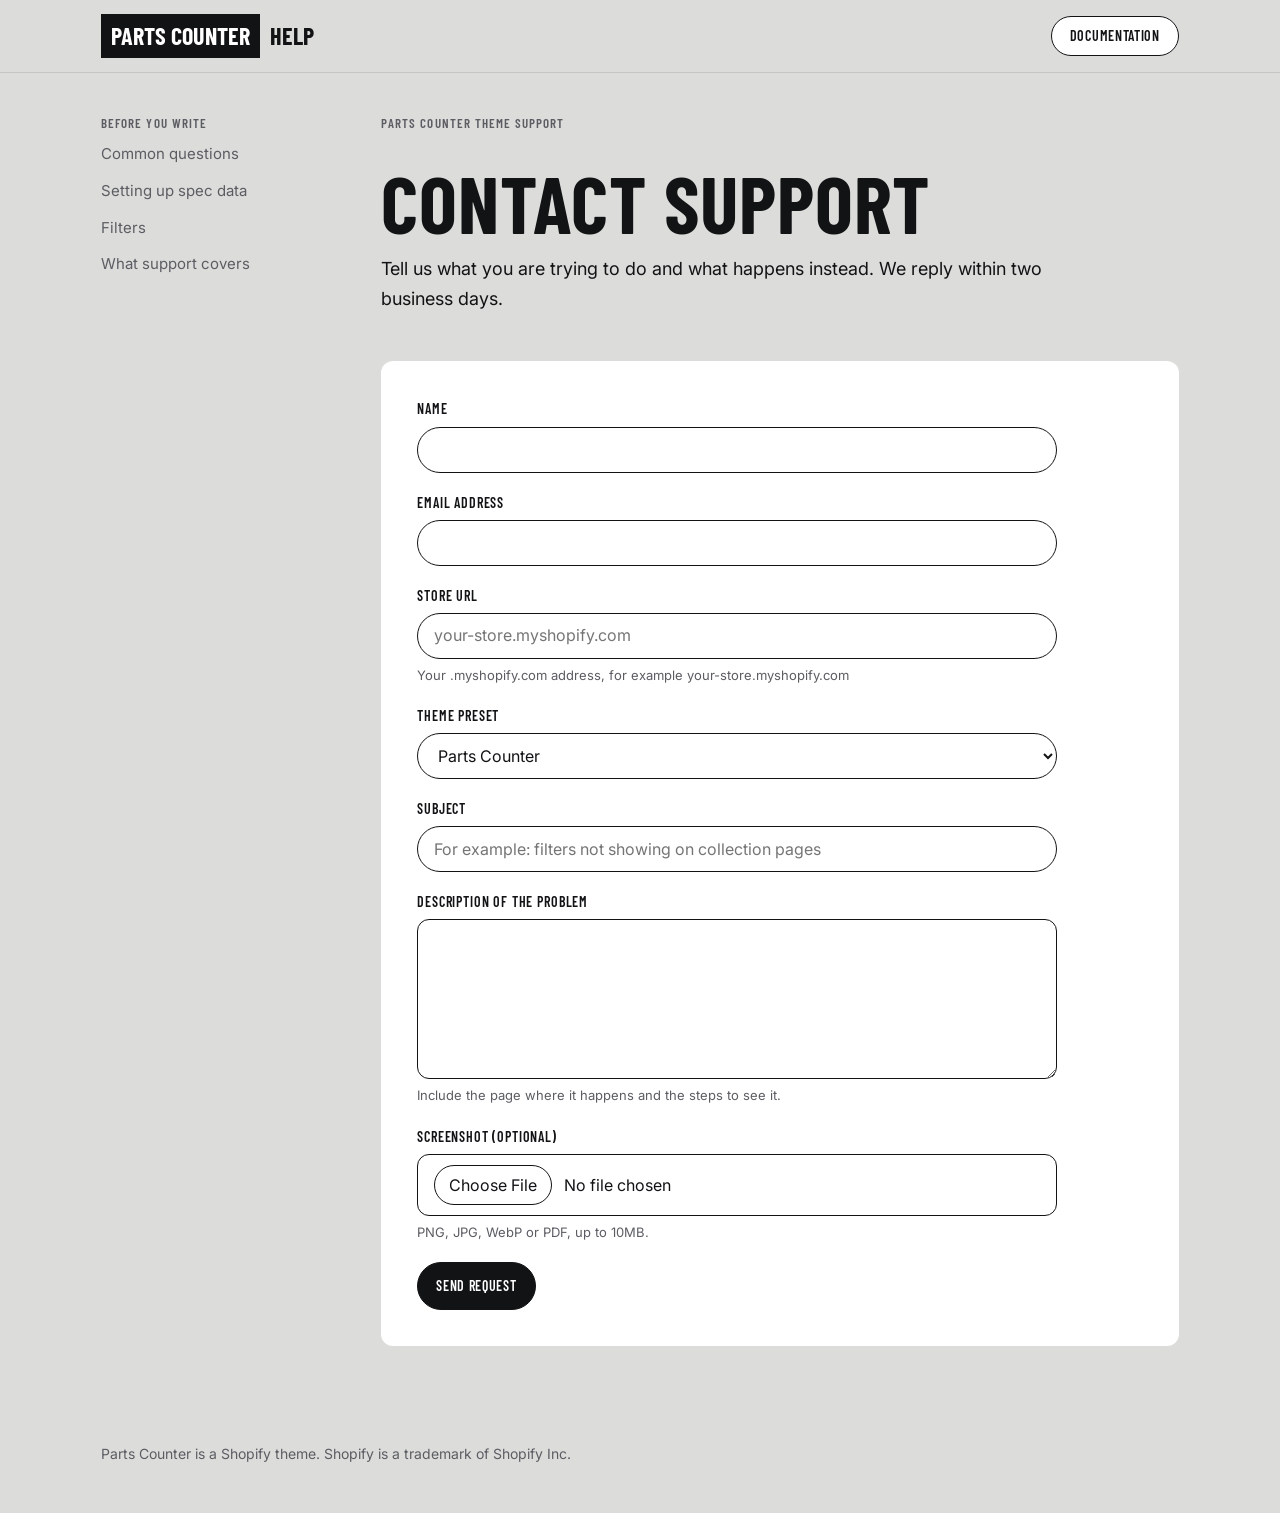
<file: support.html>
<!doctype html>
<html lang="en">
<head>
<meta charset="utf-8">
<meta name="viewport" content="width=device-width, initial-scale=1">
<title>Parts Counter theme support</title>
<meta name="description" content="Ask a question or report a problem with the Parts Counter Shopify theme. We reply within two business days.">
<link rel="preconnect" href="https://fonts.googleapis.com">
<link rel="preconnect" href="https://fonts.gstatic.com" crossorigin>
<link rel="stylesheet" href="https://fonts.googleapis.com/css2?family=Barlow+Condensed:wght@600;700&family=Inter:wght@400;600&family=Geist+Mono&display=swap">
<link rel="stylesheet" href="style.css">
</head>
<body>
<header class="top">
  <div class="top__inner">
    <a class="brand" href="index.html"><span>Parts Counter</span> Help</a>
    <a class="pill" href="index.html">Documentation</a>
  </div>
</header>

<div class="layout">
  <nav class="toc" aria-label="Before you write">
    <span class="label">Before you write</span>
    <a href="index.html#faq">Common questions</a>
    <a href="index.html#spec-data">Setting up spec data</a>
    <a href="index.html#collections">Filters</a>
    <a href="index.html#support">What support covers</a>
  </nav>

  <main class="content">
    <div class="hero">
      <p class="label">Parts Counter theme support</p>
      <h1>Contact support</h1>
      <p class="lede">Tell us what you are trying to do and what happens instead. We reply within two business days.</p>
    </div>

    <section class="doc">
      <!-- Sends to support@lewga.com through FormSubmit (no account; the first submission asks the inbox to confirm). -->
      <form action="https://formsubmit.co/support@lewga.com" method="POST" enctype="multipart/form-data" data-support-form>
        <input type="hidden" name="_subject" value="Parts Counter support request" data-subject>
        <input type="hidden" name="_template" value="table">
        <!-- Confirmation emailed to the address in the "email" field; needs FormSubmit's captcha left on -->
        <input type="hidden" name="_autoresponse" value="Thanks for contacting Parts Counter support. We have your request and will reply within two business days. A copy of what you sent is below.">
        <input type="hidden" name="_next" value="https://lewisgardner-lewga.github.io/parts-counter-help/thanks.html">
        <input type="hidden" name="_replyto" value="" data-reply-to>
        <input type="text" name="_honey" tabindex="-1" autocomplete="off" aria-hidden="true" style="position:absolute;left:-9999px">
        <div class="field">
          <label for="name">Name</label>
          <input id="name" name="name" type="text" autocomplete="name" required>
        </div>
        <div class="field">
          <label for="email">Email address</label>
          <input id="email" name="email" type="email" autocomplete="email" required>
        </div>
        <div class="field">
          <label for="store">Store URL</label>
          <input id="store" name="store_url" type="text" inputmode="url" placeholder="your-store.myshopify.com" aria-describedby="store-hint" required>
          <span id="store-hint" class="hint">Your .myshopify.com address, for example your-store.myshopify.com</span>
        </div>
        <div class="field">
          <label for="preset">Theme preset</label>
          <select id="preset" name="preset">
            <option>Parts Counter</option>
            <option>Hi Vis</option>
            <option>Field</option>
            <option>Not sure</option>
          </select>
        </div>
        <div class="field">
          <label for="subject">Subject</label>
          <input id="subject" name="subject" type="text" placeholder="For example: filters not showing on collection pages">
        </div>
        <div class="field">
          <label for="problem">Description of the problem</label>
          <textarea id="problem" name="problem" aria-describedby="problem-hint" required></textarea>
          <span id="problem-hint" class="hint">Include the page where it happens and the steps to see it.</span>
        </div>
        <div class="field">
          <label for="attachment">Screenshot (optional)</label>
          <input id="attachment" name="attachment" type="file" accept="image/png, image/jpeg, image/webp, application/pdf" aria-describedby="attachment-hint">
          <span id="attachment-hint" class="hint">PNG, JPG, WebP or PDF, up to 10MB.</span>
        </div>
        <button class="pill pill--solid" type="submit">Send request</button>
      </form>
    </section>
  </main>
</div>
<footer>Parts Counter is a Shopify theme. Shopify is a trademark of Shopify Inc.</footer>
<script>
  // Replies go straight back to the merchant, and their subject becomes the email subject
  document.querySelector('[data-support-form]').addEventListener('submit', function () {
    var subject = document.getElementById('subject').value.trim();
    document.querySelector('[data-reply-to]').value = document.getElementById('email').value;
    document.querySelector('[data-subject]').value = subject ? 'Parts Counter support: ' + subject : 'Parts Counter support request';
  });
</script>
</body>
</html>
</file>
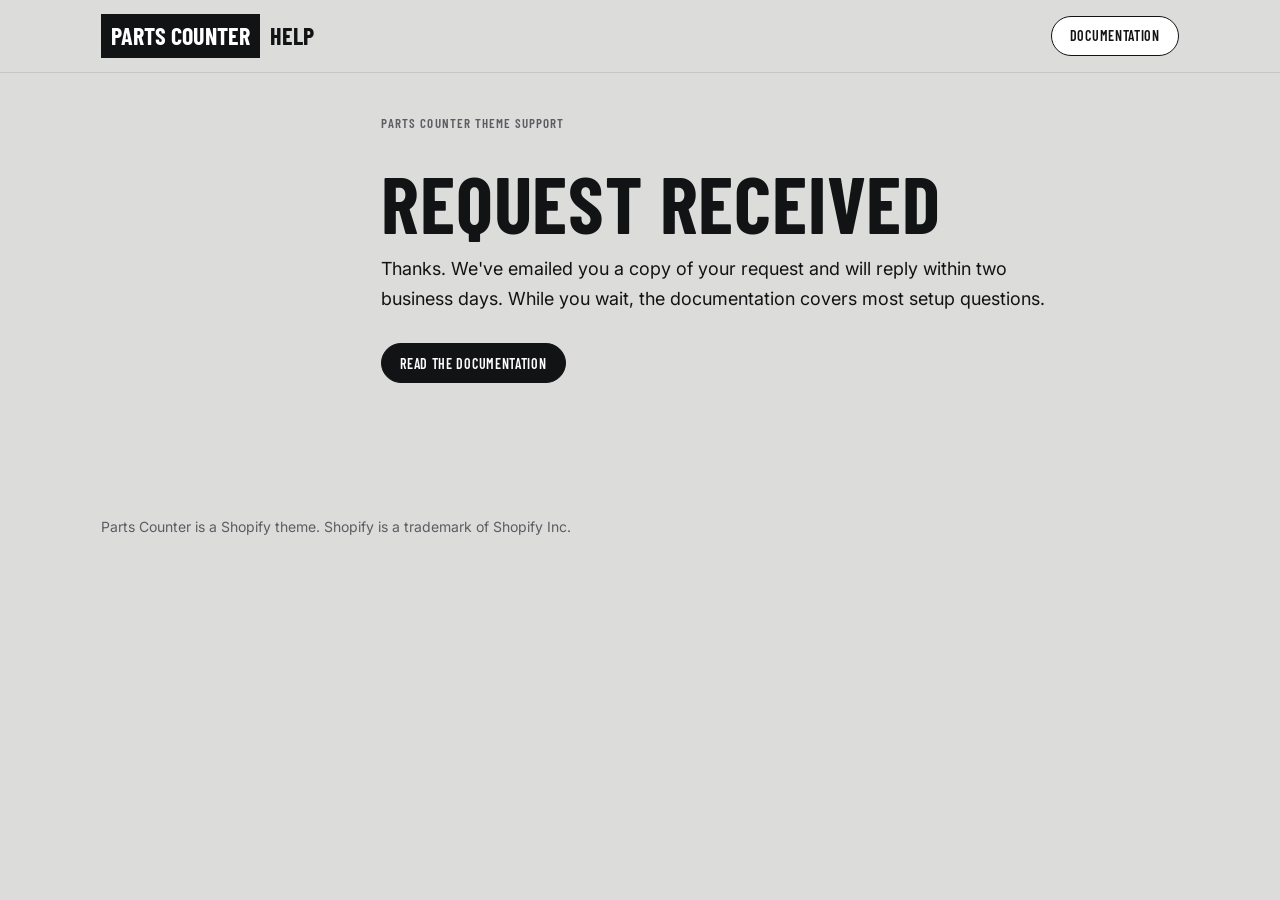
<file: thanks.html>
<!doctype html>
<html lang="en">
<head>
<meta charset="utf-8">
<meta name="viewport" content="width=device-width, initial-scale=1">
<title>Request received</title>
<meta name="robots" content="noindex">
<link rel="preconnect" href="https://fonts.googleapis.com">
<link rel="preconnect" href="https://fonts.gstatic.com" crossorigin>
<link rel="stylesheet" href="https://fonts.googleapis.com/css2?family=Barlow+Condensed:wght@600;700&family=Inter:wght@400;600&family=Geist+Mono&display=swap">
<link rel="stylesheet" href="style.css">
</head>
<body>
<header class="top">
  <div class="top__inner">
    <a class="brand" href="index.html"><span>Parts Counter</span> Help</a>
    <a class="pill" href="index.html">Documentation</a>
  </div>
</header>
<div class="layout">
  <span></span>
  <main class="content">
    <div class="hero">
      <p class="label">Parts Counter theme support</p>
      <h1>Request received</h1>
      <p class="lede">Thanks. We've emailed you a copy of your request and will reply within two business days. While you wait, the documentation covers most setup questions.</p>
      <p><a class="pill pill--solid" href="index.html">Read the documentation</a></p>
    </div>
  </main>
</div>
<footer>Parts Counter is a Shopify theme. Shopify is a trademark of Shopify Inc.</footer>
</body>
</html>
</file>
<file: style.css>
/* Parts Counter help site. Same type and palette as the theme's Parts Counter style. */
:root {
  --bg: #dcdcda;
  --panel: #ffffff;
  --ink: #121315;
  --muted: #5b5d63;
  --rule: #c6c6c2;
  --accent: #121315;
  --accent-ink: #ffffff;
  --code: #f1f1ef;
  --display: 'Barlow Condensed', 'Arial Narrow', sans-serif;
  --body: 'Inter', system-ui, -apple-system, 'Segoe UI', sans-serif;
  --mono: 'Geist Mono', ui-monospace, Menlo, monospace;
}
@media (prefers-color-scheme: dark) {
  :root { --bg: #141517; --panel: #1d1e21; --ink: #ececea; --muted: #9b9da4; --rule: #303236; --accent: #ececea; --accent-ink: #141517; --code: #26272a; color-scheme: dark; }
}
* { box-sizing: border-box; }
html { scroll-padding-top: 88px; }
body { margin: 0; background: var(--bg); color: var(--ink); font: 16px/1.65 var(--body); }
a { color: inherit; text-underline-offset: 0.2em; }
h1, h2, h3 { font-family: var(--display); font-weight: 700; text-transform: uppercase; line-height: 0.95; margin: 0; letter-spacing: 0.01em; text-wrap: balance; }
h1 { font-size: clamp(2.75rem, 2rem + 4vw, 5rem); }
h2 { font-size: clamp(1.75rem, 1.4rem + 1.4vw, 2.5rem); margin-block: 0 1rem; }
h3 { font-size: 1.25rem; margin-block: 1.75rem 0.5rem; }
p, ul, ol, table { margin-block: 0 1rem; }
code, kbd { font-family: var(--mono); font-size: 0.875em; background: var(--code); padding: 0.1em 0.35em; border-radius: 4px; }
pre { font-family: var(--mono); font-size: 0.875rem; background: var(--code); padding: 1rem; border-radius: 8px; overflow-x: auto; margin-block: 0 1rem; }
.label { font-family: var(--display); font-weight: 600; text-transform: uppercase; letter-spacing: 0.08em; font-size: 0.8125rem; color: var(--muted); }

.top { position: sticky; top: 0; z-index: 5; background: var(--bg); border-bottom: 1px solid var(--rule); }
.top__inner { max-width: 1180px; margin: 0 auto; padding: 14px max(16px, 4vw); display: flex; align-items: center; justify-content: space-between; gap: 16px; }
.brand { font-family: var(--display); font-weight: 700; font-size: 1.5rem; text-transform: uppercase; text-decoration: none; display: inline-flex; gap: 10px; align-items: center; }
.brand span { background: var(--accent); color: var(--accent-ink); padding: 2px 10px; }
.pill { display: inline-flex; align-items: center; min-height: 40px; padding: 0 18px; border: 1px solid var(--ink); border-radius: 999px; font-family: var(--display); font-weight: 600; text-transform: uppercase; letter-spacing: 0.05em; font-size: 0.875rem; text-decoration: none; background: var(--panel); }
.pill--solid { background: var(--accent); color: var(--accent-ink); border-color: var(--accent); }

.layout { max-width: 1180px; margin: 0 auto; padding: 40px max(16px, 4vw) 96px; display: grid; grid-template-columns: 15rem minmax(0, 1fr); gap: 40px; align-items: start; }
.toc { position: sticky; top: 88px; display: grid; gap: 4px; font-size: 0.9375rem; }
.toc a { text-decoration: none; color: var(--muted); padding: 4px 0; }
.toc a:hover { color: var(--ink); }
.content { display: grid; gap: 12px; min-width: 0; }
.hero { display: grid; gap: 14px; margin-bottom: 20px; }
.lede { font-size: 1.125rem; max-width: 62ch; }
section.doc { background: var(--panel); border-radius: 12px; padding: clamp(20px, 3vw, 36px); }
section.doc > :last-child { margin-bottom: 0; }
section.doc p, section.doc li { max-width: 72ch; }
table { border-collapse: collapse; width: 100%; font-size: 0.9375rem; }
th, td { text-align: left; padding: 8px 12px 8px 0; border-bottom: 1px solid var(--rule); vertical-align: top; }
th { font-family: var(--display); font-weight: 600; text-transform: uppercase; letter-spacing: 0.06em; font-size: 0.8125rem; color: var(--muted); }
.table-wrap { overflow-x: auto; }
.note { border-left: 3px solid var(--ink); padding-left: 14px; color: var(--muted); }
.sg-frame { display: block; width: 100%; min-height: 480px; border: 0; border-radius: 8px; margin-block: 0 1rem; }

form { display: grid; gap: 18px; max-width: 40rem; }
.field { display: grid; gap: 6px; }
label { font-family: var(--display); font-weight: 600; text-transform: uppercase; letter-spacing: 0.06em; font-size: 0.875rem; }
input, select, textarea { font: inherit; color: var(--ink); background: var(--panel); border: 1px solid var(--ink); border-radius: 999px; min-height: 46px; padding: 0 16px; width: 100%; }
textarea { border-radius: 12px; min-height: 10rem; padding: 12px 16px; resize: vertical; }
input[type=file] { border-radius: 12px; padding: 10px 16px; }
input[type=file]::file-selector-button { font: inherit; margin-inline-end: 12px; padding: 6px 14px; border: 1px solid var(--ink); border-radius: 999px; background: var(--panel); color: var(--ink); cursor: pointer; }
input:focus-visible, select:focus-visible, textarea:focus-visible, a:focus-visible, button:focus-visible { outline: 2px solid var(--ink); outline-offset: 2px; }
.hint { font-size: 0.8125rem; color: var(--muted); }
button.pill { cursor: pointer; justify-self: start; min-height: 48px; }
footer { max-width: 1180px; margin: 0 auto; padding: 0 max(16px, 4vw) 48px; color: var(--muted); font-size: 0.875rem; }

@media (max-width: 860px) {
  .layout { grid-template-columns: minmax(0, 1fr); gap: 24px; }
  .toc { position: static; grid-template-columns: repeat(2, minmax(0, 1fr)); column-gap: 20px; background: var(--panel); border-radius: 12px; padding: 16px; }
  .toc .label { grid-column: 1 / -1; margin-bottom: 4px; }
}
</file>
